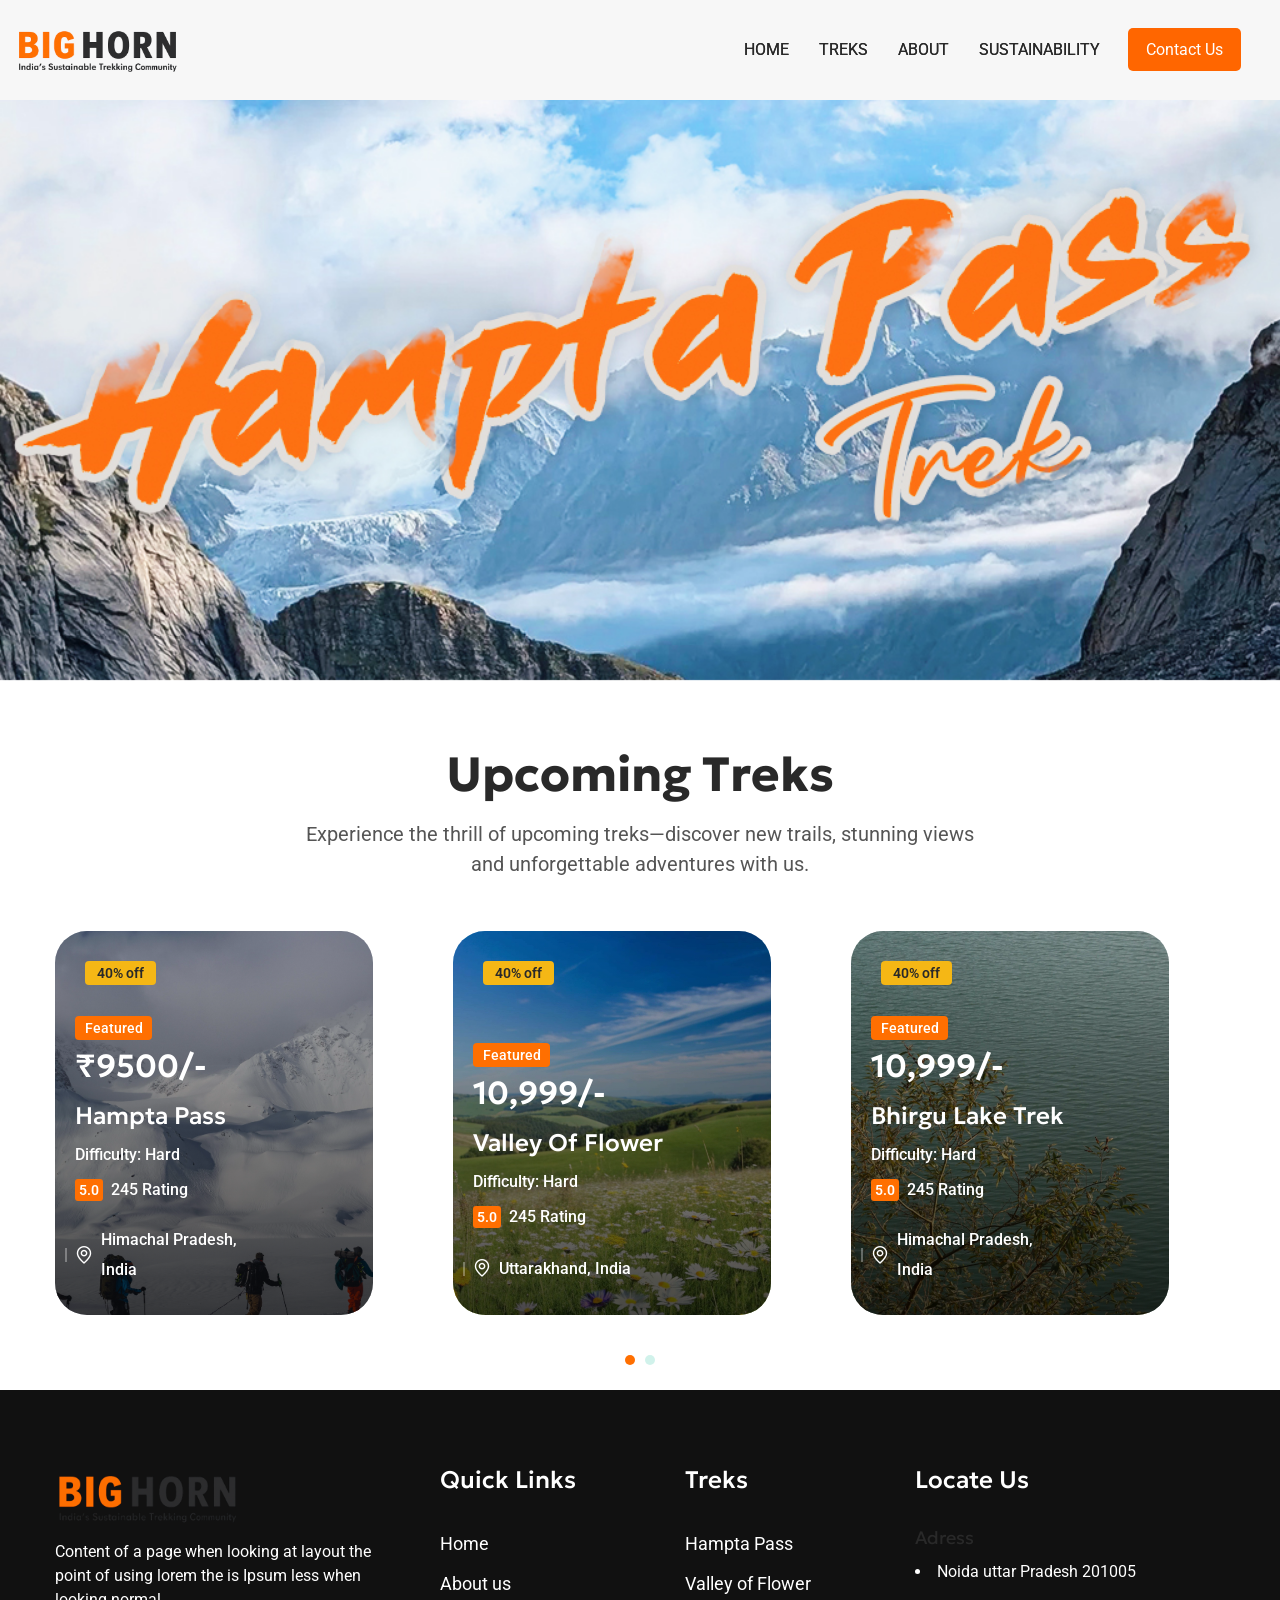
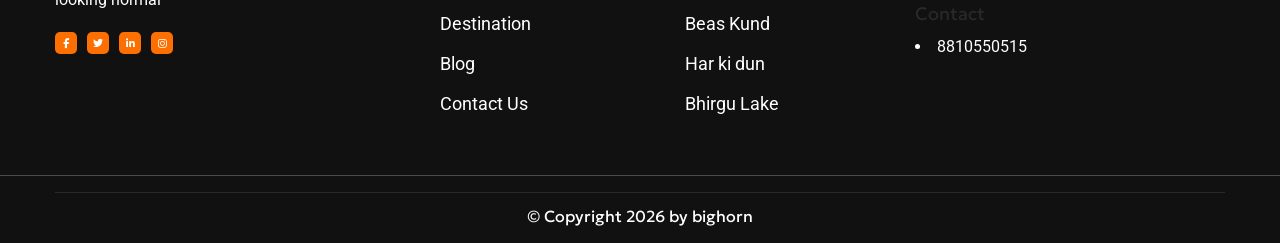
<file: activities.html>
<!DOCTYPE html>
<html lang="en">

<head>
    <meta charset="UTF-8">
    <meta name="viewport" content="width=device-width, initial-scale=1.0">
    <title>Activities</title>
    <!-- favicons Icons -->
    <link rel="apple-touch-icon" sizes="180x180" href="images/logo-1.png">
    <link rel="icon" type="image/png" sizes="32x32" href="images/logo-1.png">
    <link rel="icon" type="image/png" sizes="16x16" href="images/logo-1.png">
    <link rel="manifest" href="assets/images/logo-1.png">

    <!-- fonts -->
    <link rel="stylesheet" href="https://cdnjs.cloudflare.com/ajax/libs/font-awesome/6.5.1/css/all.min.css">

    <link rel="preconnect" href="https://fonts.googleapis.com">
    <link rel="preconnect" href="https://fonts.gstatic.com" crossorigin="">
    <link
        href="https://fonts.googleapis.com/css2?family=Caveat:wght@400..700&family=Geologica:wght@100..900&family=Roboto:ital,wght@0,100;0,300;0,400;0,500;0,700;0,900;1,100;1,300;1,400;1,500;1,700;1,900&display=swap"
        rel="stylesheet">
    <link rel="stylesheet" href="css/bootstrap.min.css">
    <link rel="stylesheet" href="css/bootstrap-select.min.css">
    <link rel="stylesheet" href="css/animate.min.css">
    <link rel="stylesheet" href="css/all.min.css">
    <link rel="stylesheet" href="css/jquery-ui.css">
    <link rel="stylesheet" href="css/jarallax.css">
    <link rel="stylesheet" href="css/jquery.magnific-popup.css">
    <link rel="stylesheet" href="css/daterangepicker.css">
    <link rel="stylesheet" href="css/style_1.css">
    <link rel="stylesheet" href="css/style.css">
    <link rel="stylesheet" href="css/slick.css">
    <link rel="stylesheet" href="css/owl.carousel.min.css">
    <link rel="stylesheet" href="css/owl.theme.default.min.css">

    <link rel="stylesheet" href="https://cdnjs.cloudflare.com/ajax/libs/font-awesome/6.4.0/css/all.min.css">

    <!-- template styles -->
    <link rel="stylesheet" href="css/bighorn.css">



    <style>
        .booking-form-wrapper {
            background: #fff;
            padding: 30px;
            border-radius: 15px;
            animation: fadeInUp 0.5s ease;
            height: 40vw;
        }

        .form-title {
            font-size: 24px;
            margin-bottom: 20px;
            text-align: center;
        }

        .form-group {
            margin-bottom: 5px;
        }

        label {
            font-weight: 600;
            margin-bottom: 6px;
            display: block;
        }

        input {
            width: 100%;
            padding: 10px;
            border: 1px solid #ccc;
            border-radius: 8px;
        }

        .qty-box {
            display: flex;
            align-items: center;
            gap: 10px;
        }

        .qty-btn {
            padding: 6px 12px;
            background: #eee;
            border: none;
            border-radius: 6px;
            cursor: pointer;
        }

        .qty-btn:hover {
            background: #ff6a00;
            color: white;
        }

        .form-summary {
            text-align: right;
            font-weight: bold;
        }

        .book-now-btn {
            background: #ff6a00;
            border: none;
            color: white;
            padding: 12px;
            width: 100%;
            border-radius: 10px;
            font-weight: bold;
            margin-top: 10px;
        }

        .book-now-btn:hover {
            background: #e35a00;
        }

        .form-footer {
            font-size: 12px;
            text-align: center;
            margin-top: 10px;
            color: #666;
        }
    </style>


</head>

<body class="custom-cursor">
    <!-- Preloader Icon -->
    <div class="page-wrapper">

        <header class="main-header main-header--two sticky-header sticky-header--normal ">
            <div class="container-fluid">
                <div class="main-header__inner">
                    <div class="main-header__logo">
                        <a href="index.html">
                            <img src="assets/logo.png" alt="Big Horn Logo" width="165">
                        </a>
                    </div>
                    <nav class="main-header__nav main-menu">
                        <ul class="main-menu__list">
                            <li>
                                <a href="index.html">Home</a>
                            </li>
                            <li class="dropdown">
                                <a href="#">Treks</a>
                                <ul class="sub-menu">
                                    <li class="dropdown">
                                        <a href="#">Upcoming Treks</a>
                                        <ul class="sub-menu">
                                            <li><a href="hampta-pass-trek.html">Hampta Pass Trek</a></li>
                                            <li><a href="valley-of-flower.html">Valley Of Flower</a></li>
                                            <li><a href="bhirgu-lake-trek.html">bhirgu lake trek</a></li>
                                            <li><a href="beas-kund.html">Beas Kund Trek</a></li>
                                            <li><a href="har-ki-kund.html">Har Ki Dun</a></li>
                                        </ul>
                                    </li>
                                    <li class="dropdown">
                                        <a href="tour.html">All Treks</a>
                                    </li>
                                </ul>
                            </li>
                            <li>
                                <a href="about.html">About</a>
                            </li>

                            <li>
                                <a href="sustainability.html">Sustainability</a>
                            </li>
                        </ul>
                    </nav>
                    <div class="main-header__right">
                        <div class="main-header__btn">
                            <a href="contact.html" class=""
                                style="background-color: #FF6600; color: white; padding: 12px 18px; border-radius: 5px; text-decoration: none;">
                                <span>Contact Us</span>
                            </a>
                        </div>

                        <div class="mobile-nav__btn mobile-nav__toggler">
                            <span></span>
                            <span></span>
                            <span></span>
                        </div>
                    </div>
                </div>
            </div>
        </header>

        <section class="hero-one" style="
        background-image: url('images/treks/Hampta-Pass-new.jpg');
        background-size: contain;
        background-position: center;
        background-repeat: no-repeat;
        width: 100%;
        aspect-ratio: 16/9;
        display: block;
        ">
        </section>
        <section class="tours-one">
            <div class="container">
                <div class="sec-title text-center">
                    <h3 class="sec-title__title">Upcoming Treks</h3>
                   
                    <p class="sec-title__text">Experience the thrill of upcoming treks—discover new
                        trails, stunning views <br> and unforgettable adventures with us.
                    </p>
                </div>
                <div class="tours-one__carousel bighorn-owl__carousel bighorn-owl__carousel--basic-nav owl-carousel"
                    data-owl-options='{
                        "loop": false,
                        "items": 1,
                        "nav": false,
                        "dots": true,
                        "margin": 24,
                        "responsive": {
                            "0": { "items": 1 },
                            "768": { "items": 2 },
                            "992": { "items": 2 },
                            "1200": { "items": 3 }
                        }
                    }'>
                    <div class="item" id="card">
                        <a href="hampta-pass-trek.html" style="text-decoration: none; color: inherit;">
                            <div class="tours-one__item">
                                <img src="images/treks/humta1.jpg" alt="bighorn">
                                <div class="tours-one__item__offer">40% off</div>
                                <div class="tours-one__item__content">
                                    <div class="tours-one__item__feature">Featured</div>
                                    <div class="tours-one__item__price">₹9500/-</div>
                                    <h3 class="tours-one__item__title">Hampta Pass</h3>
                                    <div class="tours-one__item__difficulty">Difficulty: Hard</div>
                                    <ul class="tours-one__item__meta list-unstyled">
                                        <li><span>5.0</span>245 Rating</li>

                                        <li><i class="flaticon-pin-1"></i>Himachal Pradesh, India</li>
                                    </ul>
                                </div>
                            </div>
                        </a>
                    </div>

                    <div class="item">
                        <a href="valley-of-flower.html" style="text-decoration: none; color: inherit;">
                            <div class="tours-one__item">
                                <img src="images/treks/flower2.jpg" alt="bighorn">
                                <div class="tours-one__item__offer">40% off</div>
                                <div class="tours-one__item__content">
                                    <div class="tours-one__item__feature">Featured</div>
                                    <div class="tours-one__item__price">10,999/-</div>
                                    <h3 class="tours-one__item__title">Valley Of Flower</h3>
                                    <div class="tours-one__item__difficulty">Difficulty: Hard</div>
                                    <ul class="tours-one__item__meta list-unstyled">
                                        <li><span>5.0</span>245 Rating</li>
                                        <li><i class="flaticon-pin-1"></i>Uttarakhand, India</li>
                                    </ul>
                                </div>
                            </div>
                        </a>
                    </div>

                    <div class="item">
                        <a href="bhirgu-lake-trek.html" style="text-decoration: none; color: inherit;">
                            <div class="tours-one__item">
                                <img src="images/treks/lake2.jpg" alt="bighorn">
                                <div class="tours-one__item__offer">40% off</div>
                                <div class="tours-one__item__content">
                                    <div class="tours-one__item__feature">Featured</div>
                                    <div class="tours-one__item__price">10,999/-</div>
                                    <h3 class="tours-one__item__title">Bhirgu Lake Trek</h3>
                                    <div class="tours-one__item__difficulty">Difficulty: Hard</div>
                                    <ul class="tours-one__item__meta list-unstyled">
                                        <li><span>5.0</span>245 Rating</li>
                                        <li><i class="flaticon-pin-1"></i>Himachal Pradesh, India</li>
                                    </ul>
                                </div>
                            </div>
                        </a>
                    </div>

                    <div class="item">
                        <a href="beas-kund.html" style="text-decoration: none; color: inherit;">
                            <div class="tours-one__item">
                                <img src="images/treks/lake1.jpg" alt="bighorn">
                                <div class="tours-one__item__offer">40% off</div>
                                <div class="tours-one__item__content">
                                    <div class="tours-one__item__feature">Featured</div>
                                    <div class="tours-one__item__price">7,950/-</div>
                                    <h3 class="tours-one__item__title">Beas Kund</h3>
                                    <div class="tours-one__item__difficulty">Difficulty: Hard</div>
                                    <ul class="tours-one__item__meta list-unstyled">
                                        <li><span>5.0</span>245 Rating</li>
                                        <li><i class="flaticon-pin-1"></i>Himachal Pradesh, India</li>
                                    </ul>
                                </div>
                            </div>
                        </a>
                    </div>

                    <div class="item">
                        <a href="har-ki-kund.html" style="text-decoration: none; color: inherit;">
                            <div class="tours-one__item">
                                <img src="images/treks/lake2.jpg" alt="bighorn">
                                <div class="tours-one__item__offer">40% off</div>
                                <div class="tours-one__item__content">
                                    <div class="tours-one__item__feature">Featured</div>
                                    <div class="tours-one__item__price">9,000/-</div>
                                    <h3 class="tours-one__item__title">Har ki Dun</h3>
                                    <div class="tours-one__item__difficulty">Difficulty: Hard</div>
                                    <ul class="tours-one__item__meta list-unstyled">
                                        <li><span>5.0</span>245 Rating</li>
                                        <li><i class="flaticon-pin-1"></i>Uttarakhand, India</li>
                                    </ul>
                                </div>
                            </div>
                        </a>
                    </div>
                    <!-- Place your .item blocks here -->

                </div>
            </div>
        </section>
    </div>



    <footer class="main-footer">
        <div class="container">
            <div class="row">
                <div class="col-md-6 col-xl-4 wow fadeInUp " data-wow-delay="00ms">
                    <div class="footer-widget footer-widget--about">
                        <a href="index.html" class="footer-widget__logo">
                            <img src="assets/logo.png" width="185" alt="bighorn HTML Template">
                        </a>
                        <p class="footer-widget__text">
                            Content of a page when looking at layout the<br> point of using lorem the is Ipsum less
                            when<br> looking normal
                        </p>
                        <div class="main-footer__social">
                            <a href="https://facebook.com">
                                <i class="fab fa-facebook-f" aria-hidden="true"></i>
                                <span class="sr-only">Facebook</span>
                            </a>
                            <a href="https://twitter.com">
                                <i class="fab fa-twitter" aria-hidden="true"></i>
                                <span class="sr-only">Twitter</span>
                            </a>
                            <a href="https://linkedin.com">
                                <i class="fab fa-linkedin-in" aria-hidden="true"></i>
                                <span class="sr-only">Linkedin</span>
                            </a>
                            <a href="https://instagram.com">
                                <i class="fab fa-instagram" aria-hidden="true"></i>
                                <span class="sr-only">Instagram</span>
                            </a>
                        </div><!-- /.main-footer__social -->
                    </div><!-- /.footer-widget -->
                </div><!-- /.col-md-6 -->
                <div class="col-md-6 col-xl-2 wow fadeInUp" data-wow-delay="100ms">
                    <div class="footer-widget footer-widget--links">
                        <h2 class="footer-widget__title">Quick Links</h2><!-- /.footer-widget__title -->
                        <ul class="list-unstyled footer-widget__links">
                            <li><a href="index.html">Home</a></li>
                            <li><a href="about.html">About us</a></li>
                            <li><a href="destination.html">Destination</a></li>
                            <li><a href="blog-grid-right.html">Blog</a></li>
                            <li><a href="contact.html">Contact Us</a></li>
                        </ul><!-- /.list-unstyled footer-widget__links -->
                    </div><!-- /.footer-widget -->
                </div><!-- /.col-md-6 -->
                <div class="col-md-6 col-xl-2 wow fadeInUp" data-wow-delay="200ms">
                    <div class="footer-widget footer-widget--links-two">
                        <h2 class="footer-widget__title">Treks</h2><!-- /.footer-widget__title -->
                        <ul class="list-unstyled footer-widget__links">
                            <li><a href="hampta-pass-trek.html">Hampta Pass</a></li>
                            <li><a href="valley-of-flower.html">Valley of Flower</a></li>
                            <li><a href="beas-kund.html"> Beas Kund</a></li>
                            <li><a href="har-ki-kund.html">Har ki dun</a></li>
                            <li><a href="bhirgu-lake-trek.html">Bhirgu Lake</a></li>
                        </ul><!-- /.list-unstyled footer-widget__links -->
                    </div><!-- /.footer-widget -->
                </div><!-- /.col-md-6 -->
                <div class="col-md-6 col-xl-4 wow fadeInUp" data-wow-delay="300ms">
                    <div class="footer-widget footer-widget--gallery">
                        <h2 class="footer-widget__title">Locate Us</h2><!-- /.footer-widget__title -->
                        <div class="footer-widget__gallery">
                            <div class="uper">
                                <h5 style="font-weight: 400; font-size: 18px ;"> Adress </h5>
                                <li>Noida uttar Pradesh 201005</li>
                            </div><!-- /.image-item -->
                            <div class="lower">

                                <h5 style="font-weight: 400; font-size: 18px;">Contact</h5>
                                <li>8810550515</li>
                            </div>
                        </div>
                    </div><!-- /.footer-widget -->
                </div><!-- /.col-md-6 -->
            </div><!-- /.row -->
        </div><!-- /.container -->
        <hr>
        <div class="main-footer__bottom  wow fadeInUp" data-wow-delay="00ms">
            <div class="container">
                <div class="main-footer__bottom__inner">
                    <p class="main-footer__copyright">
                        © Copyright <span class="dynamic-year"></span> by bighorn
                    </p>
                </div><!-- /.main-footer__inner -->
            </div><!-- /.container -->
        </div><!-- /.main-footer__bottom -->
    </footer><!-- /.main-footer -->



    <div class="mobile-nav__wrapper">
        <div class="mobile-nav__content">
            <span class="mobile-nav__close mobile-nav__toggler"><i class="fa fa-times"></i></span>

            <div class="logo-box">
                <a href="index.html" aria-label="logo image"><img src="assets/logo.png" width="145" alt="bighorn"></a>
            </div>
            <div class="mobile-nav__container"></div>
            <a href="contact.html"
                style="background-color: #FF6600; color: white; padding: 12px; border-radius: 5px; text-decoration: none; display: block; width: 100%; text-align: center; margin-top: 15px;">
                <span>Contact Us</span>
            </a>
            <ul class="mobile-nav__contact list-unstyled">
                <li>
                    <i class="fa fa-envelope"></i>
                    <a href="mailto:needhelp@bighorn.com">needhelp@bighorn.com</a>
                </li>
                <li>
                    <i class="fa fa-phone-alt"></i>
                    <a href="tel:666-888-0000">666 888 0000</a>
                </li>
            </ul>
        </div>
    </div>


    <script src="js/jquery-3.7.1.min.js"></script>
    <script src="js/bootstrap.bundle.min.js"></script>
    <script src="js/bootstrap-select.min.js"></script>
    <script src="js/jarallax.min.js"></script>
    <script src="js/jquery-ui.js"></script>
    <script src="js/jquery.ajaxchimp.min.js"></script>
    <script src="js/jquery.appear.min.js"></script>
    <script src="js/jquery.magnific-popup.min.js"></script>
    <script src="js/jquery.validate.min.js"></script>
    <script src="js/wNumb.min.js"></script>
    <script src="js/moment.min.js"></script>
    <script src="js/daterangepicker.js"></script>
    <script src="js/owl.carousel.min.js"></script>
    <script src="js/wow.js"></script>
    <script src="js/imagesloaded.min.js"></script>
    <script src="js/isotope.js"></script>
    <script src="js/simpleParallax.min.js"></script>
    <script src="js/slick.min.js"></script>
    <script src="js/countdown.min.js"></script>
    <script src="js/gsap.js"></script>
    <script src="js/scrolltrigger.min.js"></script>
    <script src="js/splittext.min.js"></script>
    <script src="js/bighorn-split.js"></script>
    <script src="js/bighorn.js"></script>



    <script>
        const pricePerAdult = 9500;
        const adultsInput = document.getElementById('adults');
        const totalPrice = document.getElementById('totalPrice');

        function updatePrice() {
            const qty = parseInt(adultsInput.value) || 1;
            totalPrice.textContent = `₹${qty * pricePerAdult}`;
        }

        function changeQty(change) {
            let current = parseInt(adultsInput.value);
            current = isNaN(current) ? 1 : current + change;
            if (current < 1) current = 1;
            adultsInput.value = current;
            updatePrice();
        }

        adultsInput.addEventListener('input', updatePrice);
        document.getElementById('trekBookingForm').addEventListener('submit', function (e) {
            e.preventDefault();
            alert("🎉 Booking successful!");
        });
    </script>
</body>

</html>
</file>
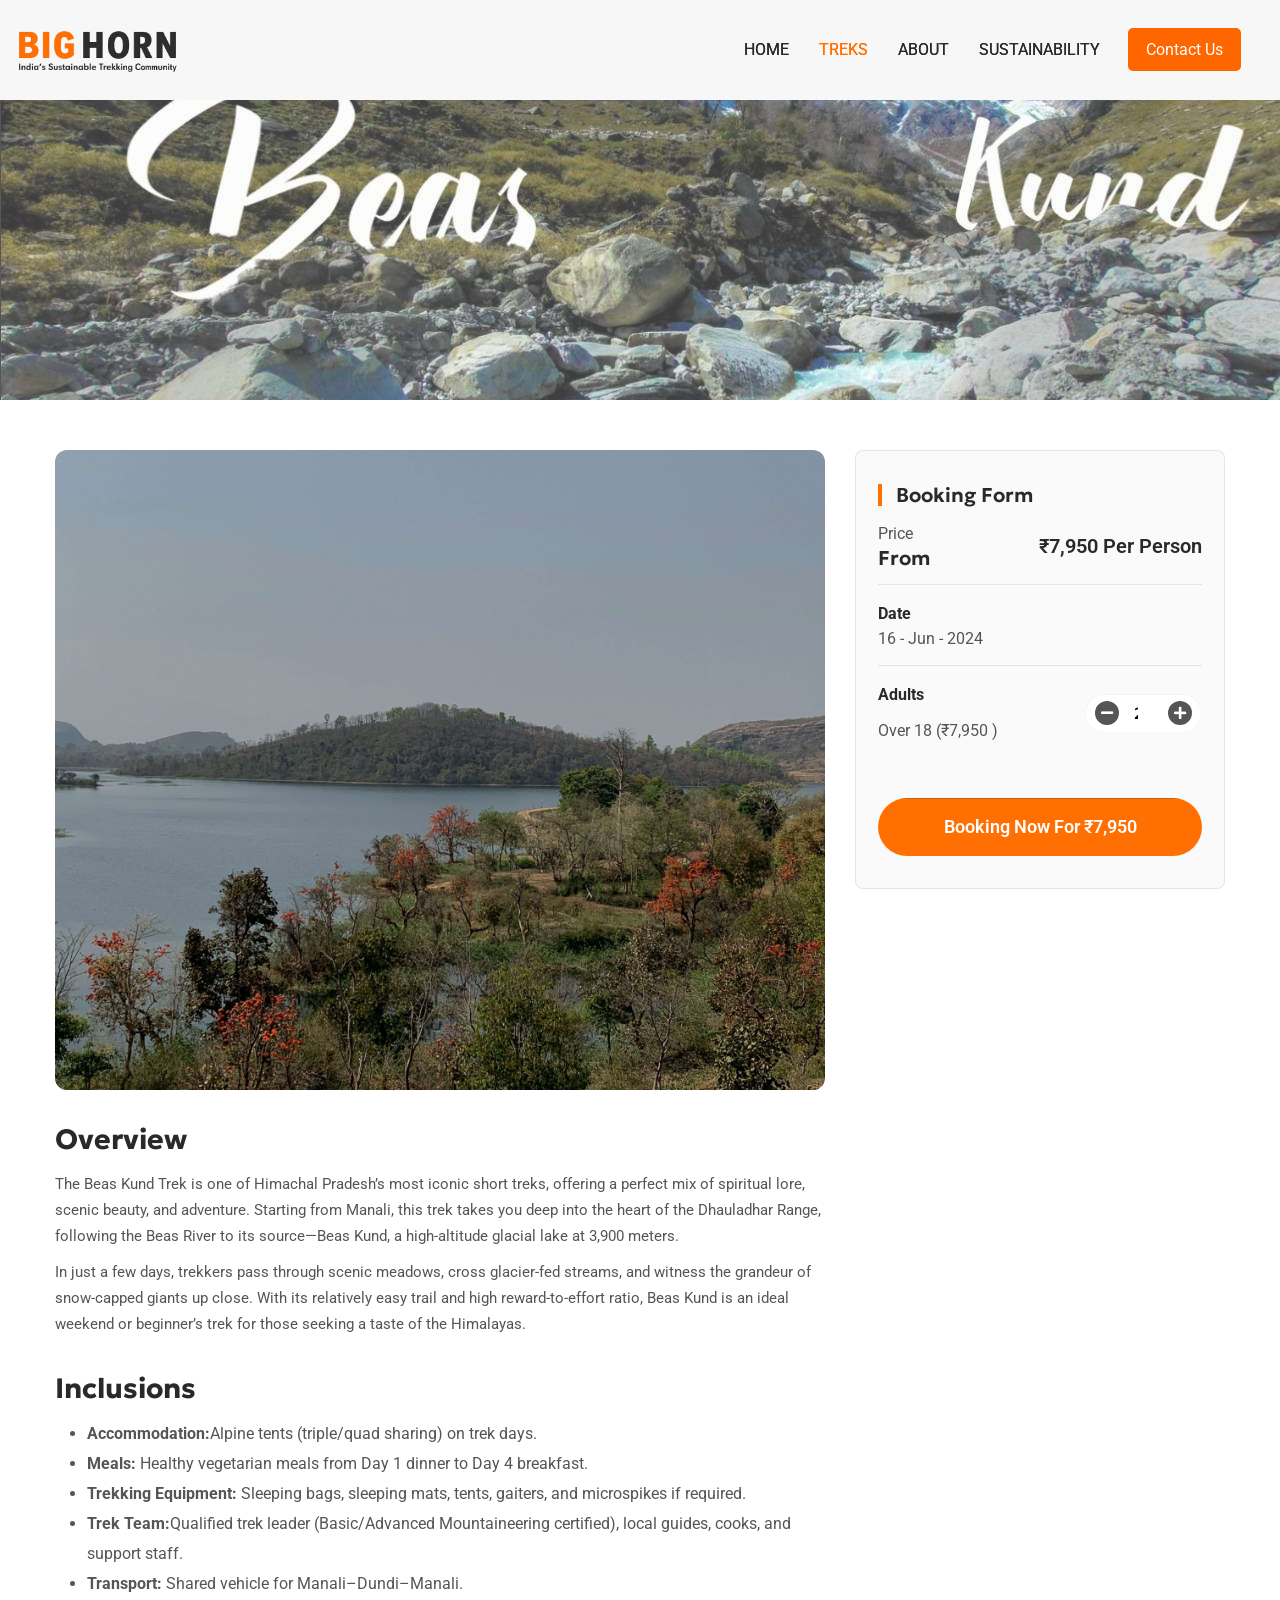
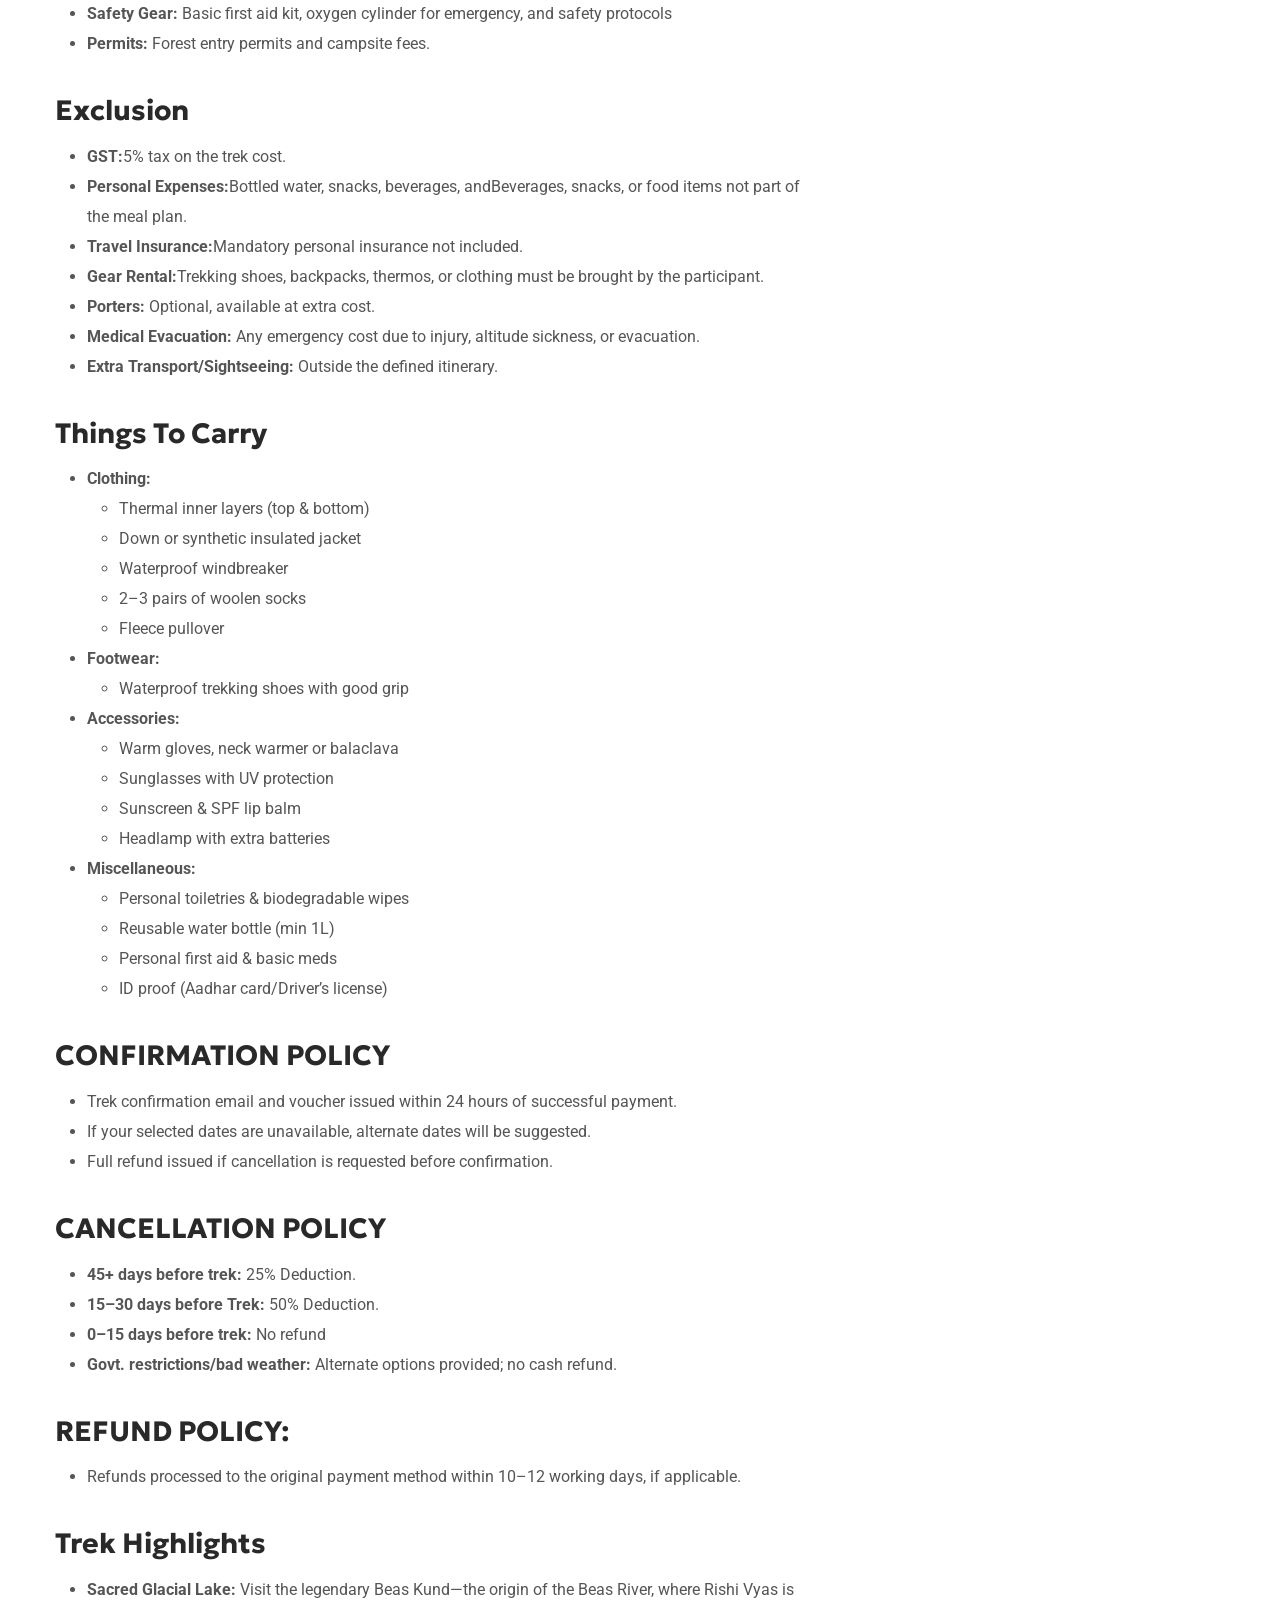
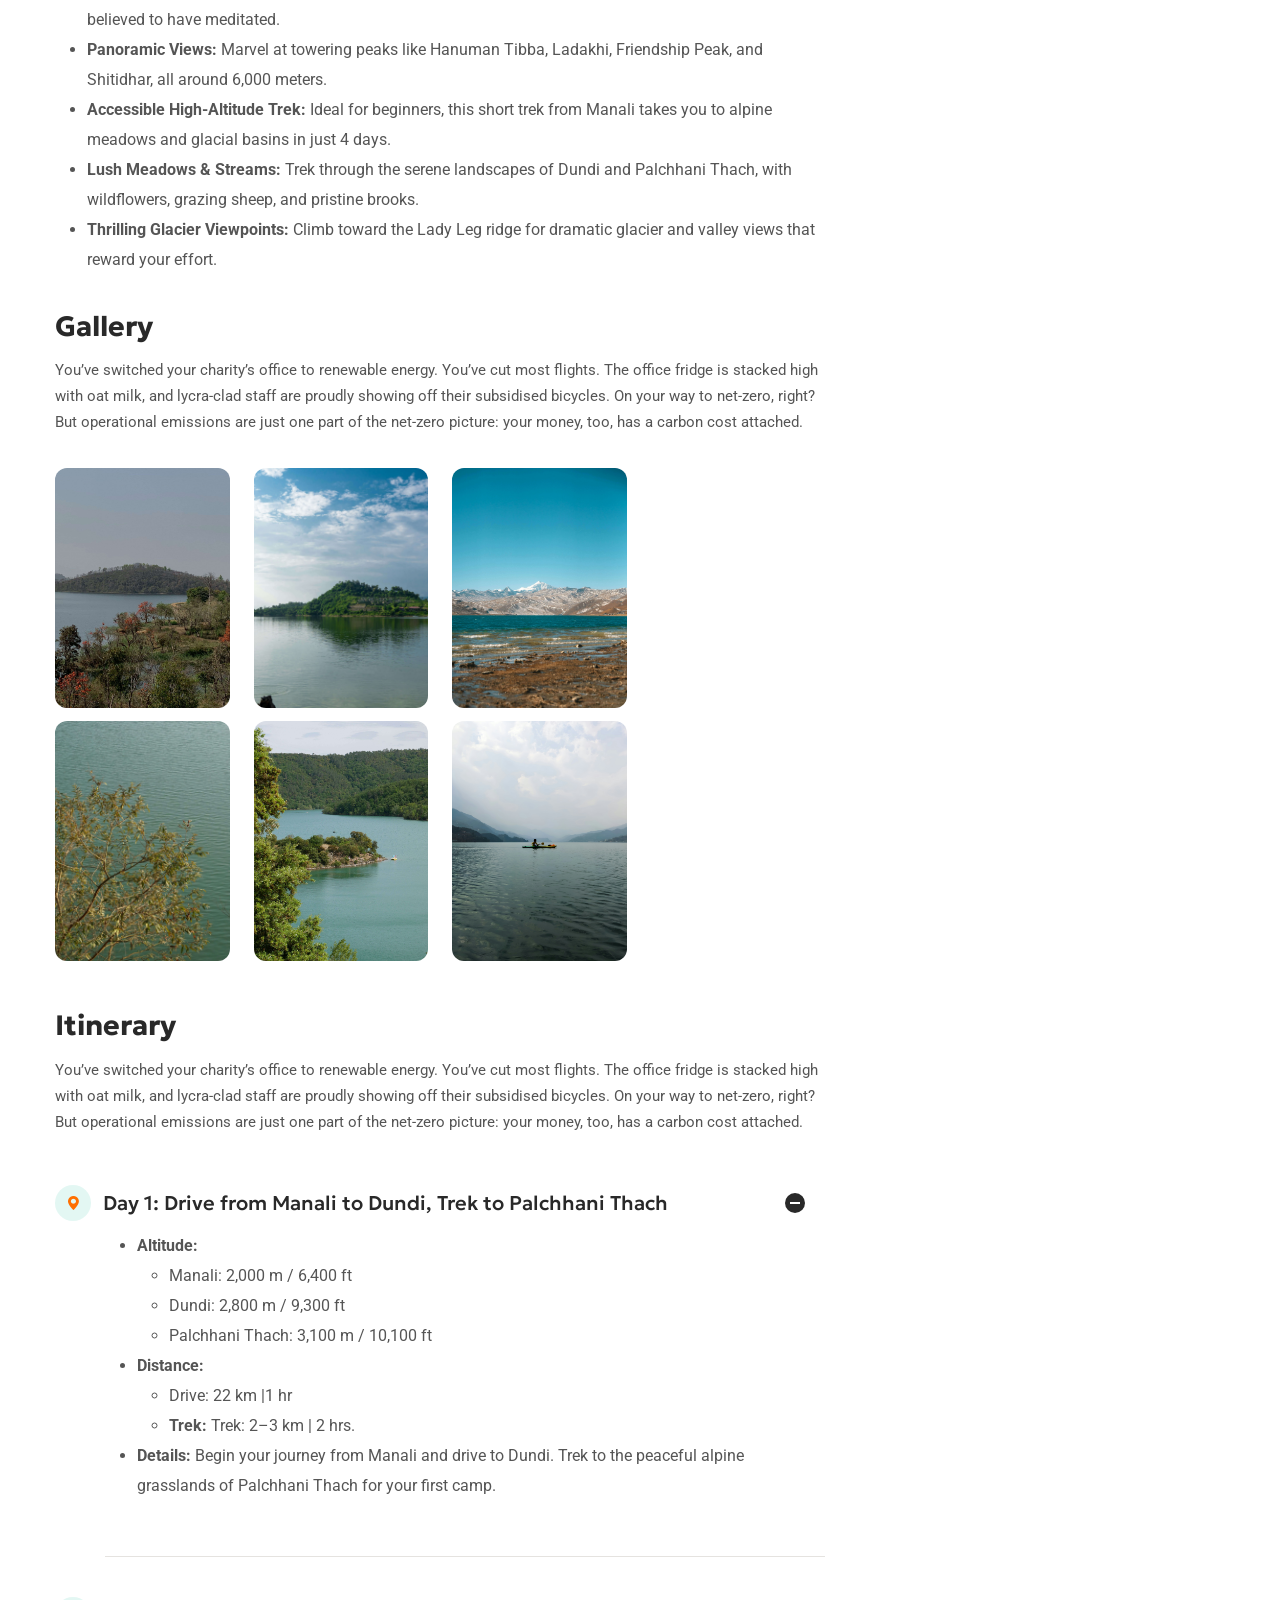
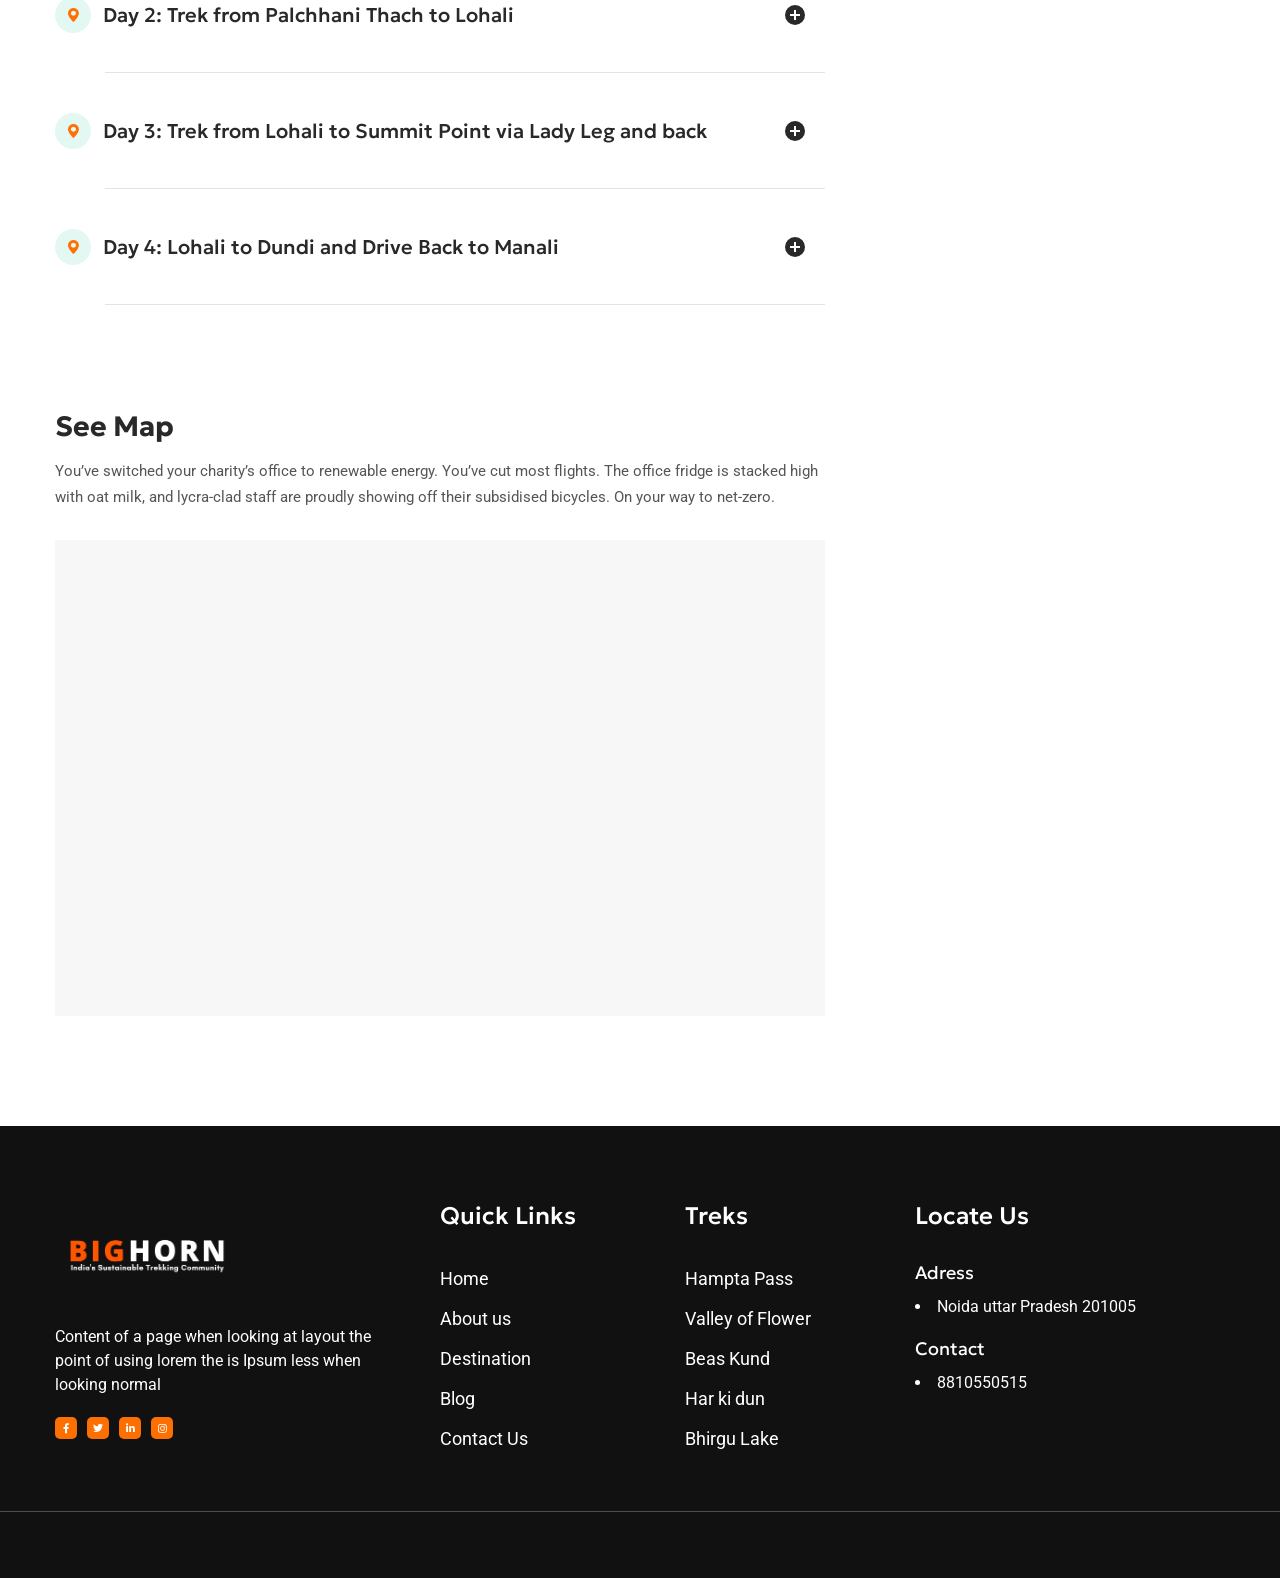
<file: beas-kund.html>
<!DOCTYPE html>
<html lang="en">

<head>
	<meta charset="UTF-8">
	<meta name="viewport" content="width=device-width, initial-scale=1.0">
	<title>Beas Kund || Big horn</title>
	<!-- favicons Icons -->
	<link rel="apple-touch-icon" sizes="180x180" href="images/apple-touch-icon.png">
	<link rel="icon" type="image/png" sizes="32x32" href="images/favicon-32x32.png">
	<link rel="icon" type="image/png" sizes="16x16" href="images/favicon-16x16.png">
	<link rel="manifest" href="assets/images/favicons/site.webmanifest">

	<!-- fonts -->
	<link rel="preconnect" href="https://fonts.googleapis.com">
	<link rel="preconnect" href="https://fonts.gstatic.com" crossorigin="">
	<link
		href="https://fonts.googleapis.com/css2?family=Caveat:wght@400..700&family=Geologica:wght@100..900&family=Roboto:ital,wght@0,100;0,300;0,400;0,500;0,700;0,900;1,100;1,300;1,400;1,500;1,700;1,900&display=swap"
		rel="stylesheet">
	<link rel="stylesheet" href="css/bootstrap.min.css">
	<link rel="stylesheet" href="css/bootstrap-select.min.css">
	<link rel="stylesheet" href="css/animate.min.css">
	<link rel="stylesheet" href="css/all.min.css">
	<link rel="stylesheet" href="css/jquery-ui.css">
	<link rel="stylesheet" href="css/jarallax.css">
	<link rel="stylesheet" href="css/jquery.magnific-popup.css">
	<link rel="stylesheet" href="css/daterangepicker.css">
	<link rel="stylesheet" href="css/style_1.css">
	<link rel="stylesheet" href="css/style.css">
	<link rel="stylesheet" href="css/slick.css">
	<link rel="stylesheet" href="css/owl.carousel.min.css">
	<link rel="stylesheet" href="css/owl.theme.default.min.css">

	<!-- template styles -->
	<link rel="stylesheet" href="css/bighorn.css">

</head>

<body class="custom-cursor">
	<!-- Preloader Icon -->
	<div class="page-wrapper">

	  <header class="main-header main-header--two sticky-header sticky-header--normal ">
            <div class="container-fluid">
                <div class="main-header__inner">
                    <div class="main-header__logo">
                        <a href="index.html">
                            <img src="assets/logo.png" alt="Big Horn Logo" width="165">
                        </a>
                    </div>
                    <nav class="main-header__nav main-menu">
                        <ul class="main-menu__list">
                            <li>
                                <a href="index.html">Home</a>
                            </li>
                            <li class="dropdown">
                                <a href="#">Treks</a>
                                <ul class="sub-menu">
                                    <li class="dropdown">
                                        <a href="#">Upcoming Treks</a>
                                        <ul class="sub-menu">
                                            <li><a href="hampta-pass-trek.html">Hampta Pass Trek</a></li>
                                            <li><a href="valley-of-flower.html">Valley Of Flower</a></li>
                                            <li><a href="bhirgu-lake-trek.html">bhirgu lake trek</a></li>
                                            <li><a href="beas-kund.html">Beas Kund Trek</a></li>
                                            <li><a href="har-ki-kund.html">Har Ki Dun</a></li>
                                        </ul>
                                    </li>
                                    <li class="dropdown">
                                        <a href="tour.html">All Treks</a>
                                    </li>
                                </ul>
                            </li>
                            <li>
                                <a href="about.html">About</a>
                            </li>

                            <li>
                                <a href="sustainability.html">Sustainability</a>
                            </li>
                        </ul>
                    </nav>
                    <div class="main-header__right">
                        <div class="main-header__btn">
                            <a href="contact.html" class=""
                                style="background-color: #FF6600; color: white; padding: 12px 18px; border-radius: 5px; text-decoration: none;">
                                <span>Contact Us</span>
                            </a>
                        </div>

                        <div class="mobile-nav__btn mobile-nav__toggler">
                            <span></span>
                            <span></span>
                            <span></span>
                        </div>
                    </div>
                </div>
            </div>
        </header>

		<section class="page-header">
			<div class="page-header__beas">
				
			</div><!-- /.page-header__bg -->
		</section><!-- /.page-header -->

		<section class="tours-details">
			<div class="container">
				<div class="row gutter-y-60">
					<div class="col-lg-8 wow fadeInUp" data-wow-delay="100ms">
						<div class="tours-details__image">
							<img src="images/treks/lake1.jpg" alt="bighorn">
						</div><!-- tours-details__image -->
						<div class="tours-details__content">
							<h3 class="tours-details__title">Overview</h3>
							<p class="tours-details__text">
								The Beas Kund Trek is one of Himachal Pradesh’s most iconic short treks, offering a
								perfect mix of spiritual lore, scenic beauty, and adventure. Starting from Manali, this
								trek takes you deep into the heart of the Dhauladhar Range, following the Beas River to
								its source—Beas Kund, a high-altitude glacial lake at 3,900 meters.
							</p>
							<p class="tours-details__text">
								In just a few days, trekkers pass through scenic meadows, cross glacier-fed streams, and
								witness the grandeur of snow-capped giants up close. With its relatively easy trail and
								high reward-to-effort ratio, Beas Kund is an ideal weekend or beginner’s trek for those
								seeking a taste of the Himalayas.
							</p>


							<h3 class="tours-details__title mt35">Inclusions</h3>
							<p class="tours-details__text">
							<ul>
								<li><b>Accommodation:</b>Alpine tents (triple/quad sharing) on trek days.

								</li>
								<li> <b>Meals:</b> Healthy vegetarian meals from Day 1 dinner to Day 4 breakfast.</li>

								<li><b>Trekking Equipment: </b>Sleeping bags, sleeping mats, tents, gaiters, and
									microspikes if required.</li>

								<li><b>Trek Team:</b>Qualified trek leader (Basic/Advanced Mountaineering certified),
									local guides, cooks, and support staff.</li>

								<li><b>Transport:</b>
									Shared vehicle for Manali–Dundi–Manali.</li>
								<li><b>Safety Gear:</b>
									Basic first aid kit, oxygen cylinder for emergency, and safety protocols</li>
								<li><b>Permits:</b>
									Forest entry permits and campsite fees.</li>
							</ul>
							</p>
							<h3 class="tours-details__title mt35">Exclusion</h3>
							<p class="tours-details__text">
							<ul>
								<li><b> GST:</b>5% tax on the trek cost.</li>
								<li><b>Personal Expenses:</b>Bottled water, snacks, beverages, andBeverages, snacks, or
									food items not part of the meal plan.</li>
								<li> <b>Travel Insurance:</b>Mandatory personal insurance not included.
								</li>

								<li><b>Gear Rental:</b>Trekking shoes, backpacks, thermos, or clothing must be brought
									by the participant.
								</li>
								<li><b>Porters: </b>Optional, available at extra cost.</li>
								<li><b>Medical Evacuation:</b>
									Any emergency cost due to injury, altitude sickness, or evacuation.</li>
								<li><b>Extra Transport/Sightseeing:</b>
									Outside the defined itinerary.</li>
							</ul>
							</p>
							<h3 class="tours-details__title mt35">Things To Carry </h3>
							<p class="tours-details__text">
							<ul>
								<li><b>Clothing:</b>
									<ul>
										<li>Thermal inner layers (top & bottom)</li>
										<li>Down or synthetic insulated jacket</li>
										<li>Waterproof windbreaker</li>
										<li>2–3 pairs of woolen socks
										</li>
										<li>Fleece pullover</li>
									</ul>
								</li>
								<li><b>Footwear:</b>
									<ul>
										<li>Waterproof trekking shoes with good grip</li>


									</ul>
								</li>
								<li><b>Accessories:</b>
									<ul>
										<li>Warm gloves, neck warmer or balaclava
										</li>
										<li>Sunglasses with UV protection</li>
										<li>Sunscreen & SPF lip balm</li>
										<li>Headlamp with extra batteries
										</li>
									</ul>
								</li>
								<li><b>Miscellaneous:</b>
									<ul>
										<li>Personal toiletries & biodegradable wipes
										</li>
										<li>Reusable water bottle (min 1L)</li>
										<li>Personal first aid & basic meds</li>
										<li>ID proof (Aadhar card/Driver’s license)</li>
									</ul>
								</li>





							</ul>
							</p>
							<h3 class="tours-details__title mt35">CONFIRMATION POLICY </h3>
							<p class="tours-details__text">
							<ul>
								<li>Trek confirmation email and voucher issued within 24 hours of successful payment.
								</li>
								<li>If your selected dates are unavailable, alternate dates will be suggested.</li>
								<li> Full refund issued if cancellation is requested before confirmation.</li>



							</ul>
							</p>
							<h3 class="tours-details__title mt35">CANCELLATION POLICY </h3>
							<p class="tours-details__text">
							<ul>
								<li><b>45+ days before trek:</b> 25% Deduction.</li>
								<li><b> 15–30 days before Trek:</b> 50% Deduction.</li>
								<li><b> 0–15 days before trek:</b> No refund
								</li>
								<li><b> Govt. restrictions/bad weather:</b> Alternate options provided; no cash refund.
								</li>
							</ul>
							</p>
							<h3 class="tours-details__title mt35">REFUND POLICY: </h3>
							<p class="tours-details__text">
								<ul><li>Refunds processed to the original payment method within 10–12 working days, if
								applicable.</b></li></ul>
								 
							</p>


							<!-- <div class="row">
								<div class="col-xl-4 col-md-6">
									<ul class="tours-details__list">
										<li> Breakfast, lunch, and dinner.</li>
										<li><i class="flaticon-check"></i>Breakfast, lunch, and dinner.</li>
										<li><i class="flaticon-check"></i>Breakfast, lunch, and dinner.</li>
										<li><i class="flaticon-check"></i>Breakfast, lunch, and dinner.</li>
									</ul>
								</div>
								<div class="col-xl-4 col-md-6">
									<ul class="tours-details__list">
										<li><i class="flaticon-close"></i>Professional tour guide</li>
										<li><i class="flaticon-close"></i>Breakfast, lunch, and dinner.</li>
										<li><i class="flaticon-close"></i>Breakfast, lunch, and dinner.</li>
										<li><i class="flaticon-close"></i>Breakfast, lunch, and dinner.</li>
									</ul>
								</div>
								<div class="col-xl-4">
								</div>
							</div> -->
							<h3 class="tours-details__title mt35">Trek Highlights</h3>

							<p class="tours-details__text">
							<ul>
								<li><b>Sacred Glacial Lake:</b> Visit the legendary Beas Kund—the origin of the Beas
									River, where Rishi Vyas is believed to have meditated.</li>

								<li><b>Panoramic Views:</b> Marvel at towering peaks like Hanuman Tibba, Ladakhi,
									Friendship Peak, and Shitidhar, all around 6,000 meters.</li>

								<li><b>Accessible High-Altitude Trek:</b> Ideal for beginners, this short trek from
									Manali takes you to alpine meadows and glacial basins in just 4 days.</li>

								<li><b>Lush Meadows & Streams:</b> Trek through the serene landscapes of Dundi and
									Palchhani Thach, with wildflowers, grazing sheep, and pristine brooks.</li>
								<li><b>Thrilling Glacier Viewpoints:</b>
									Climb toward the Lady Leg ridge for dramatic glacier and valley views that reward
									your effort.</li>
							</ul>
							</p>

						</div><!-- tours-details__content -->
						<h3 class="tours-details__title mt35">Gallery</h3>
						<p class="tours-details__text">
							You’ve switched your charity’s office to renewable energy. You’ve cut most flights. The
							office fridge is stacked high with
							oat milk, and lycra-clad staff are proudly showing off their subsidised bicycles. On your
							way to net-zero, right? But
							operational emissions are just one part of the net-zero picture: your money, too, has a
							carbon cost attached.
						</p>
						<div class="row gutter-x-24">
							<div class="col-xl-3 col-md-6">
								<div class="tours-details__gallery">
									<img src="images/treks/lake1.jpg" height="240rem" alt="bighorn">
								</div>
								<div class="tours-details__gallery">
									<img src="images/treks/lake2.jpg" height="240rem" alt="bighorn">
								</div>
							</div>
							<div class="col-xl-3 col-md-6">
								<div class="tours-details__gallery">
									<img src="images/treks/lake3.jpg" height="240rem" alt="bighorn">
								</div>
								<div class="tours-details__gallery">
									<img src="images/treks/lake4.jpg" height="240rem" alt="bighorn">
								</div>
							</div>
							<div class="col-xl-3 col-md-6">
								<div class="tours-details__gallery">
									<img src="images/treks/lake5.jpg" height="240rem" alt="bighorn">
								</div>
								<div class="tours-details__gallery">
									<img src="images/treks/lake6.jpg" height="240rem" alt="bighorn">
								</div>
							</div>
							 
						</div>
						<h3 class="tours-details__title mt35">Itinerary</h3>
						<p class="tours-details__text">
							You’ve switched your charity’s office to renewable energy. You’ve cut most flights. The
							office fridge is stacked high with
							oat milk, and lycra-clad staff are proudly showing off their subsidised bicycles. On your
							way to net-zero, right? But
							operational emissions are just one part of the net-zero picture: your money, too, has a
							carbon cost attached.
						</p>

						<div class="tours-details__accordion bighorn-accrodion" data-grp-name="bighorn-accrodion">
							<div class="accrodion active">
								<div class="accrodion-title">
									<h4>
										<i class="flaticon-pin"></i>
										Day 1: Drive from Manali to Dundi, Trek to Palchhani Thach
										<span class="accrodion-title__icon"></span><!-- /.accrodion-title__icon -->
									</h4>
								</div><!-- /.accordian-title -->
								<div class="accrodion-content">
									<div class="inner">
										<p>
										<ul>
											<li><b>Altitude:</b>
												<ul>
													<li>Manali: 2,000 m / 6,400 ft


													</li>
													<li>Dundi: 2,800 m / 9,300 ft</li>
													<li>Palchhani Thach: 3,100 m / 10,100 ft</li>
												</ul>
											</li>
											<li><b>Distance:</b>
												<ul>
													<li>Drive: 22 km |1 hr</li>
													<li><b>Trek:</b>
														Trek: 2–3 km | 2 hrs.</li>
												</ul>
											</li>
											<li><b>Details:</b> Begin your journey from Manali and drive to Dundi. Trek
												to the peaceful alpine grasslands of Palchhani Thach for your first
												camp.</li>
										</ul>
										</p>
									</div><!-- /.accordian-content -->
								</div>
							</div><!-- /.accordian-item -->
							<div class="accrodion">
								<div class="accrodion-title">
									<h4>
										<i class="flaticon-pin"></i>
										Day 2: Trek from Palchhani Thach to Lohali
										<span class="accrodion-title__icon"></span><!-- /.accrodion-title__icon -->
									</h4>
								</div><!-- /.accordian-title -->
								<div class="accrodion-content">
									<div class="inner">
										<p>
										<ul>
											<li><b>Altitude:</b>
												<ul>
													<li>Palchhani Thach: 3,100 m / 10,100 ft</li>
													<li>Lohali: 3,400 m / 11,100 ft
													</li>

												</ul>
											</li>

											<li><b> Trek Distance:</b>: 3–4 km | 4–5 hrs</li>
											<li><b> Details:</b>A gradual ascent brings you to Lohali, a beautiful
												campsite set against rocky ridges and mountain views.</li>
										</ul>
										</p>
									</div><!-- /.accordian-content -->
								</div>
							</div><!-- /.accordian-item -->
							<div class="accrodion">
								<div class="accrodion-title">
									<h4>
										<i class="flaticon-pin"></i>
										Day 3: Trek from Lohali to Summit Point via Lady Leg and back
										<span class="accrodion-title__icon"></span><!-- /.accrodion-title__icon -->
									</h4>
								</div><!-- /.accordian-title -->
								<div class="accrodion-content">
									<div class="inner">
										<p>
										<ul>
											<li><b>Altitude:</b>
												<ul>
													<li>Lohali: 3,400 m / 11,100 ft</li>
													<li>Lady Leg: 3,900 m / 12,700 ft</li>
													<li>Beas Kund Summit Point: 3,900 m / 12,800 ft</li>
												</ul>
											</li>
											<li><b>Trek Distance:</b>: 5–6 km | 5–6 hrs</li>
											<li><b>Details: </b> Today’s highlight is reaching Beas Kund. Trek via the
												steep Lady Leg ridge to witness the emerald lake and towering glaciers,
												then return to Lohali.


											</li>
										</ul>
										</p>
									</div><!-- /.accordian-content -->
								</div>
							</div><!-- /.accordian-item -->
							<div class="accrodion">
								<div class="accrodion-title">
									<h4>
										<i class="flaticon-pin"></i>
										Day 4: Lohali to Dundi and Drive Back to Manali
										<span class="accrodion-title__icon"></span><!-- /.accrodion-title__icon -->
									</h4>
								</div><!-- /.accordian-title -->
								<div class="accrodion-content">
									<div class="inner">
										<p>
										<ul>
											<li><b>Altitude:</b>
												<ul>
													<li>Lohali: 3,400 m / 11,100 ft</li>
													<li>Dundi: 2,800 m / 9,300 ft</li>

												</ul>
											</li>
											<li><b>Distance:</b>
												<ul>
													<li>Trek: 5–6 km | 4–5 hrs</li>
													<li>Drive: 22 km | 1 hr</li>
												</ul>
											</li>
											<li><b>Details:</b>
												 Descend through the valley to Dundi and drive back to Manali by afternoon.
											</li>

										</ul>
										</p>
									</div><!-- /.accordian-content -->
								</div>
							</div>

						</div><!-- /.accordian-item -->

						<!-- /.accordian-item --><!-- /.accordian-item -->
						<!-- /.accordian-item -->

					</div>
					<div class="col-lg-4 wow fadeInRight" data-wow-delay="200ms">
					<div class="tours-details__booking">
						<h3 class="tours-details__booking__title">Booking Form</h3>
						<form class="contact-form-validated form-one" action="inc/sendemail.php">
							<ul class="tours-details__booking__list">
								<li>
									<h5 class="tours-details__booking__list__left">
										<span>Price</span>
										From
									</h5>
									&#8377;7,950 Per Person
								</li>
								<li>
								<h5 class="tours-details__booking__list__left">
									Date
									<span>16 - Jun - 2024</span>
								</h5>
							</li>
							<li>
								<h5 class="tours-details__booking__list__left">
									Adults
									<span>Over 18 (&#8377;7,950 )</span>
								</h5>
								<div class="tours-details__booking__list__control">
									<button class="sub"><i class="fas fa-minus"></i></button>
									<input id="guests" type="number" value="2" name="guests" placeholder="2">
									<button class="add"><i class="fas fa-plus"></i></button>
								</div>
							</li>
							</ul>

							<button type="submit" class="bighorn-btn"><span>Booking Now For  &#8377;7,950</span></button>
						</form>
						<div class="result"></div>
					</div><!-- /.tours-details__booking -->
				</div><!-- /.col-lg-4 -->
				<div class="col-lg-8 wow" data-wow-delay="200ms">  
					<h3 class="tours-details__title">See Map</h3>
					<p class="tours-details__text">
						You’ve switched your charity’s office to renewable energy. You’ve cut most flights. The
						office fridge is stacked high with
						oat milk, and lycra-clad staff are proudly showing off their subsidised bicycles. On your
						way to net-zero.
					</p>
					<div class="tours-details__map">
					<iframe title="template google map" src="https://www.google.com/maps/embed?pb=!1m18!1m12!1m3!1d3371.3489377782357!2d77.14771347562869!3d32.32934080672971!2m3!1f0!2f0!3f0!3m2!1i1024!2i768!4f13.1!3m3!1m2!1s0x39048763cd06424f%3A0x844092f407af9295!2sBeas%20Kund%20Trek!5e0!3m2!1sen!2sin!4v1751099666815!5m2!1sen!2sin" width="600" height="450" style="border:0;" allowfullscreen="" loading="lazy" referrerpolicy="no-referrer-when-downgrade"></iframe>
					</div>
					</div><!-- /.tours-details__map -->

				</div><!-- /.col-lg-8 -->
				 
			</div><!-- /.row -->
	</div><!-- /.container -->
	</section><!-- tour-details -->


   <footer class="main-footer">
            <div class="container">
                <div class="row">
                    <div class="col-md-6 col-xl-4 wow fadeInUp " data-wow-delay="00ms">
                        <div class="footer-widget footer-widget--about">
                            <a href="index.html" class="footer-widget__logo">
                                <img src="images/Bighornwhite.png" width="185" alt="bighorn HTML Template">
                            </a>
                            <p class="footer-widget__text">
                                Content of a page when looking at layout the<br> point of using lorem the is Ipsum less
                                when<br> looking normal
                            </p>
                            <div class="main-footer__social">
                                <a href="https://facebook.com">
                                    <i class="fab fa-facebook-f" aria-hidden="true"></i>
                                    <span class="sr-only">Facebook</span>
                                </a>
                                <a href="https://twitter.com">
                                    <i class="fab fa-twitter" aria-hidden="true"></i>
                                    <span class="sr-only">Twitter</span>
                                </a>
                                <a href="https://linkedin.com">
                                    <i class="fab fa-linkedin-in" aria-hidden="true"></i>
                                    <span class="sr-only">Linkedin</span>
                                </a>
                                <a href="https://instagram.com">
                                    <i class="fab fa-instagram" aria-hidden="true"></i>
                                    <span class="sr-only">Instagram</span>
                                </a>
                            </div><!-- /.main-footer__social -->
                        </div><!-- /.footer-widget -->
                    </div><!-- /.col-md-6 -->
                    <div class="col-md-6 col-xl-2 wow fadeInUp" data-wow-delay="100ms">
                        <div class="footer-widget footer-widget--links">
                            <h2 class="footer-widget__title">Quick Links</h2><!-- /.footer-widget__title -->
                            <ul class="list-unstyled footer-widget__links">
                                <li><a href="index.html">Home</a></li>
                                <li><a href="about.html">About us</a></li>
                                <li><a href="destination.html">Destination</a></li>
                                <li><a href="blog-grid-right.html">Blog</a></li>
                                <li><a href="contact.html">Contact Us</a></li>
                            </ul><!-- /.list-unstyled footer-widget__links -->
                        </div><!-- /.footer-widget -->
                    </div><!-- /.col-md-6 -->
                    <div class="col-md-6 col-xl-2 wow fadeInUp" data-wow-delay="200ms">
                        <div class="footer-widget footer-widget--links-two">
                            <h2 class="footer-widget__title">Treks</h2><!-- /.footer-widget__title -->
                            <ul class="list-unstyled footer-widget__links">
                                <li><a href="hampta-pass-trek.html">Hampta Pass</a></li>
                                <li><a href="valley-of-flower.html">Valley of Flower</a></li>
                                <li><a href="beas-kund.html"> Beas Kund</a></li>
                                <li><a href="har-ki-kund.html">Har ki dun</a></li>
                                <li><a href="bhirgu-lake-trek.html">Bhirgu Lake</a></li>
                            </ul><!-- /.list-unstyled footer-widget__links -->
                        </div><!-- /.footer-widget -->
                    </div><!-- /.col-md-6 -->
                    <div class="col-md-6 col-xl-4 wow fadeInUp" data-wow-delay="300ms">
                        <div class="footer-widget footer-widget--gallery">
                            <h2 class="footer-widget__title">Locate Us</h2><!-- /.footer-widget__title -->
                            <div class="footer-widget__gallery">
                                <div class="uper">
                                    <h5 style="font-weight: 400; font-size: 18px ; color: #fff;"> Adress </h5>
                                    <li>Noida uttar Pradesh 201005</li>
                                </div><!-- /.image-item -->
                                <div class="lower">

                                    <h5 style="font-weight: 400; font-size: 18px; color: #fff;">Contact</h5>
                                    <li>8810550515</li>
                                </div>
                            </div>
                        </div><!-- /.footer-widget -->
                    </div><!-- /.col-md-6 -->
                </div><!-- /.row -->
            </div><!-- /.container -->
            <hr>
            <div class="main-footer__bottom  wow fadeInUp" data-wow-delay="00ms">
                <div class="container">
                    <div class="main-footer__bottom__inner">
                        <p class="main-footer__copyright">
                            © Copyright <span class="dynamic-year"></span> by bighorn
                        </p>
                    </div><!-- /.main-footer__inner -->
                </div><!-- /.container -->
            </div><!-- /.main-footer__bottom -->
        </footer><!-- /.main-footer -->

	</div><!-- /.page-wrapper -->


	<div class="mobile-nav__wrapper">

		<!-- /.mobile-nav__overlay -->
		<div class="mobile-nav__content">
			<span class="mobile-nav__close mobile-nav__toggler"><i class="fa fa-times"></i></span>

			<div class="logo-box">
				<a href="index.html" aria-label="logo image"><img src="assets/logo.png" width="145" alt="bighorn"></a>
			</div>
			<!-- /.logo-box -->
			<div class="mobile-nav__container"></div>
			<!-- /.mobile-nav__container -->
			<a href="contact.html"
				style="background-color: #FF6600; color: white; padding: 12px; border-radius: 5px; text-decoration: none; display: block; width: 100%; text-align: center; margin-top: 15px;">
				<span>Contact Us</span>
			</a>

			<ul class="mobile-nav__contact list-unstyled">
				<li>
					<i class="fa fa-envelope"></i>
					<a href="mailto:needhelp@bighorn.com">needhelp@bighorn.com</a>
				</li>
				<li>
					<i class="fa fa-phone-alt"></i>
					<a href="tel:666-888-0000">666 888 0000</a>
				</li>
			</ul>
		</div>
		<!-- /.mobile-nav__content -->
	</div>


	<script src="js/jquery-3.7.1.min.js"></script>
	<script src="js/bootstrap.bundle.min.js"></script>
	<script src="js/bootstrap-select.min.js"></script>
	<script src="js/jarallax.min.js"></script>
	<script src="js/jquery-ui.js"></script>
	<script src="js/jquery.ajaxchimp.min.js"></script>
	<script src="js/jquery.appear.min.js"></script>
	<script src="js/jquery.magnific-popup.min.js"></script>
	<script src="js/jquery.validate.min.js"></script>
	<script src="js/wNumb.min.js"></script>
	<script src="js/moment.min.js"></script>
	<script src="js/daterangepicker.js"></script>
	<script src="js/owl.carousel.min.js"></script>
	<script src="js/wow.js"></script>
	<script src="js/imagesloaded.min.js"></script>
	<script src="js/isotope.js"></script>
	<script src="js/simpleParallax.min.js"></script>
	<script src="js/slick.min.js"></script>
	<script src="js/countdown.min.js"></script>
	<!-- gsap js -->
	<script src="js/gsap.js"></script>
	<script src="js/scrolltrigger.min.js"></script>
	<script src="js/splittext.min.js"></script>
	<script src="js/bighorn-split.js"></script>
	<script src="js/bighorn.js"></script>


</body>

</html>
</file>
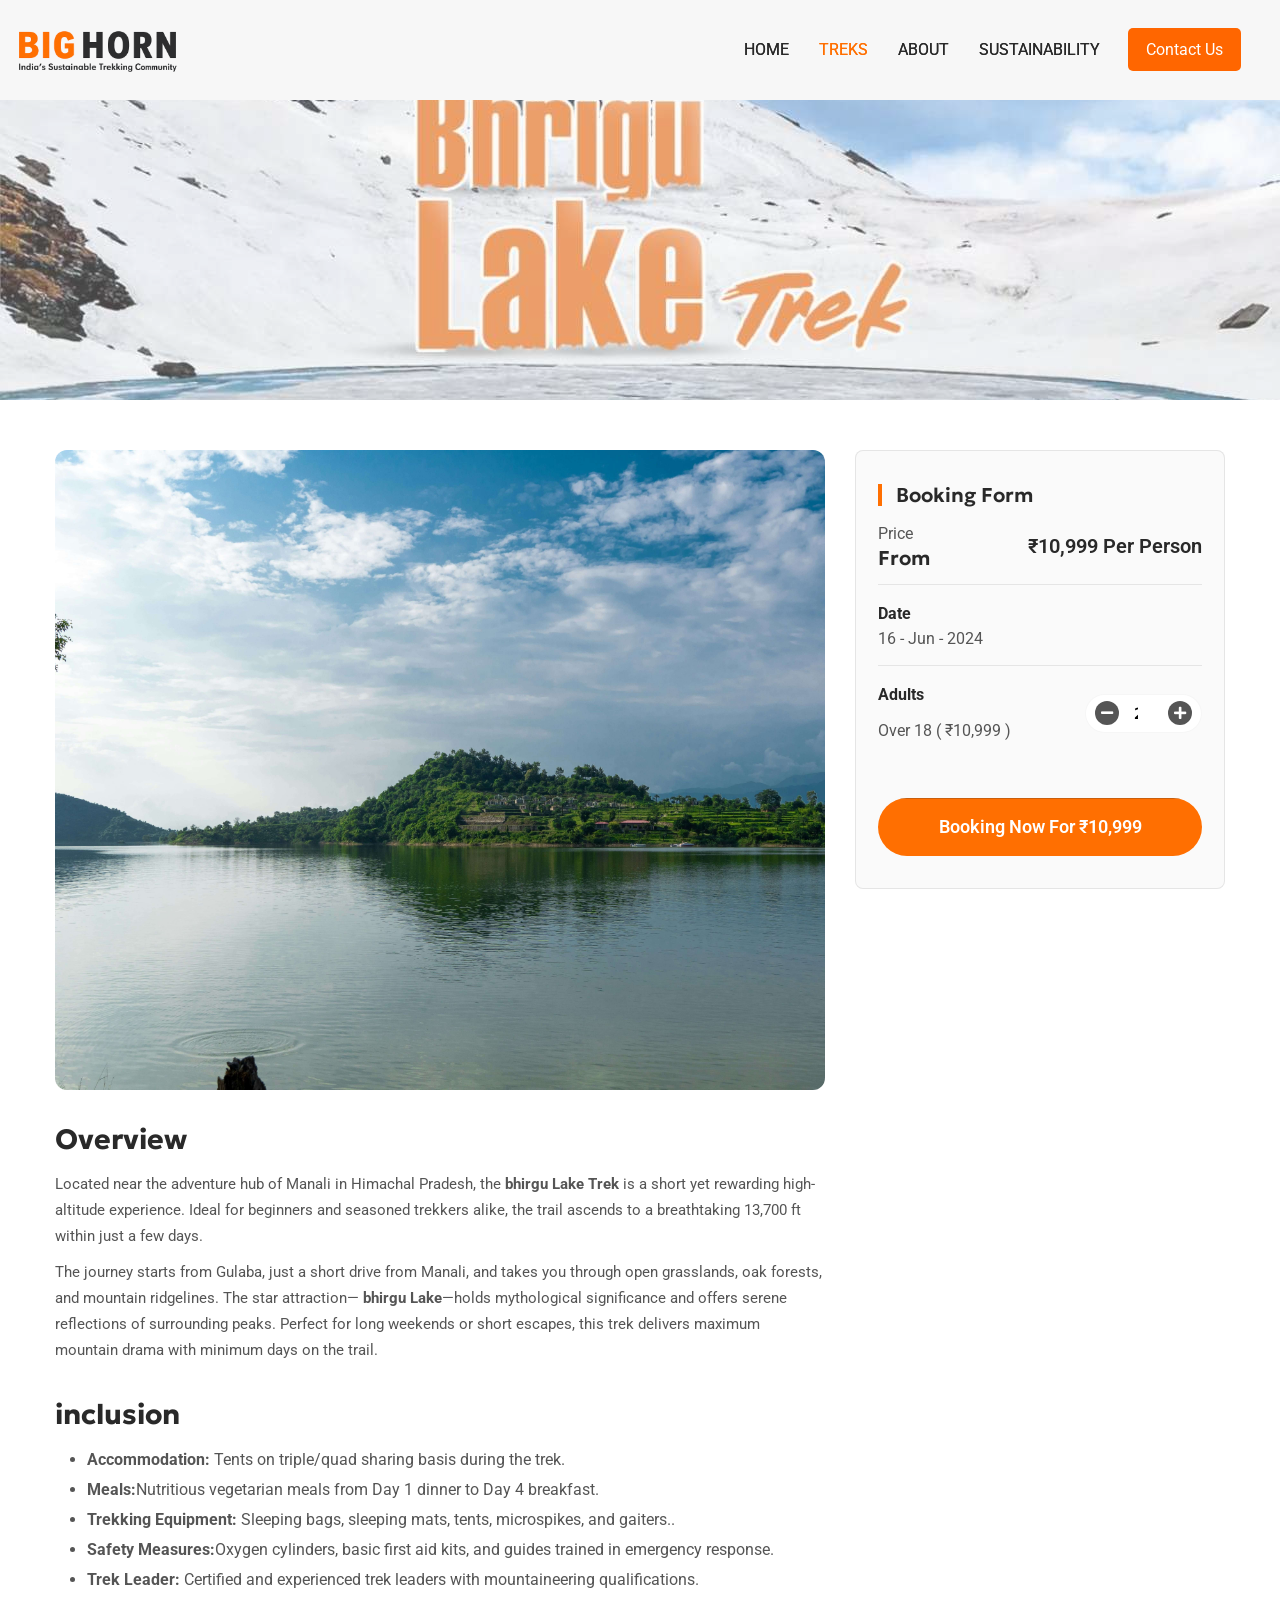
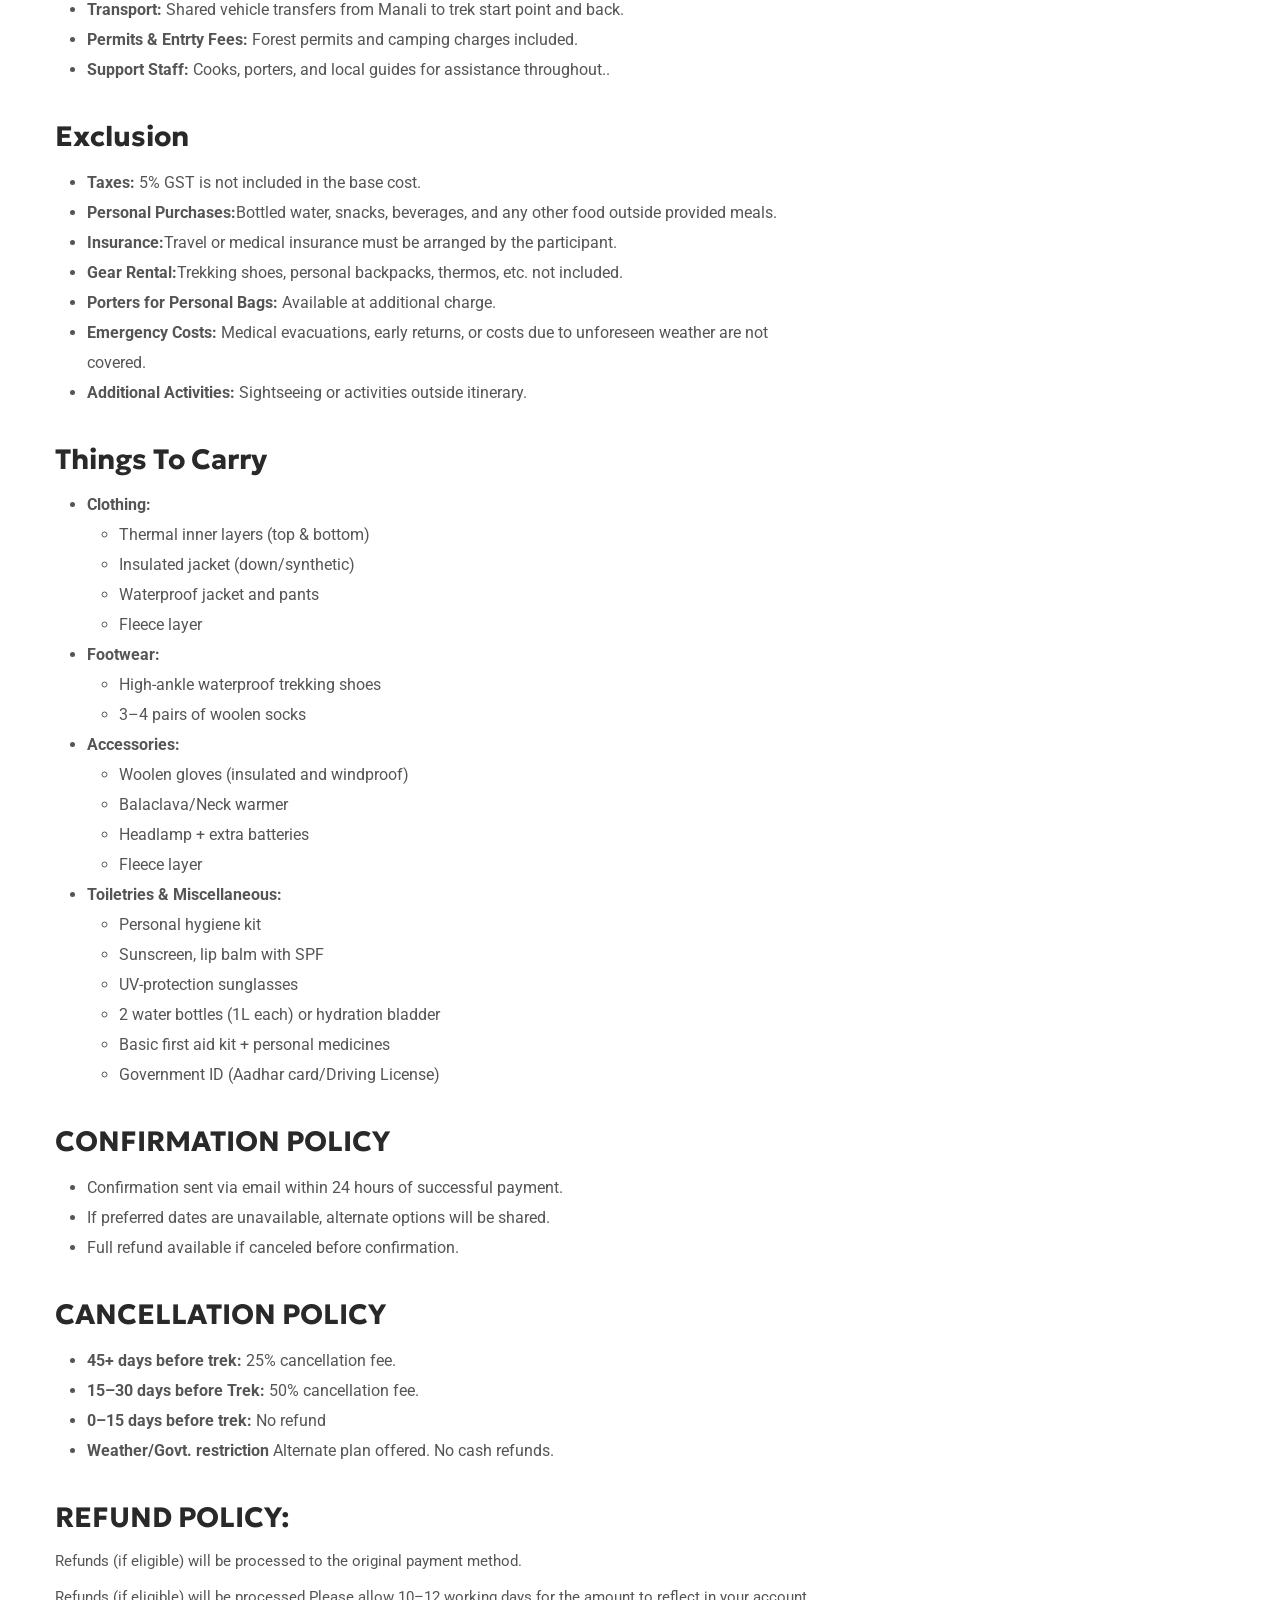
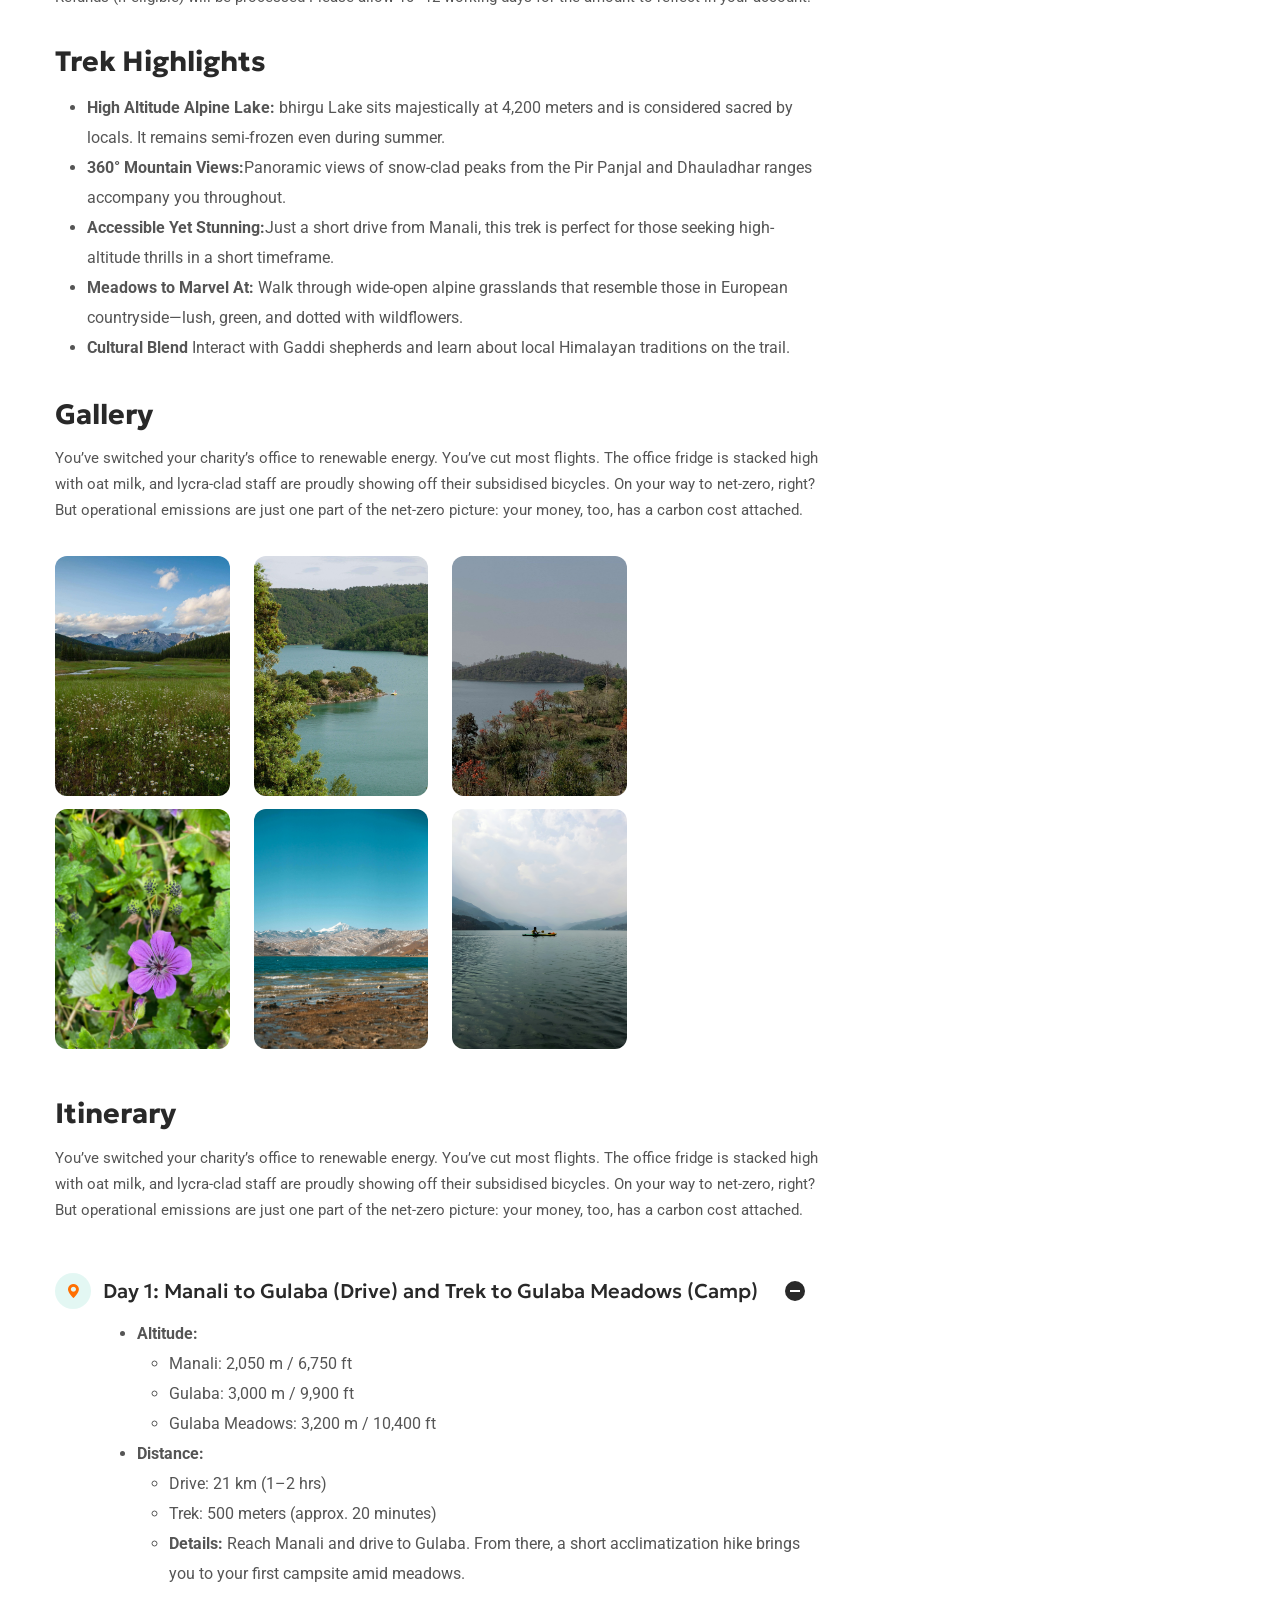
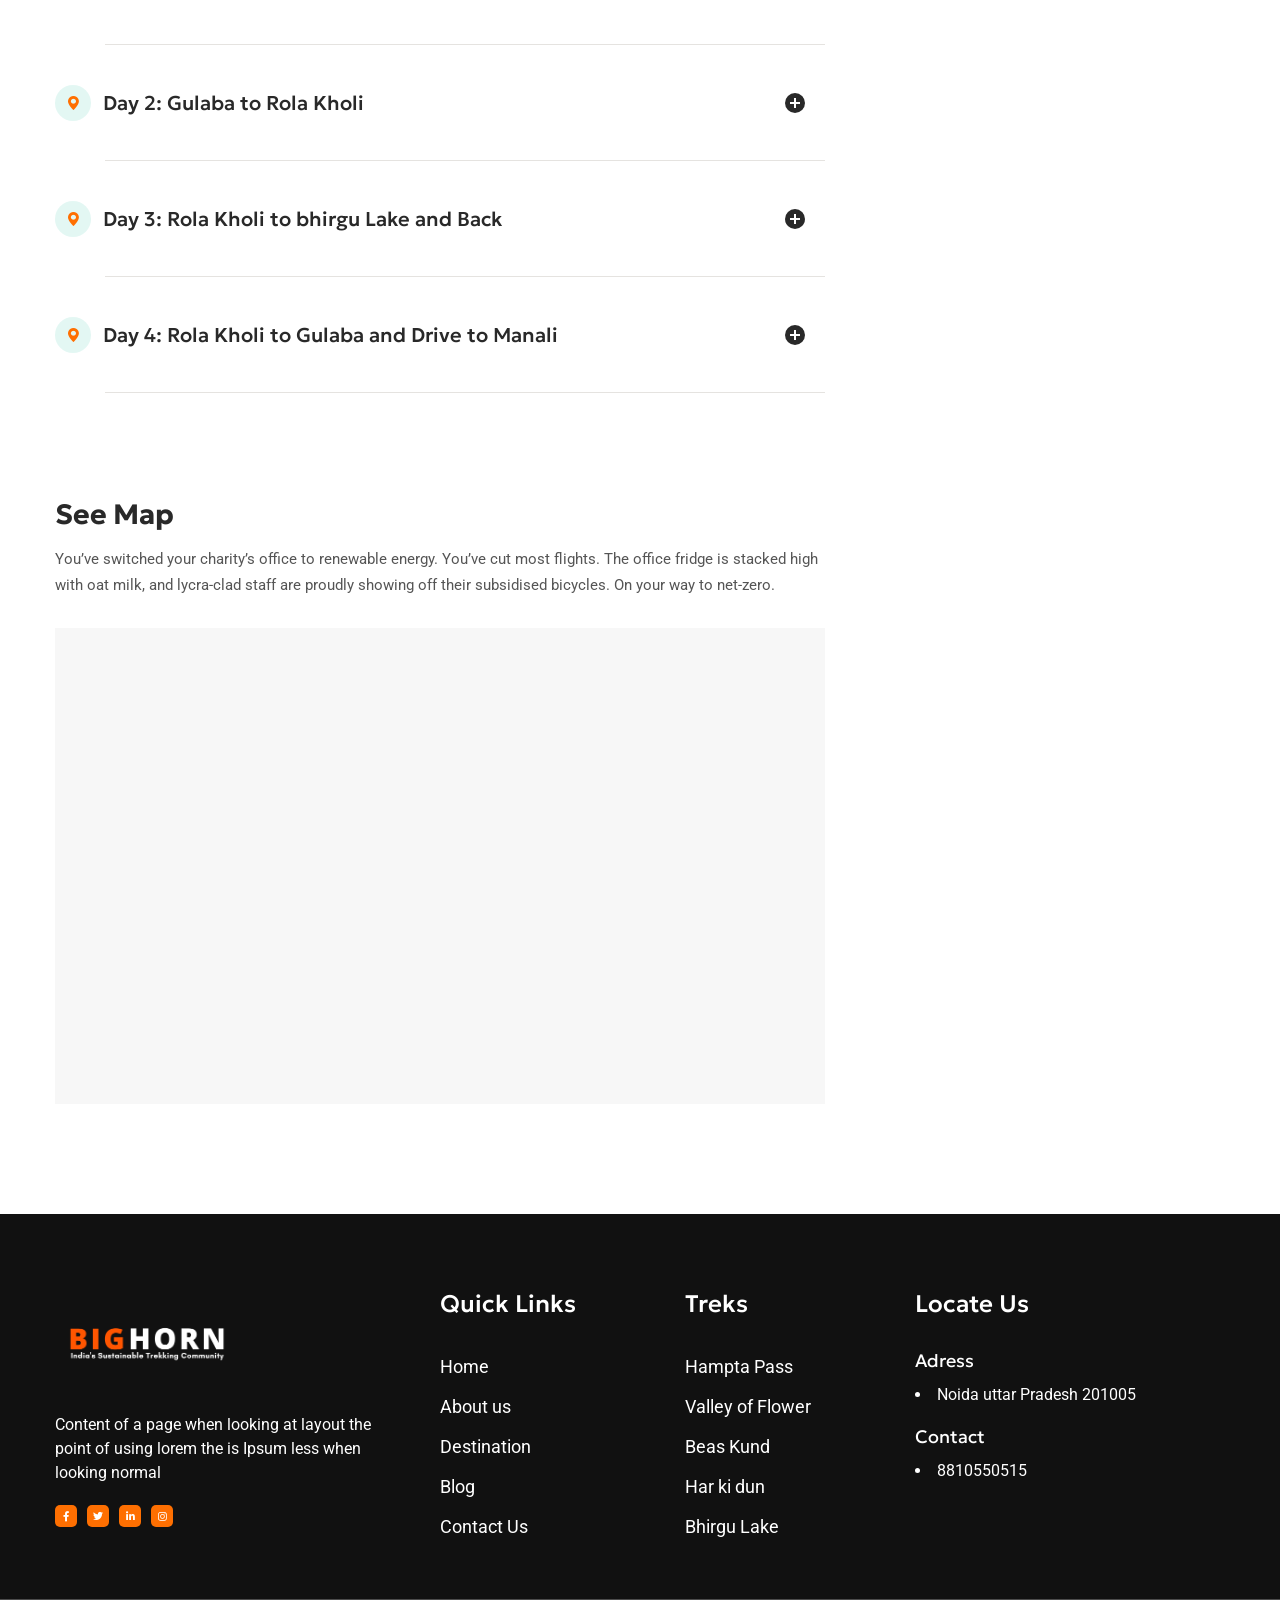
<file: bhirgu-lake-trek.html>
<!DOCTYPE html>
<html lang="en">

<head>
	<meta charset="UTF-8">
	<meta name="viewport" content="width=device-width, initial-scale=1.0">
	<title>Valley Of Flower || Big horn</title>
	<!-- favicons Icons -->
	<link rel="apple-touch-icon" sizes="180x180" href="images/big-horn-favicon-removebg.png">
    <link rel="icon" type="image/png" sizes="32x32" href="images/big-horn-favicon-removebg.png">
    <link rel="icon" type="image/png" sizes="16x16" href="images/big-horn-favicon-removebg.png">
	<link rel="manifest" href="assets/images/favicons/site.webmanifest">

	<!-- fonts -->
	<link rel="preconnect" href="https://fonts.googleapis.com">
	<link rel="preconnect" href="https://fonts.gstatic.com" crossorigin="">
	<link
		href="https://fonts.googleapis.com/css2?family=Caveat:wght@400..700&family=Geologica:wght@100..900&family=Roboto:ital,wght@0,100;0,300;0,400;0,500;0,700;0,900;1,100;1,300;1,400;1,500;1,700;1,900&display=swap"
		rel="stylesheet">
	<link rel="stylesheet" href="css/bootstrap.min.css">
	<link rel="stylesheet" href="css/bootstrap-select.min.css">
	<link rel="stylesheet" href="css/animate.min.css">
	<link rel="stylesheet" href="css/all.min.css">
	<link rel="stylesheet" href="css/jquery-ui.css">
	<link rel="stylesheet" href="css/jarallax.css">
	<link rel="stylesheet" href="css/jquery.magnific-popup.css">
	<link rel="stylesheet" href="css/daterangepicker.css">
	<link rel="stylesheet" href="css/style_1.css">
	<link rel="stylesheet" href="css/style.css">
	<link rel="stylesheet" href="css/slick.css">
	<link rel="stylesheet" href="css/owl.carousel.min.css">
	<link rel="stylesheet" href="css/owl.theme.default.min.css">

	<!-- template styles -->
	<link rel="stylesheet" href="css/bighorn.css">

</head>

<body class="custom-cursor">
	<!-- Preloader Icon -->
	<div class="page-wrapper">

		  <header class="main-header main-header--two sticky-header sticky-header--normal ">
            <div class="container-fluid">
                <div class="main-header__inner">
                    <div class="main-header__logo">
                        <a href="index.html">
                            <img src="assets/logo.png" alt="Big Horn Logo" width="165">
                        </a>
                    </div>
                    <nav class="main-header__nav main-menu">
                        <ul class="main-menu__list">
                            <li>
                                <a href="index.html">Home</a>
                            </li>
                            <li class="dropdown">
                                <a href="#">Treks</a>
                                <ul class="sub-menu">
                                    <li class="dropdown">
                                        <a href="#">Upcoming Treks</a>
                                        <ul class="sub-menu">
                                             <li><a href="hampta-pass-trek.html">Hampta Pass Trek</a></li>
                                            <li><a href="valley-of-flower.html">Valley Of Flower</a></li>
                                            <li><a href="bhirgu-lake-trek.html">bhirgu lake trek</a></li>
                                            <li><a href="beas-kund.html">Beas Kund Trek</a></li>
                                            <li><a href="har-ki-kund.html">Har Ki Dun</a></li>
                                        </ul>
                                    </li>
                                    <li class="dropdown">
                                        <a href="tour.html">All Treks</a>
                                    </li>
                                </ul>
                            </li>
                            <li>
                                <a href="about.html">About</a>
                            </li>

                            <li>
                                <a href="sustainability.html">Sustainability</a>
                            </li>
                        </ul>
                    </nav>
                    <div class="main-header__right">
                        <div class="main-header__btn">
                            <a href="contact.html" class=""
                                style="background-color: #FF6600; color: white; padding: 12px 18px; border-radius: 5px; text-decoration: none;">
                                <span>Contact Us</span>
                            </a>
                        </div>

                        <div class="mobile-nav__btn mobile-nav__toggler">
                            <span></span>
                            <span></span>
                            <span></span>
                        </div>
                    </div>
                </div>
            </div>
        </header>

		<section class="page-header">
			<div class="page-header__bhirgu"></div><!-- /.page-header__bg -->
		</section><!-- /.page-header -->

		<section class="tours-details">
			<div class="container">
				<div class="row gutter-y-60">
					<div class="col-lg-8 wow fadeInUp" data-wow-delay="100ms">
						<div class="tours-details__image">
							<img src="images/treks/lake3.jpg" alt="bighorn">
						</div><!-- tours-details__image -->
						<div class="tours-details__content">
							<h3 class="tours-details__title">Overview</h3>
							<p class="tours-details__text">
								Located near the adventure hub of Manali in Himachal Pradesh, the <b> bhirgu Lake
									Trek</b> is a short yet rewarding high-altitude experience. Ideal for beginners and
								seasoned trekkers alike, the trail ascends to a breathtaking 13,700 ft within just a few
								days.
							</p>
							<p class="tours-details__text">
								The journey starts from Gulaba, just a short drive from Manali, and takes you through
								open grasslands, oak forests, and mountain ridgelines. The star attraction—<b> bhirgu
									Lake</b>—holds mythological significance and offers serene reflections of
								surrounding peaks. Perfect for long weekends or short escapes, this trek delivers
								maximum mountain drama with minimum days on the trail.
							</p>


							<h3 class="tours-details__title mt35">inclusion</h3>
							<p class="tours-details__text">
							<ul>
								<li><b>Accommodation:</b> Tents on triple/quad sharing basis during the trek.
								</li>
								<li> <b>Meals:</b>Nutritious vegetarian meals from Day 1 dinner to Day 4 breakfast.</li>

								<li><b>Trekking Equipment: </b>Sleeping bags, sleeping mats, tents, microspikes, and
									gaiters..</li>

								<li><b>Safety Measures:</b>Oxygen cylinders, basic first aid kits, and guides trained in
									emergency response.</li>
								<li><b>Trek Leader:</b>
									Certified and experienced trek leaders with mountaineering qualifications.
								</li>
								<li><b>Transport:</b>
									Shared vehicle transfers from Manali to trek start point and back.</li>
								<li><b>Permits & Entrty Fees:</b>
									Forest permits and camping charges included.</li>
								<li><b>Support Staff:</b>
									Cooks, porters, and local guides for assistance throughout..</li>
							</ul>
							</p>
							<h3 class="tours-details__title mt35">Exclusion</h3>
							<p class="tours-details__text">
							<ul>
								<li><b> Taxes:</b> 5% GST is not included in the base cost.</li>
								<li><b> Personal Purchases:</b>Bottled water, snacks, beverages, and any other food
									outside provided meals.</li>
								<li> <b>Insurance:</b>Travel or medical insurance must be arranged by the participant.
								</li>

								<li><b>Gear Rental:</b>Trekking shoes, personal backpacks, thermos, etc. not included.
								</li>
								<li><b>Porters for Personal Bags: </b>Available at additional charge.</li>
								<li><b>Emergency Costs:</b>
									Medical evacuations, early returns, or costs due to unforeseen weather are not
									covered.</li>
								<li><b>Additional Activities:</b>
									Sightseeing or activities outside itinerary.</li>
							</ul>
							</p>
							<h3 class="tours-details__title mt35">Things To Carry </h3>
							<p class="tours-details__text">
							<ul>
								<li><b>Clothing:</b>
									<ul>
										<li>Thermal inner layers (top & bottom)</li>
										<li>Insulated jacket (down/synthetic)</li>
										<li>Waterproof jacket and pants</li>
										<li>Fleece layer
										</li>
									</ul>
								</li>
								<li><b>Footwear:</b>
									<ul>
										<li>High-ankle waterproof trekking shoes</li>
										<li>3–4 pairs of woolen socks</li>

									</ul>
								</li>
								<li><b>Accessories:</b>
									<ul>
										<li>

											Woolen gloves (insulated and windproof)
										</li>
										<li>Balaclava/Neck warmer</li>
										<li>Headlamp + extra batteries</li>
										<li>Fleece layer
										</li>
									</ul>
								</li>
								<li><b>Toiletries & Miscellaneous:</b>
									<ul>
										<li>Personal hygiene kit
										</li>
										<li>Sunscreen, lip balm with SPF</li>
										<li>UV-protection sunglasses</li>
										<li>2 water bottles (1L each) or hydration bladder
										</li>
										<li>Basic first aid kit + personal medicines</li>
										<li>Government ID (Aadhar card/Driving License)</li>
									</ul>
								</li>





							</ul>
							</p>
							<h3 class="tours-details__title mt35">CONFIRMATION POLICY </h3>
							<p class="tours-details__text">
							<ul>
								<li>Confirmation sent via email within 24 hours of successful payment.
								</li>
								<li>If preferred dates are unavailable, alternate options will be shared.</li>
								<li> Full refund available if canceled before confirmation.</li>



							</ul>
							</p>
							<h3 class="tours-details__title mt35">CANCELLATION POLICY </h3>
							<p class="tours-details__text">
							<ul>
								<li><b>45+ days before trek:</b> 25% cancellation fee.</li>
								<li><b> 15–30 days before Trek:</b> 50% cancellation fee.</li>
								<li><b> 0–15 days before trek:</b> No refund
								</li>
								<li><b>Weather/Govt. restriction </b>
									Alternate plan offered. No cash refunds.</li>



							</ul>
							</p>
							<h3 class="tours-details__title mt35">REFUND POLICY: </h3>
							<p class="tours-details__text">
								Refunds (if eligible) will be processed to the original payment method.</b>
							</p>
							<p class="tours-details__text">
								Refunds (if eligible) will be processed Please allow 10–12 working days for the amount
								to reflect in your account.
								</b>
							</p>
							<!-- <div class="row">
								<div class="col-xl-4 col-md-6">
									<ul class="tours-details__list">
										<li> Breakfast, lunch, and dinner.</li>
										<li><i class="flaticon-check"></i>Breakfast, lunch, and dinner.</li>
										<li><i class="flaticon-check"></i>Breakfast, lunch, and dinner.</li>
										<li><i class="flaticon-check"></i>Breakfast, lunch, and dinner.</li>
									</ul>
								</div>
								<div class="col-xl-4 col-md-6">
									<ul class="tours-details__list">
										<li><i class="flaticon-close"></i>Professional tour guide</li>
										<li><i class="flaticon-close"></i>Breakfast, lunch, and dinner.</li>
										<li><i class="flaticon-close"></i>Breakfast, lunch, and dinner.</li>
										<li><i class="flaticon-close"></i>Breakfast, lunch, and dinner.</li>
									</ul>
								</div>
								<div class="col-xl-4">
								</div>
							</div> -->
							<h3 class="tours-details__title mt35">Trek Highlights</h3>

							<p class="tours-details__text">
							<ul>
								<li><b> High Altitude Alpine Lake:</b> bhirgu Lake sits majestically at 4,200 meters and is considered sacred by locals. It remains semi-frozen even during summer.</li>

								<li><b>360° Mountain Views:</b>Panoramic views of snow-clad peaks from the Pir Panjal and Dhauladhar ranges accompany you throughout.</li>

								<li><b>Accessible Yet Stunning:</b>Just a short drive from Manali, this trek is perfect for those seeking high-altitude thrills in a short timeframe.</li>

								<li><b>Meadows to Marvel At:</b>
									 Walk through wide-open alpine grasslands that resemble those in European countryside—lush, green, and dotted with wildflowers.</li>
								<li><b>Cultural Blend</b>
									 Interact with Gaddi shepherds and learn about local Himalayan traditions on the trail.</li>
							</ul>
							</p>

						</div><!-- tours-details__content -->
						<h3 class="tours-details__title mt35">Gallery</h3>
						<p class="tours-details__text">
							You’ve switched your charity’s office to renewable energy. You’ve cut most flights. The
							office fridge is stacked high with
							oat milk, and lycra-clad staff are proudly showing off their subsidised bicycles. On your
							way to net-zero, right? But
							operational emissions are just one part of the net-zero picture: your money, too, has a
							carbon cost attached.
						</p>
						<div class="row gutter-x-24">
							<div class="col-xl-3 col-md-6">
								<div class="tours-details__gallery">
									<img src="images/treks/flower4.jpg" height="240rem" alt="bighorn">
								</div>
								<div class="tours-details__gallery">
									<img src="images/treks/flower5.jpg" height="240rem" alt="bighorn">
								</div>
							</div>
							<div class="col-xl-3 col-md-6">
								<div class="tours-details__gallery">
									<img src="images/treks/lake4.jpg" height="240rem" alt="bighorn">
								</div>
								<div class="tours-details__gallery">
									<img src="images/treks/lake5.jpg" height="240rem" alt="bighorn">
								</div>
							</div>
							<div class="col-xl-3 col-md-6">
								<div class="tours-details__gallery">
									<img src="images/treks/lake1.jpg" height="240rem" alt="bighorn">
								</div>
								<div class="tours-details__gallery">
									<img src="images/treks/lake6.jpg" height="240rem" alt="bighorn">
								</div>
							</div>
							 
						</div>
						<h3 class="tours-details__title mt35">Itinerary</h3>
						<p class="tours-details__text">
							You’ve switched your charity’s office to renewable energy. You’ve cut most flights. The
							office fridge is stacked high with
							oat milk, and lycra-clad staff are proudly showing off their subsidised bicycles. On your
							way to net-zero, right? But
							operational emissions are just one part of the net-zero picture: your money, too, has a
							carbon cost attached.
						</p>

						<div class="tours-details__accordion bighorn-accrodion" data-grp-name="bighorn-accrodion">
							<div class="accrodion active">
								<div class="accrodion-title">
									<h4>
										<i class="flaticon-pin"></i>
									Day 1: Manali to Gulaba (Drive) and Trek to Gulaba Meadows (Camp)
										<span class="accrodion-title__icon"></span><!-- /.accrodion-title__icon -->
									</h4>
								</div><!-- /.accordian-title -->
								<div class="accrodion-content">
									<div class="inner">
										<p>
										<ul>
											<li><b>Altitude:</b>
											<ul>
												<li>Manali: 2,050 m / 6,750 ft</li>
												<li>Gulaba: 3,000 m / 9,900 ft</li>
												<li>Gulaba Meadows: 3,200 m / 10,400 ft</li>
											</ul>
										</li>
											<li><b>Distance:</b>
											<ul>
												<li>Drive: 21 km (1–2 hrs)</li>
												<li>Trek: 500 meters (approx. 20 minutes)</li>
												<li><b>Details:</b>
												Reach Manali and drive to Gulaba. From there, a short acclimatization hike brings you to your first campsite amid meadows.</li>
										</ul>
										</li>
										</ul>
										</p>
									</div><!-- /.accordian-content -->
								</div>
							</div><!-- /.accordian-item -->
							<div class="accrodion">
								<div class="accrodion-title">
									<h4>
										<i class="flaticon-pin"></i>
										Day 2: Gulaba to Rola Kholi
										<span class="accrodion-title__icon"></span><!-- /.accrodion-title__icon -->
									</h4>
								</div><!-- /.accordian-title -->
								<div class="accrodion-content">
									<div class="inner">
										<p>
										<ul>
											<li><b>Altitude:</b>
											<ul>
												<li>Gulaba: 3,000 m / 9,900 ft</li>
												<li>Rola Kholi: 3,800 m / 12,500 ft
</li>
												 
											</ul>
										</li>

											<li><b> Distance:</b> 6 km | Approx. 4 hrs</li>
											<li><b> Details:</b>Trek through alpine forests and meadows with gradual elevation gain. Camp at the scenic Rola Kholi base.</li>
										</ul>
										</p>
									</div><!-- /.accordian-content -->
								</div>
							</div><!-- /.accordian-item -->
							<div class="accrodion">
								<div class="accrodion-title">
									<h4>
										<i class="flaticon-pin"></i>
										Day 3: Rola Kholi to bhirgu Lake and Back
										<span class="accrodion-title__icon"></span><!-- /.accrodion-title__icon -->
									</h4>
								</div><!-- /.accordian-title -->
								<div class="accrodion-content">
									<div class="inner">
										<p>
										<ul>
											<li><b>Altitude:</b>
											<ul>
												<li>Rola Kholi: 3,800 m / 12,500 ft</li>
												<li>bhirgu Lake: 4,200 m / 13,700 ft</li>
												 
											</ul>
										</li>
											<li><b>Distance:</b>: 10 km | 8 hrs (round trip)</li>
											<li><b>Details: </b>  Early start to reach bhirgu Lake, passing steep ridgelines. Spend time by the lake before returning to camp.</li>
										</ul>
										</p>
									</div><!-- /.accordian-content -->
								</div>
							</div><!-- /.accordian-item -->
							<div class="accrodion">
								<div class="accrodion-title">
									<h4>
										<i class="flaticon-pin"></i>
									Day 4: Rola Kholi to Gulaba and Drive to Manali
										<span class="accrodion-title__icon"></span><!-- /.accrodion-title__icon -->
									</h4>
								</div><!-- /.accordian-title -->
								<div class="accrodion-content">
									<div class="inner">
										<p>
										<ul>
										<li><b>Altitude:</b>
											<ul>
												<li>Rola Kholi: 3,800 m / 12,500 ft</li>
												<li>Gulaba: 3,000 m / 9,900 ft</li>
												 
											</ul>
										</li>
										<li><b>Distance:</b>
										<ul>
											<li>Trek: 6–7 km | 3 hrs</li>
											<li>Drive: 21 km to Manali | 1–2 hrs</li>
										</ul></li>
										<li><b>Details:</b>
										 Descend back to Gulaba and drive to Manali by afternoon for onward travel.
</li>
										 
										</ul>
										</p>
									</div><!-- /.accordian-content -->
								</div>
							</div>
							 
						</div><!-- /.accordian-item -->

						<!-- /.accordian-item --><!-- /.accordian-item -->
						<!-- /.accordian-item -->

					</div>
					<div class="col-lg-4 wow fadeInRight" data-wow-delay="200ms">
					<div class="tours-details__booking">
						<h3 class="tours-details__booking__title">Booking Form</h3>
						<form class="contact-form-validated form-one" action="inc/sendemail.php">
							<ul class="tours-details__booking__list">
								<li>
									<h5 class="tours-details__booking__list__left">
										<span>Price</span>
										From
									</h5>
									&#8377;10,999 Per Person
								</li>
								<li>
								<h5 class="tours-details__booking__list__left">
									Date
									<span>16 - Jun - 2024</span>
								</h5>
							</li>
							<li>
								<h5 class="tours-details__booking__list__left">
									Adults
									<span>Over 18 ( &#8377;10,999 )</span>
								</h5>
								<div class="tours-details__booking__list__control">
									<button class="sub"><i class="fas fa-minus"></i></button>
									<input id="guests" type="number" value="2" name="guests" placeholder="2">
									<button class="add"><i class="fas fa-plus"></i></button>
								</div>
							</li>
							</ul>

							<button type="submit" class="bighorn-btn"><span>Booking Now For &#8377;10,999</span></button>
						</form>
						<div class="result"></div>
					</div><!-- /.tours-details__booking -->
				</div><!-- /.col-lg-4 -->
				<div class="col-lg-8 wow" data-wow-delay="200ms">  
					<h3 class="tours-details__title">See Map</h3>
					<p class="tours-details__text">
						You’ve switched your charity’s office to renewable energy. You’ve cut most flights. The
						office fridge is stacked high with
						oat milk, and lycra-clad staff are proudly showing off their subsidised bicycles. On your
						way to net-zero.
					</p>
					<div class="tours-details__map">
					<iframe title="template google map" src="https://www.google.com/maps/embed?pb=!1m18!1m12!1m3!1d3372.6933862356686!2d77.23996997562735!3d32.293220558553124!2m3!1f0!2f0!3f0!3m2!1i1024!2i768!4f13.1!3m3!1m2!1s0x39047cff88585203%3A0x4a555ceed3dc0aa!2sbhirgu%20Lake!5e0!3m2!1sen!2sin!4v1751099708811!5m2!1sen!2sin" width="600" height="450" style="border:0;" allowfullscreen="" loading="lazy" referrerpolicy="no-referrer-when-downgrade"></iframe>
					</div><!-- /.tours-details__map -->

				</div>
				</div> <!-- /.col-lg-8 -->
				 
			</div><!-- /.row -->
	</div><!-- /.container -->
	</section><!-- tour-details -->


   <footer class="main-footer">
            <div class="container">
                <div class="row">
                    <div class="col-md-6 col-xl-4 wow fadeInUp " data-wow-delay="00ms">
                        <div class="footer-widget footer-widget--about">
                            <a href="index.html" class="footer-widget__logo">
                                <img src="images/Bighornwhite.png" width="185" alt="bighorn HTML Template">
                            </a>
                            <p class="footer-widget__text">
                                Content of a page when looking at layout the<br> point of using lorem the is Ipsum less
                                when<br> looking normal
                            </p>
                            <div class="main-footer__social">
                                <a href="https://facebook.com">
                                    <i class="fab fa-facebook-f" aria-hidden="true"></i>
                                    <span class="sr-only">Facebook</span>
                                </a>
                                <a href="https://twitter.com">
                                    <i class="fab fa-twitter" aria-hidden="true"></i>
                                    <span class="sr-only">Twitter</span>
                                </a>
                                <a href="https://linkedin.com">
                                    <i class="fab fa-linkedin-in" aria-hidden="true"></i>
                                    <span class="sr-only">Linkedin</span>
                                </a>
                                <a href="https://instagram.com">
                                    <i class="fab fa-instagram" aria-hidden="true"></i>
                                    <span class="sr-only">Instagram</span>
                                </a>
                            </div><!-- /.main-footer__social -->
                        </div><!-- /.footer-widget -->
                    </div><!-- /.col-md-6 -->
                    <div class="col-md-6 col-xl-2 wow fadeInUp" data-wow-delay="100ms">
                        <div class="footer-widget footer-widget--links">
                            <h2 class="footer-widget__title">Quick Links</h2><!-- /.footer-widget__title -->
                            <ul class="list-unstyled footer-widget__links">
                                <li><a href="index.html">Home</a></li>
                                <li><a href="about.html">About us</a></li>
                                <li><a href="destination.html">Destination</a></li>
                                <li><a href="blog-grid-right.html">Blog</a></li>
                                <li><a href="contact.html">Contact Us</a></li>
                            </ul><!-- /.list-unstyled footer-widget__links -->
                        </div><!-- /.footer-widget -->
                    </div><!-- /.col-md-6 -->
                    <div class="col-md-6 col-xl-2 wow fadeInUp" data-wow-delay="200ms">
                        <div class="footer-widget footer-widget--links-two">
                            <h2 class="footer-widget__title">Treks</h2><!-- /.footer-widget__title -->
                            <ul class="list-unstyled footer-widget__links">
                                <li><a href="hampta-pass-trek.html">Hampta Pass</a></li>
                                <li><a href="valley-of-flower.html">Valley of Flower</a></li>
                                <li><a href="beas-kund.html"> Beas Kund</a></li>
                                <li><a href="har-ki-kund.html">Har ki dun</a></li>
                                <li><a href="bhirgu-lake-trek.html">Bhirgu Lake</a></li>
                            </ul><!-- /.list-unstyled footer-widget__links -->
                        </div><!-- /.footer-widget -->
                    </div><!-- /.col-md-6 -->
                    <div class="col-md-6 col-xl-4 wow fadeInUp" data-wow-delay="300ms">
                        <div class="footer-widget footer-widget--gallery">
                            <h2 class="footer-widget__title">Locate Us</h2><!-- /.footer-widget__title -->
                            <div class="footer-widget__gallery">
                                <div class="uper">
                                    <h5 style="font-weight: 400; font-size: 18px ; color: #fff;"> Adress </h5>
                                    <li>Noida uttar Pradesh 201005</li>
                                </div><!-- /.image-item -->
                                <div class="lower">

                                    <h5 style="font-weight: 400; font-size: 18px; color: #fff;">Contact</h5>
                                    <li>8810550515</li>
                                </div>
                            </div>
                        </div><!-- /.footer-widget -->
                    </div><!-- /.col-md-6 -->
                </div><!-- /.row -->
            </div><!-- /.container -->
            <hr>
            <div class="main-footer__bottom  wow fadeInUp" data-wow-delay="00ms">
                <div class="container">
                    <div class="main-footer__bottom__inner">
                        <p class="main-footer__copyright">
                            © Copyright <span class="dynamic-year"></span> by bighorn
                        </p>
                    </div><!-- /.main-footer__inner -->
                </div><!-- /.container -->
            </div><!-- /.main-footer__bottom -->
        </footer><!-- /.main-footer -->

	</div><!-- /.page-wrapper -->


	<div class="mobile-nav__wrapper">

		<!-- /.mobile-nav__overlay -->
		<div class="mobile-nav__content">
			<span class="mobile-nav__close mobile-nav__toggler"><i class="fa fa-times"></i></span>

			<div class="logo-box">
				<a href="index.html" aria-label="logo image"><img src="assets/logo.png" width="145" alt="bighorn"></a>
			</div>
			<!-- /.logo-box -->
			<div class="mobile-nav__container"></div>
			<!-- /.mobile-nav__container -->
			<a href="contact.html"
				style="background-color: #FF6600; color: white; padding: 12px; border-radius: 5px; text-decoration: none; display: block; width: 100%; text-align: center; margin-top: 15px;">
				<span>Contact Us</span>
			</a>

			<ul class="mobile-nav__contact list-unstyled">
				<li>
					<i class="fa fa-envelope"></i>
					<a href="mailto:needhelp@bighorn.com">needhelp@bighorn.com</a>
				</li>
				<li>
					<i class="fa fa-phone-alt"></i>
					<a href="tel:666-888-0000">666 888 0000</a>
				</li>
			</ul>
		</div>
		<!-- /.mobile-nav__content -->
	</div>


	<script src="js/jquery-3.7.1.min.js"></script>
	<script src="js/bootstrap.bundle.min.js"></script>
	<script src="js/bootstrap-select.min.js"></script>
	<script src="js/jarallax.min.js"></script>
	<script src="js/jquery-ui.js"></script>
	<script src="js/jquery.ajaxchimp.min.js"></script>
	<script src="js/jquery.appear.min.js"></script>
	<script src="js/jquery.magnific-popup.min.js"></script>
	<script src="js/jquery.validate.min.js"></script>
	<script src="js/wNumb.min.js"></script>
	<script src="js/moment.min.js"></script>
	<script src="js/daterangepicker.js"></script>
	<script src="js/owl.carousel.min.js"></script>
	<script src="js/wow.js"></script>
	<script src="js/imagesloaded.min.js"></script>
	<script src="js/isotope.js"></script>
	<script src="js/simpleParallax.min.js"></script>
	<script src="js/slick.min.js"></script>
	<script src="js/countdown.min.js"></script>
	<!-- gsap js -->
	<script src="js/gsap.js"></script>
	<script src="js/scrolltrigger.min.js"></script>
	<script src="js/splittext.min.js"></script>
	<script src="js/bighorn-split.js"></script>
	<script src="js/bighorn.js"></script>


</body>

</html>
</file>
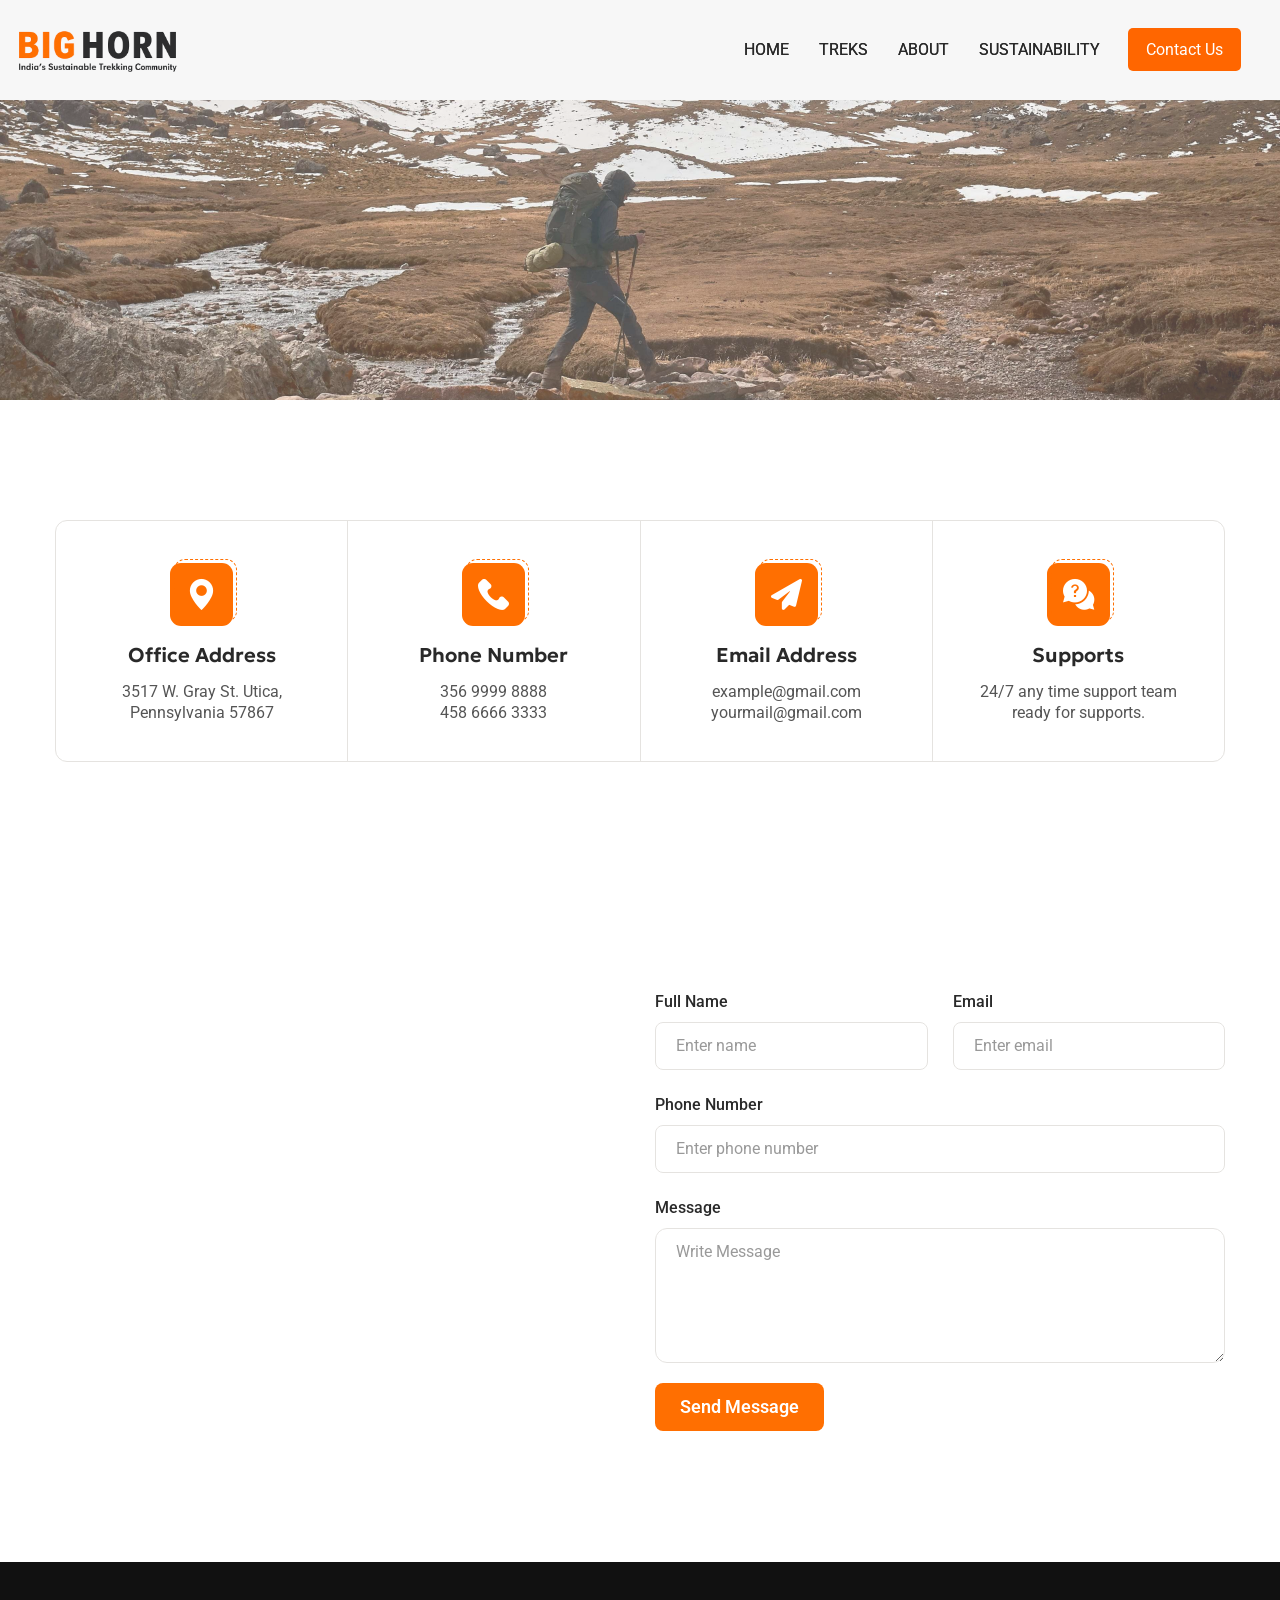
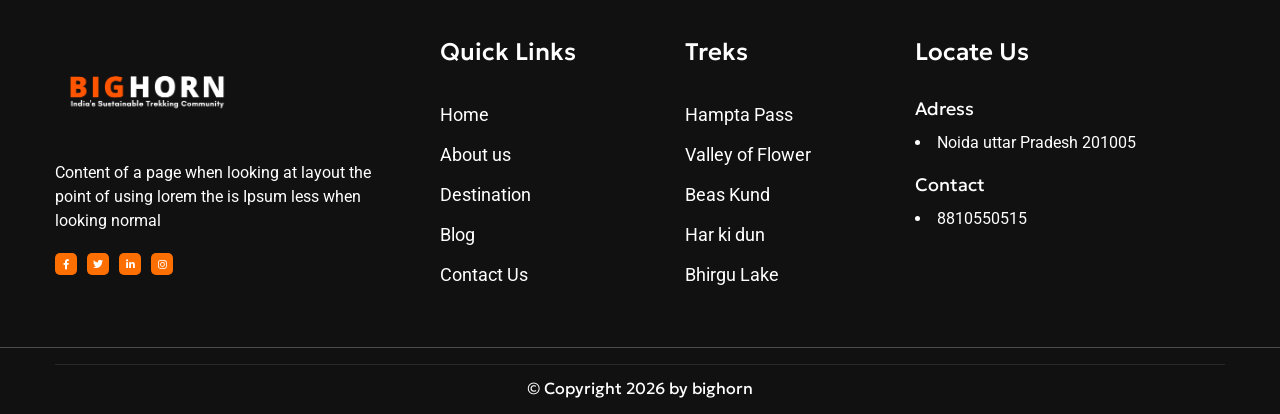
<file: contact.html>
<!DOCTYPE html>
<html lang="en">

<head>
	<meta charset="UTF-8">
	<meta name="viewport" content="width=device-width, initial-scale=1.0">
	<title>Contact || Big horn</title>
	<!-- favicons Icons -->
	<link rel="apple-touch-icon" sizes="180x180" href="images/big-horn-favicon-removebg.png">
    <link rel="icon" type="image/png" sizes="32x32" href="images/big-horn-favicon-removebg.png">
    <link rel="icon" type="image/png" sizes="16x16" href="images/big-horn-favicon-removebg.png">
	<link rel="manifest" href="assets/images/favicons/site.webmanifest">

	<!-- fonts -->
	<link rel="preconnect" href="https://fonts.googleapis.com">
	<link rel="preconnect" href="https://fonts.gstatic.com" crossorigin="">
	<link
		href="https://fonts.googleapis.com/css2?family=Caveat:wght@400..700&family=Geologica:wght@100..900&family=Roboto:ital,wght@0,100;0,300;0,400;0,500;0,700;0,900;1,100;1,300;1,400;1,500;1,700;1,900&display=swap"
		rel="stylesheet">


	<link rel="stylesheet" href="css/bootstrap.min.css">
	<link rel="stylesheet" href="css/bootstrap-select.min.css">
	<link rel="stylesheet" href="css/animate.min.css">
	<link rel="stylesheet" href="css/all.min.css">
	<link rel="stylesheet" href="css/jquery-ui.css">
	<link rel="stylesheet" href="css/jarallax.css">
	<link rel="stylesheet" href="css/jquery.magnific-popup.css">
	<link rel="stylesheet" href="css/daterangepicker.css">
	<link rel="stylesheet" href="css/style_1.css">
	<link rel="stylesheet" href="css/style.css">
	<link rel="stylesheet" href="css/slick.css">
	<link rel="stylesheet" href="css/owl.carousel.min.css">
	<link rel="stylesheet" href="css/owl.theme.default.min.css">

	<!-- template styles -->
	<link rel="stylesheet" href="css/bighorn.css">
</head>

<body class="custom-cursor">
	<!-- Preloader Icon -->
	<div class="page-wrapper">
	   <header class="main-header main-header--two sticky-header sticky-header--normal ">
            <div class="container-fluid">
                <div class="main-header__inner">
                    <div class="main-header__logo">
                        <a href="index.html">
                            <img src="assets/logo.png" alt="Big Horn Logo" width="165">
                        </a>
                    </div>
                    <nav class="main-header__nav main-menu">
                        <ul class="main-menu__list">
                            <li>
                                <a href="index.html">Home</a>
                            </li>
                            <li class="dropdown">
                                <a href="#">Treks</a>
                                <ul class="sub-menu">
                                    <li class="dropdown">
                                        <a href="#">Upcoming Treks</a>
                                        <ul class="sub-menu">
                                            <li><a href="hampta-pass-trek.html">Hampta Pass Trek</a></li>
                                            <li><a href="valley-of-flower.html">Valley Of Flower</a></li>
                                            <li><a href="bhirgu-lake-trek.html">bhirgu lake trek</a></li>
                                            <li><a href="beas-kund.html">Beas Kund Trek</a></li>
                                            <li><a href="har-ki-kund.html">Har Ki Dun</a></li>
                                        </ul>
                                    </li>
                                    <li class="dropdown">
                                        <a href="tour.html">All Treks</a>
                                    </li>
                                </ul>
                            </li>
                            <li>
                                <a href="about.html">About</a>
                            </li>

                            <li>
                                <a href="sustainability.html">Sustainability</a>
                            </li>
                        </ul>
                    </nav>
                    <div class="main-header__right">
                        <div class="main-header__btn">
                            <a href="contact.html" class=""
                                style="background-color: #FF6600; color: white; padding: 12px 18px; border-radius: 5px; text-decoration: none;">
                                <span>Contact Us</span>
                            </a>
                        </div>

                        <div class="mobile-nav__btn mobile-nav__toggler">
                            <span></span>
                            <span></span>
                            <span></span>
                        </div>
                    </div>
                </div>
            </div>
        </header>
		<section class="page-header">
			<div class="page-header__bg"></div>
		</section><!-- /.page-header -->

		<section class="contact-info">
			<div class="container">
				<ul class="contact-info__list">
					<li class="contact-info__item">
						<div class="contact-info__icon"><i class="icon-pin-2"></i></div>
						<h5 class="contact-info__title">Office Address</h5>
						<p class="contact-info__text">3517 W. Gray St. Utica,<br> Pennsylvania 57867</p>
					</li><!-- item -->
					<li class="contact-info__item">
						<div class="contact-info__icon"><i class="icon-phone"></i></div>
						<h5 class="contact-info__title">Phone Number</h5>
						<p class="contact-info__text"><a href="tel:35699998888">356 9999 8888</a><br><a
								href="tel:45866663333">458 6666 3333</a></p>
					</li><!-- item -->
					<li class="contact-info__item">
						<div class="contact-info__icon"><i class="icon-cursor"></i></div>
						<h5 class="contact-info__title">Email Address</h5>
						<p class="contact-info__text"><a href="mailto:example@gmail.com">example@gmail.com</a><br><a
								href="mailto:yourmail@gmail.com">yourmail@gmail.com</a></p>
					</li><!-- item -->
					<li class="contact-info__item">
						<div class="contact-info__icon"><i class="icon-help"></i></div>
						<h5 class="contact-info__title">Supports</h5>
						<p class="contact-info__text">24/7 any time support team <br>ready for supports.</p>
					</li><!-- item -->
				</ul>
			</div>
		</section>

		<section class="contact-page">
			<div class="contact-page__shape-one" style="background-image: url(images/contact-page-shape-1.png);"></div>
			<div class="container">
				<div class="row d-flex align-items-center">

					<!-- Left Side: Google Map -->
					<div class="col-lg-6 wow fadeInUp" data-wow-delay="100ms">
						<div class="contact-page__map__wrapper" style="overflow: hidden;">
							<iframe
								src="https://www.google.com/maps/embed?pb=!1m18!1m12!1m3!1d3153.019877725805!2d-122.41941568468172!3d37.77492977975966!2m3!1f0!2f0!3f0!3m2!1i1024!2i768!4f13.1!3m3!1m2!1s0x8085809c2f9f34a9%3A0xa77f5a8d6b5a4a60!2sSan+Francisco%2C+CA!5e0!3m2!1sen!2sin!4v1688904789284!5m2!1sen!2sin"
								width="100%" height="550" style="border:0;" allowfullscreen="" loading="lazy"
								referrerpolicy="no-referrer-when-downgrade"></iframe>
						</div>
					</div>

					<!-- Right Side: Contact Form -->
					<div class="col-lg-6 wow fadeInRight" data-wow-delay="200ms">
						<div class="sec-title text-left">
							<h3 class="sec-title__title bw-split-in-left">Get In Touch</h3>
						</div>
						<form class="contact-page__form contact-form-validated form-one" action="inc/sendemail.php">
							<div class="form-one__group">
								<div class="form-one__control">
									<label for="name">Full Name</label>
									<input id="name" type="text" name="name" placeholder="Enter name">
								</div>
								<div class="form-one__control">
									<label for="email">Email</label>
									<input id="email" type="email" name="email" placeholder="Enter email">
								</div>
								<div class="form-one__control form-one__control--full">
									<label for="phone">Phone Number</label>
									<input id="phone" type="tel" name="phone" placeholder="Enter phone number">
								</div>
								<div class="form-one__control form-one__control--full">
									<label for="message">Message</label>
									<textarea id="message" name="message" placeholder="Write Message"></textarea>
								</div>
								<div class="form-one__control form-one__control--full">
									<button type="submit" class="bighorn-btn">
										<span>Send Message</span>
									</button>
								</div>
							</div>
						</form>
						<div class="result"></div>
					</div>

				</div>
			</div>
		</section>


	   <footer class="main-footer">
            <div class="container">
                <div class="row">
                    <div class="col-md-6 col-xl-4 wow fadeInUp " data-wow-delay="00ms">
                        <div class="footer-widget footer-widget--about">
                            <a href="index.html" class="footer-widget__logo">
                                <img src="images/Bighornwhite.png" width="185" alt="bighorn HTML Template">
                            </a>
                            <p class="footer-widget__text">
                                Content of a page when looking at layout the<br> point of using lorem the is Ipsum less
                                when<br> looking normal
                            </p>
                            <div class="main-footer__social">
                                <a href="https://facebook.com">
                                    <i class="fab fa-facebook-f" aria-hidden="true"></i>
                                    <span class="sr-only">Facebook</span>
                                </a>
                                <a href="https://twitter.com">
                                    <i class="fab fa-twitter" aria-hidden="true"></i>
                                    <span class="sr-only">Twitter</span>
                                </a>
                                <a href="https://linkedin.com">
                                    <i class="fab fa-linkedin-in" aria-hidden="true"></i>
                                    <span class="sr-only">Linkedin</span>
                                </a>
                                <a href="https://instagram.com">
                                    <i class="fab fa-instagram" aria-hidden="true"></i>
                                    <span class="sr-only">Instagram</span>
                                </a>
                            </div><!-- /.main-footer__social -->
                        </div><!-- /.footer-widget -->
                    </div><!-- /.col-md-6 -->
                    <div class="col-md-6 col-xl-2 wow fadeInUp" data-wow-delay="100ms">
                        <div class="footer-widget footer-widget--links">
                            <h2 class="footer-widget__title">Quick Links</h2><!-- /.footer-widget__title -->
                            <ul class="list-unstyled footer-widget__links">
                                <li><a href="index.html">Home</a></li>
                                <li><a href="about.html">About us</a></li>
                                <li><a href="destination.html">Destination</a></li>
                                <li><a href="blog-grid-right.html">Blog</a></li>
                                <li><a href="contact.html">Contact Us</a></li>
                            </ul><!-- /.list-unstyled footer-widget__links -->
                        </div><!-- /.footer-widget -->
                    </div><!-- /.col-md-6 -->
                    <div class="col-md-6 col-xl-2 wow fadeInUp" data-wow-delay="200ms">
                        <div class="footer-widget footer-widget--links-two">
                            <h2 class="footer-widget__title">Treks</h2><!-- /.footer-widget__title -->
                            <ul class="list-unstyled footer-widget__links">
                                <li><a href="hampta-pass-trek.html">Hampta Pass</a></li>
                                <li><a href="valley-of-flower.html">Valley of Flower</a></li>
                                <li><a href="beas-kund.html"> Beas Kund</a></li>
                                <li><a href="har-ki-kund.html">Har ki dun</a></li>
                                <li><a href="bhirgu-lake-trek.html">Bhirgu Lake</a></li>
                            </ul><!-- /.list-unstyled footer-widget__links -->
                        </div><!-- /.footer-widget -->
                    </div><!-- /.col-md-6 -->
                    <div class="col-md-6 col-xl-4 wow fadeInUp" data-wow-delay="300ms">
                        <div class="footer-widget footer-widget--gallery">
                            <h2 class="footer-widget__title">Locate Us</h2><!-- /.footer-widget__title -->
                            <div class="footer-widget__gallery">
                                <div class="uper">
                                    <h5 style="font-weight: 400; font-size: 18px ; color: #fff;"> Adress </h5>
                                    <li>Noida uttar Pradesh 201005</li>
                                </div><!-- /.image-item -->
                                <div class="lower">

                                    <h5 style="font-weight: 400; font-size: 18px; color: #fff;">Contact</h5>
                                    <li>8810550515</li>
                                </div>
                            </div>
                        </div><!-- /.footer-widget -->
                    </div><!-- /.col-md-6 -->
                </div><!-- /.row -->
            </div><!-- /.container -->
            <hr>
            <div class="main-footer__bottom  wow fadeInUp" data-wow-delay="00ms">
                <div class="container">
                    <div class="main-footer__bottom__inner">
                        <p class="main-footer__copyright">
                            © Copyright <span class="dynamic-year"></span> by bighorn
                        </p>
                    </div><!-- /.main-footer__inner -->
                </div><!-- /.container -->
            </div><!-- /.main-footer__bottom -->
        </footer><!-- /.main-footer -->
	</div><!-- /.page-wrapper -->
	<div class="mobile-nav__wrapper">
		
		<!-- /.mobile-nav__overlay -->
		<div class="mobile-nav__content">
			<span class="mobile-nav__close mobile-nav__toggler"><i class="fa fa-times"></i></span>

			<div class="logo-box">
				<a href="index.html" aria-label="logo image"><img src="assets/logo.png" width="145" alt="bighorn"></a>
			</div>
			<!-- /.logo-box -->
			<div class="mobile-nav__container"></div>
			<!-- /.mobile-nav__container -->
			<a href="contact.html"
				style="background-color: #FF6600; color: white; padding: 12px; border-radius: 5px; text-decoration: none; display: block; width: 100%; text-align: center; margin-top: 15px;">
				<span>Contact Us</span>
			</a>

			<ul class="mobile-nav__contact list-unstyled">
				<li>
					<i class="fa fa-envelope"></i>
					<a href="mailto:needhelp@bighorn.com">needhelp@bighorn.com</a>
				</li>
				<li>
					<i class="fa fa-phone-alt"></i>
					<a href="tel:666-888-0000">666 888 0000</a>
				</li>
			</ul>
		</div>
		<!-- /.mobile-nav__content -->
	</div>
	<script src="js/jquery-3.7.1.min.js"></script>
	<script src="js/bootstrap.bundle.min.js"></script>
	<script src="js/bootstrap-select.min.js"></script>
	<script src="js/jarallax.min.js"></script>
	<script src="js/jquery-ui.js"></script>
	<script src="js/jquery.ajaxchimp.min.js"></script>
	<script src="js/jquery.appear.min.js"></script>
	<script src="js/jquery.magnific-popup.min.js"></script>
	<script src="js/jquery.validate.min.js"></script>
	<script src="js/wNumb.min.js"></script>
	<script src="js/moment.min.js"></script>
	<script src="js/daterangepicker.js"></script>
	<script src="js/owl.carousel.min.js"></script>
	<script src="js/wow.js"></script>
	<script src="js/imagesloaded.min.js"></script>
	<script src="js/isotope.js"></script>
	<script src="js/simpleParallax.min.js"></script>
	<script src="js/slick.min.js"></script>
	<script src="js/countdown.min.js"></script>
	<!-- gsap js -->
	<script src="js/gsap.js"></script>
	<script src="js/scrolltrigger.min.js"></script>
	<script src="js/splittext.min.js"></script>
	<script src="js/bighorn-split.js"></script>
	<!-- template js -->
	<script src="js/bighorn.js"></script>


</body>

</html>
</file>
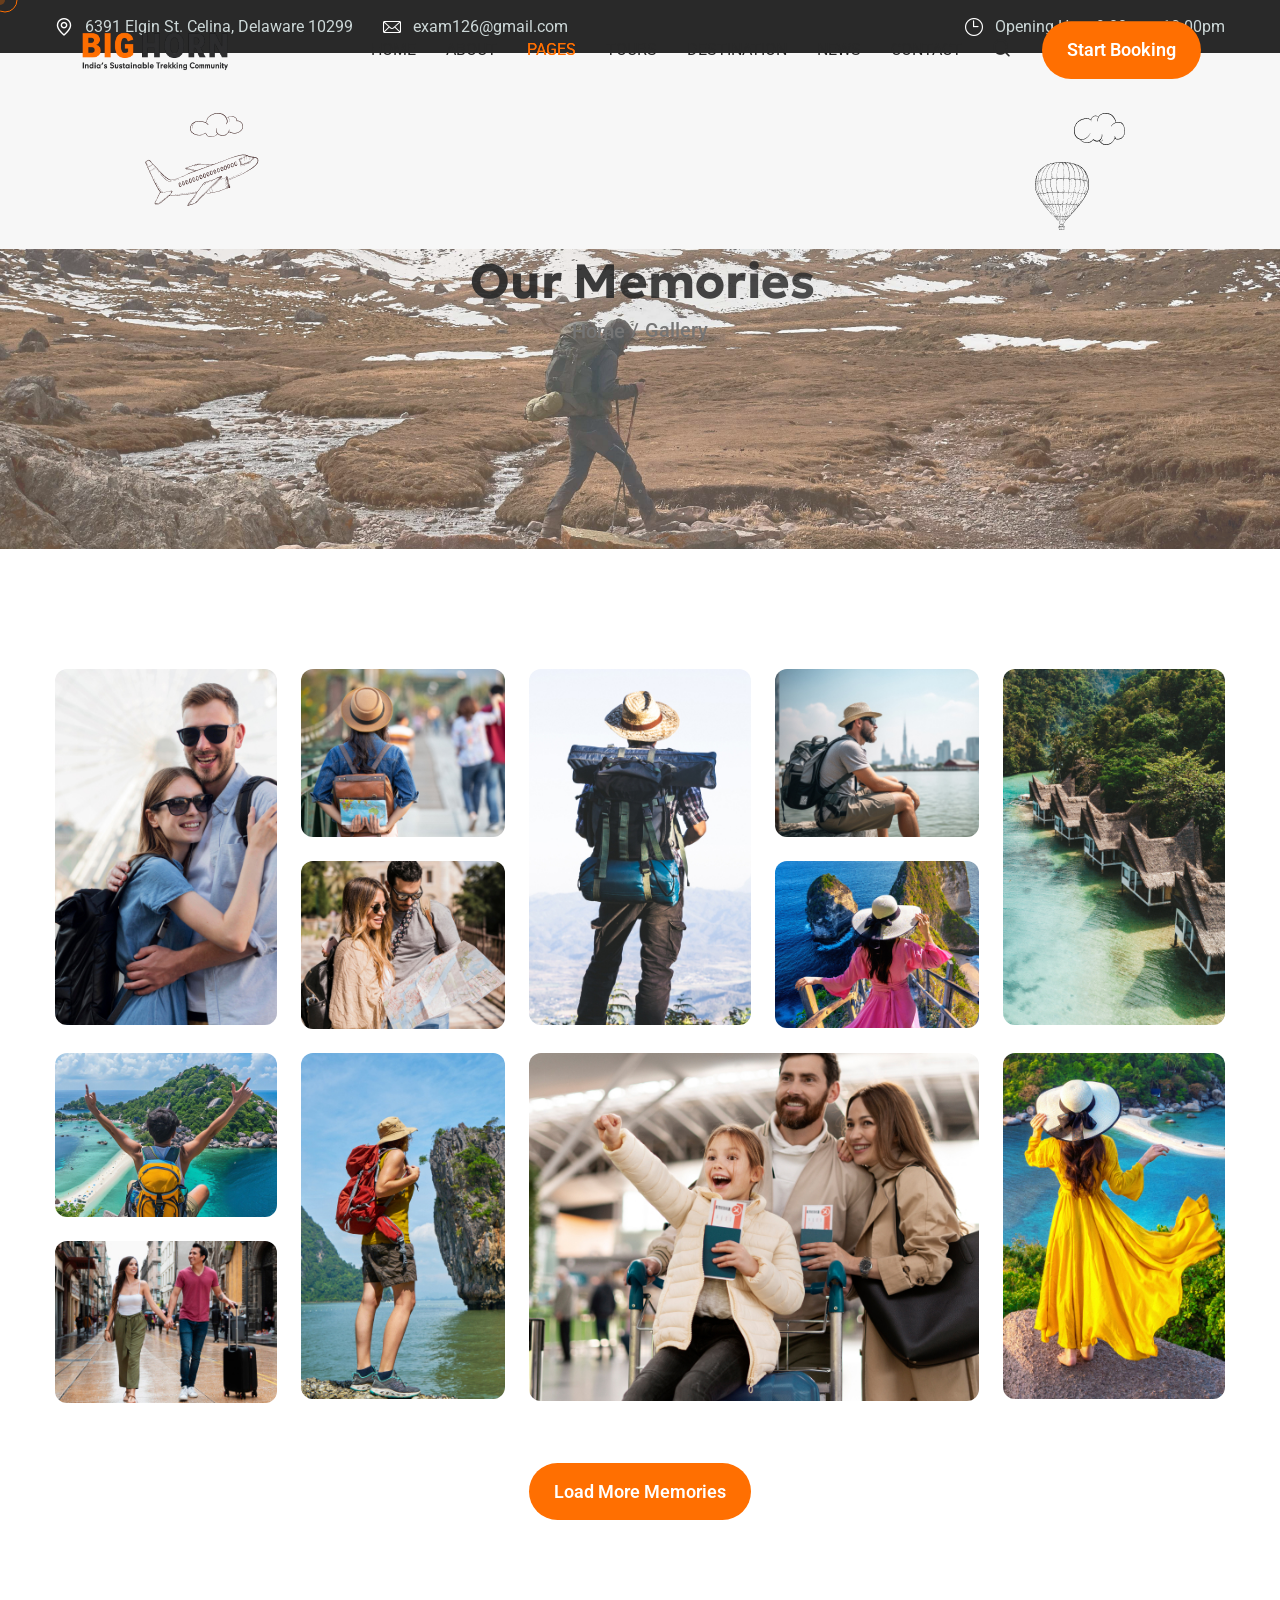
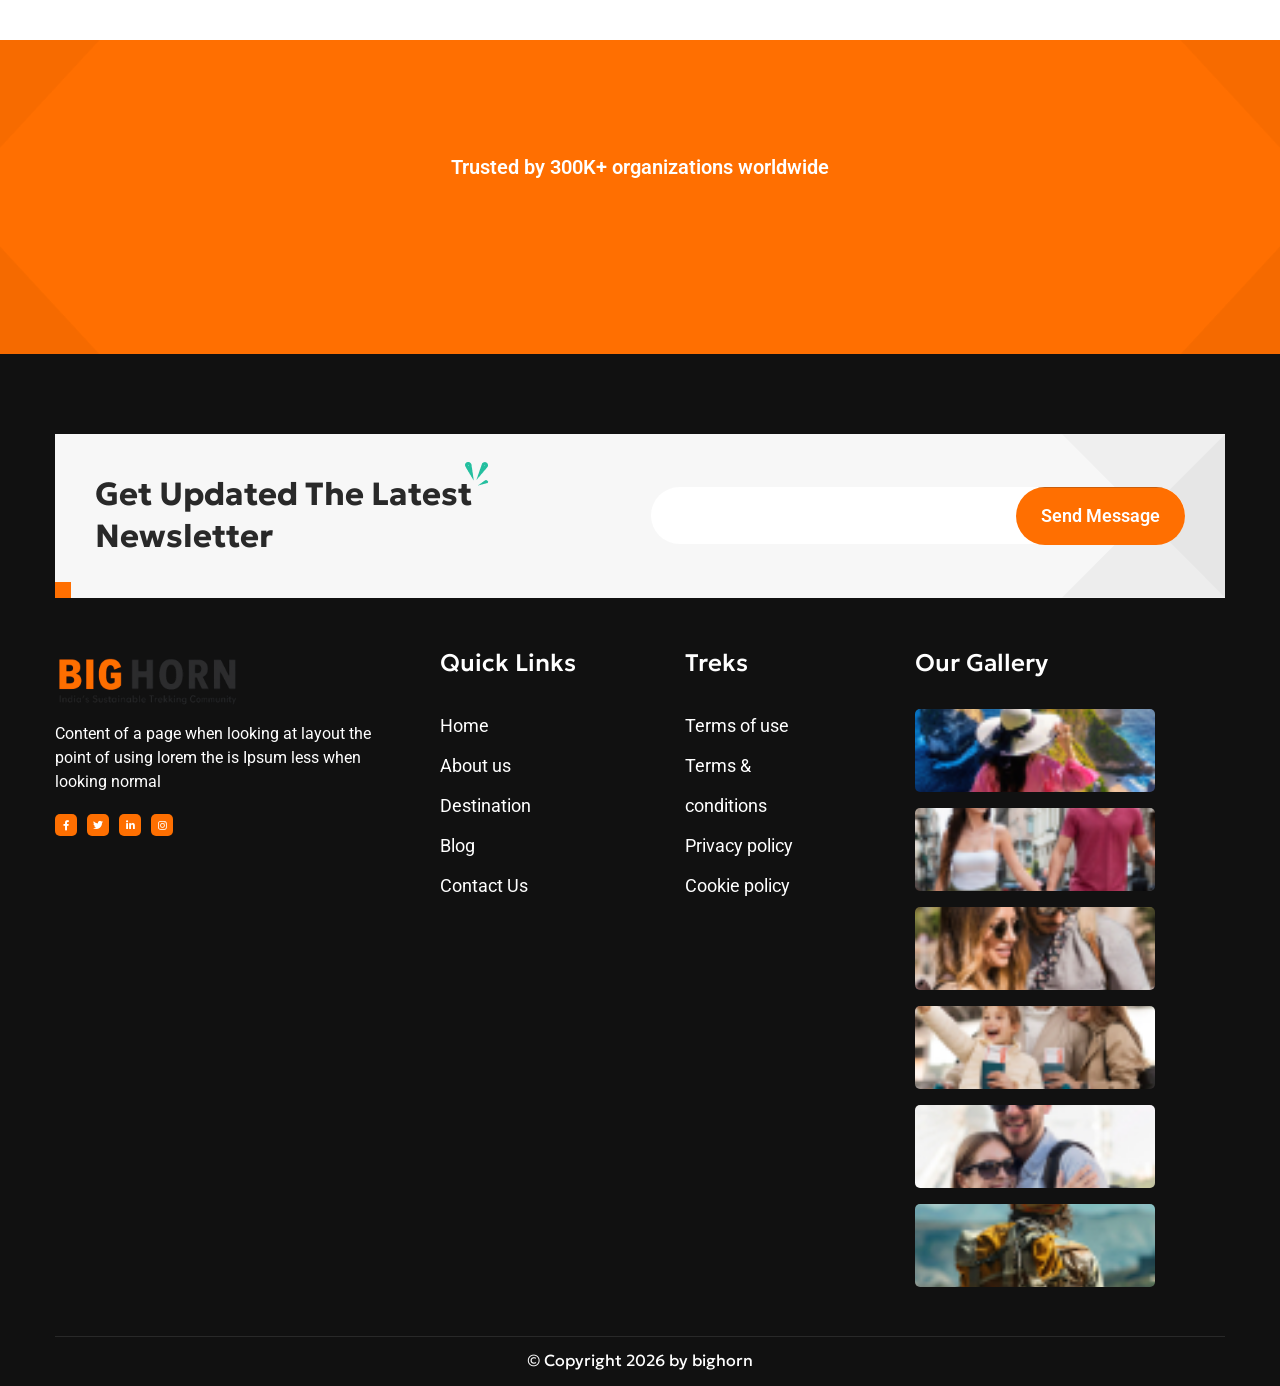
<file: gallery.html>
<!DOCTYPE html><html lang="en"><head>
  <meta charset="UTF-8">
  <meta name="viewport" content="width=device-width, initial-scale=1.0">
  <title>Gallery || bighorn || HTML Template For Travel & Tour Booking Agency</title>
  <!-- favicons Icons -->
  <link rel="apple-touch-icon" sizes="180x180" href="images/apple-touch-icon.png">
  <link rel="icon" type="image/png" sizes="32x32" href="images/favicon-32x32.png">
  <link rel="icon" type="image/png" sizes="16x16" href="images/favicon-16x16.png">
  <link rel="manifest" href="assets/images/favicons/site.webmanifest">
  
  <!-- fonts -->
  <link rel="preconnect" href="https://fonts.googleapis.com">
  <link rel="preconnect" href="https://fonts.gstatic.com" crossorigin="">
  <link href="https://fonts.googleapis.com/css2?family=Caveat:wght@400..700&family=Geologica:wght@100..900&family=Roboto:ital,wght@0,100;0,300;0,400;0,500;0,700;0,900;1,100;1,300;1,400;1,500;1,700;1,900&display=swap" rel="stylesheet">


<link rel="stylesheet" href="css/bootstrap.min.css">
<link rel="stylesheet" href="css/bootstrap-select.min.css">
<link rel="stylesheet" href="css/animate.min.css">
<link rel="stylesheet" href="css/all.min.css">
<link rel="stylesheet" href="css/jquery-ui.css">
<link rel="stylesheet" href="css/jarallax.css">
<link rel="stylesheet" href="css/jquery.magnific-popup.css">
<link rel="stylesheet" href="css/daterangepicker.css">
<link rel="stylesheet" href="css/style_1.css">
<link rel="stylesheet" href="css/style.css">
<link rel="stylesheet" href="css/slick.css">
<link rel="stylesheet" href="css/owl.carousel.min.css">
<link rel="stylesheet" href="css/owl.theme.default.min.css">

<!-- template styles -->
<link rel="stylesheet" href="css/bighorn.css">
</head>

<body class="custom-cursor">
  <div class="custom-cursor__cursor"></div>
  <div class="custom-cursor__cursor-two"></div>

  <!-- Preloader Icon -->
 
<!-- Preloader Icon -->
 <div class="page-wrapper">
	<div class="topbar-one">
	    <div class="container">
	        <div class="topbar-one__inner">
	            <ul class="list-unstyled topbar-one__info">
	                <li class="topbar-one__info__item">
	                    <i class="flaticon-pin-1 topbar-one__info__icon"></i>
	                    6391 Elgin St. Celina, Delaware 10299
	                </li>
	                <li class="topbar-one__info__item">
	                    <i class="flaticon-mail topbar-one__info__icon"></i>
	                    <a href="mailto:exam126@gmail.com">exam126@gmail.com</a>
	                </li>
	                <li class="topbar-one__info__item topbar-one__info__item--last">
	                    <i class="flaticon-three-o-clock-clock topbar-one__info__icon"></i>
	                    Opening Hour  9:00am - 10:00pm
	                </li>
	            </ul><!-- /.list-unstyled topbar-one__info -->
	        </div><!-- /.topbar-one__inner -->
	    </div><!-- /.container-fluid -->
	</div><!-- /.topbar-one -->
	<header class="main-header sticky-header sticky-header--normal">
	    <div class="container">
	        <div class="main-header__inner">
	            <div class="main-header__logo">
	                <a href="index.html">
	                    <img src="assets/logo.png" alt="bighorn HTML" width="152">
	                </a>
	            </div><!-- /.main-header__logo -->
	            <nav class="main-header__nav main-menu">
	                <ul class="main-menu__list">
						<li class="dropdown">
							<a href="#">Home</a>
							<ul>
								<li><a href="index.html">Home One</a></li>
								<li><a href="index.html">Home Two</a></li>
								<li><a href="index3.html">Home Three</a></li>
							</ul>
						</li>
						<li>
							<a href="about.html">About</a>
						</li>
						<li class="dropdown">
							<a href="#">Pages</a>
							<ul>
								<li><a href="team.html">Our Team</a></li>
								<li><a href="pricing.html">Pricing Table</a></li>
								<li><a href="gallery.html">Gallery</a></li>
								<li><a href="faq.html">FAQs</a></li>
								<li><a href="login.html">Login</a></li>
								<li><a href="404.html">404 Error</a></li>
							</ul>
						</li>
						<li class="dropdown">
							<a href="#">Tours</a>
							<ul>
								<li><a href="tour.html">Tour Page</a></li>
                                    <li><a href="tour-sidebar.html">Tour Sidebar</a></li>
								<li><a href="tour-carousel.html">Tour Carousel</a></li>
								<li><a href="tour-details.html">Tour Details</a></li>
							</ul>
						</li>
						<li class="dropdown">
							<a href="#">Destination</a>
							<ul class="sub-menu">
								<li><a href="destination.html">Destination</a></li>
								<li><a href="destination-carousel.html">Destination Carousel</a></li>
								<li><a href="destination-details.html">Destination Details</a></li>
							</ul>
						</li>
						<li class="dropdown">
							<a href="#">News</a>
							<ul class="sub-menu">
								<li class="dropdown">
									<a href="#">News grid</a>
									<ul class="sub-menu">
										<li><a href="blog-grid.html">No sidebar</a></li>
										<li><a href="blog-grid-left.html">Left sidebar</a></li>
										<li><a href="blog-grid-right.html">Right sidebar</a></li>
									</ul>
								</li>
								<li class="dropdown">
									<a href="#">News list</a>
									<ul class="sub-menu">
										<li><a href="blog-list.html">No sidebar</a></li>
										<li><a href="blog-list-left.html">Left sidebar</a></li>
										<li><a href="blog-list-right.html">Right sidebar</a></li>
									</ul>
								</li>
								<li><a href="blog-carousel.html">News carousel</a></li>
								<li class="dropdown">
									<a href="#">News details</a>
									<ul class="sub-menu">
										<li><a href="blog-details.html">No sidebar</a></li>
										<li><a href="blog-details-left.html">Left sidebar</a></li>
										<li><a href="blog-details-right.html">Right sidebar</a></li>
									</ul>
								</li>
							</ul>
						</li>
						<li>
							<a href="contact.html">Contact</a>
						</li>
					</ul>
	            </nav><!-- /.main-header__nav -->
	            <div class="main-header__right">
	                <div class="mobile-nav__btn mobile-nav__toggler">
	                    <span></span>
	                    <span></span>
	                    <span></span>
	                </div><!-- /.mobile-nav__toggler -->
					<a href="#" class="search-toggler main-header__search">
						<i class="flaticon-search" aria-hidden="true"></i>
						<span class="sr-only">Search</span>
					</a><!-- /.search-toggler -->
	                <div class="main-header__btn">
	                    <a href="contact.html" class="bighorn-btn">
	                        <span>Start Booking</span>
	                    </a><!-- /.thm-btn main-header__btn -->
	                </div>
	            </div><!-- /.main-header__right -->
	        </div><!-- /.main-header__inner -->
	    </div><!-- /.container-fluid -->
	</header><!-- /.main-header -->

    <section class="page-header">
        <div class="page-header__bg"></div><!-- /.page-header__bg -->
        <div class="page-header__shape-one"></div><!-- /.page-header__shape-one -->
        <div class="page-header__shape-two"></div><!-- /.page-header__shape-two -->
        <div class="container">
            <h2 class="page-header__title bw-split-in-right">Our Memories</h2>
            <ul class="bighorn-breadcrumb list-unstyled">
                <li><a href="index.html">Home</a></li>
                <li>Gallery</li>
            </ul><!-- /.thm-breadcrumb list-unstyled -->
        </div><!-- /.container -->
    </section><!-- /.page-header -->

    <section class="gallery-one gallery-one--page">
		<div class="container">
			<div class="row">
				<div class="col-lg-3">
					<div class="gallery-one__card">
						<img src="images/gallery-1-1.jpg" alt="bighorn">
						<div class="gallery-one__card__hover">
							<a href="assets/images/gallery/gallery-1-1.jpg" class="img-popup">
								<i class="flaticon-camera-2"></i>
							</a>
						</div><!-- /.gallery-one__card__hover -->
					</div><!-- /.gallery-one__card -->
				</div><!-- /.col-lg-3 -->
				<div class="col-lg-2">
					<div class="gallery-one__card">
						<img src="images/gallery-1-2.jpg" alt="bighorn">
						<div class="gallery-one__card__hover">
							<a href="assets/images/gallery/gallery-1-2.jpg" class="img-popup">
								<i class="flaticon-camera-2"></i>
							</a>
						</div><!-- /.gallery-one__card__hover -->
					</div><!-- /.gallery-one__card -->
					<div class="gallery-one__card">
						<img src="images/gallery-1-6.jpg" alt="bighorn">
						<div class="gallery-one__card__hover">
							<a href="assets/images/gallery/gallery-1-6.jpg" class="img-popup">
								<i class="flaticon-camera-2"></i>
							</a>
						</div><!-- /.gallery-one__card__hover -->
					</div><!-- /.gallery-one__card -->
				</div><!-- /.col-lg-2 -->
				<div class="col-lg-3">
					<div class="gallery-one__card">
						<img src="images/gallery-1-3.jpg" alt="bighorn">
						<div class="gallery-one__card__hover">
							<a href="assets/images/gallery/gallery-1-3.jpg" class="img-popup">
								<i class="flaticon-camera-2"></i>
							</a>
						</div><!-- /.gallery-one__card__hover -->
					</div><!-- /.gallery-one__card -->
				</div><!-- /.col-lg-3 -->
				<div class="col-lg-2">
					<div class="gallery-one__card">
						<img src="images/gallery-1-4.jpg" alt="bighorn">
						<div class="gallery-one__card__hover">
							<a href="assets/images/gallery/gallery-1-4.jpg" class="img-popup">
								<i class="flaticon-camera-2"></i>
							</a>
						</div><!-- /.gallery-one__card__hover -->
					</div><!-- /.gallery-one__card -->
					<div class="gallery-one__card">
						<img src="images/gallery-1-7.jpg" alt="bighorn">
						<div class="gallery-one__card__hover">
							<a href="assets/images/gallery/gallery-1-7.jpg" class="img-popup">
								<i class="flaticon-camera-2"></i>
							</a>
						</div><!-- /.gallery-one__card__hover -->
					</div><!-- /.gallery-one__card -->
				</div><!-- /.col-lg-2 -->
				<div class="col-lg-3">
					<div class="gallery-one__card">
						<img src="images/gallery-1-5.jpg" alt="bighorn">
						<div class="gallery-one__card__hover">
							<a href="assets/images/gallery/gallery-1-5.jpg" class="img-popup">
								<i class="flaticon-camera-2"></i>
							</a>
						</div><!-- /.gallery-one__card__hover -->
					</div><!-- /.gallery-one__card -->
				</div><!-- /.col-lg-3 -->
				<div class="col-lg-3">
					<div class="gallery-one__card">
						<img src="images/gallery-1-8.jpg" alt="bighorn">
						<div class="gallery-one__card__hover">
							<a href="assets/images/gallery/gallery-1-8.jpg" class="img-popup">
								<i class="flaticon-camera-2"></i>
							</a>
						</div><!-- /.gallery-one__card__hover -->
					</div><!-- /.gallery-one__card -->
					<div class="gallery-one__card">
						<img src="images/gallery-1-12.jpg" alt="bighorn">
						<div class="gallery-one__card__hover">
							<a href="assets/images/gallery/gallery-1-12.jpg" class="img-popup">
								<i class="flaticon-camera-2"></i>
							</a>
						</div><!-- /.gallery-one__card__hover -->
					</div><!-- /.gallery-one__card -->
				</div><!-- /.col-lg-3 -->
				<div class="col-lg-2">
					<div class="gallery-one__card">
						<img src="images/gallery-1-9.jpg" alt="bighorn">
						<div class="gallery-one__card__hover">
							<a href="assets/images/gallery/gallery-1-9.jpg" class="img-popup">
								<i class="flaticon-camera-2"></i>
							</a>
						</div><!-- /.gallery-one__card__hover -->
					</div><!-- /.gallery-one__card -->
				</div><!-- /.col-lg-2 -->
				<div class="col-lg-4">
					<div class="gallery-one__card">
						<img src="images/gallery-1-10.jpg" alt="bighorn">
						<div class="gallery-one__card__hover">
							<a href="assets/images/gallery/gallery-1-10.jpg" class="img-popup">
								<i class="flaticon-camera-2"></i>
							</a>
						</div><!-- /.gallery-one__card__hover -->
					</div><!-- /.gallery-one__card -->
				</div><!-- /.col-lg-4 -->
				<div class="col-lg-3">
					<div class="gallery-one__card">
						<img src="images/gallery-1-11.jpg" alt="bighorn">
						<div class="gallery-one__card__hover">
							<a href="assets/images/gallery/gallery-1-11.jpg" class="img-popup">
								<i class="flaticon-camera-2"></i>
							</a>
						</div><!-- /.gallery-one__card__hover -->
					</div><!-- /.gallery-one__card -->
				</div><!-- /.col-lg-3 -->
			</div><!-- /.row -->
			<div class="gallery-one__btn">
                <a href="gallery.html" class="bighorn-btn">
                    <span>Load More Memories</span>
                </a>
            </div>
		</div><!-- /.container -->
	</section><!-- gallery-one -->

	<div class="client-carousel-one">
		<div class="client-carousel-one__shape" style="background-image: url(images/client-bg-1.png);"></div>
		<div class="container">
			<h5 class="client-carousel-one__title wow fadeInUp" data-wow-delay="100ms">Trusted by 300K+ organizations worldwide</h5><!-- /.client-carousel-one__title -->
			<div 24="" class="client-carousel-one__carousel bighorn-owl__carousel bighorn-owl__carousel--basic-nav owl-carousel wow fadeInUp" data-wow-delay="200ms" data-owl-options="{
					" items":="" 6,="" "margin":="" 20,="" "smartspeed":="" 500,="" "loop":true,="" "autoplay":="" true,="" "nav":false,="" "dots":false,="" "responsive":{="" "0":{="" "items":="" 2,="" },="" "575":{="" 3,="" "992":{="" 4,="" "1200":{="" 5,="" "1400":{="" }="" }"="">
				<div class="item">
					<div class="client-carousel-one__item">
						<img src="images/client-2-1.png" alt="image">
					</div><!-- /.client-carousel-one__item -->
				</div><!-- /.item -->
				<div class="item">
					<div class="client-carousel-one__item">
						<img src="images/client-2-2.png" alt="image">
					</div><!-- /.client-carousel-one__item -->
				</div><!-- /.item -->
				<div class="item">
					<div class="client-carousel-one__item">
						<img src="images/client-2-3.png" alt="image">
					</div><!-- /.client-carousel-one__item -->
				</div><!-- /.item -->
				<div class="item">
					<div class="client-carousel-one__item">
						<img src="images/client-2-4.png" alt="image">
					</div><!-- /.client-carousel-one__item -->
				</div><!-- /.item -->
				<div class="item">
					<div class="client-carousel-one__item">
						<img src="images/client-2-5.png" alt="image">
					</div><!-- /.client-carousel-one__item -->
				</div><!-- /.item -->
				<div class="item">
					<div class="client-carousel-one__item">
						<img src="images/client-2-6.png" alt="image">
					</div><!-- /.client-carousel-one__item -->
				</div><!-- /.item -->
			</div><!-- /.client-carousel-one__carousel -->
		</div><!-- /.container -->
	</div><!-- /.client-carousel-one -->

	<footer class="main-footer">
		<div class="main-footer__shape-one" style="background-image: url(images/footer-shape-1.png);"></div>
		<div class="container">
		<div class="main-footer__top wow fadeInUp" data-wow-delay="100ms">
			<div class="main-footer__top__dot"></div>
			<h3 class="main-footer__top__title">Get Updated The Latest<br> Newsletter <img src="images/sec-title-shape.png" alt="bighorn"></h3>
			<form action="#" data-url="MAILCHIMP_FORM_URL" class="main-footer__newsletter mc-form">
				<input type="text" name="EMAIL" placeholder="Enter email address">
				<button type="submit" class="bighorn-btn">
					<span>Send Message</span>
				</button>
			</form><!-- /. mc-form -->
			<div class="mc-form__response"></div><!-- /.mc-form__response -->
		</div><!-- /.main-footer__top -->
			<div class="row">
				<div class="col-md-6 col-xl-4 wow fadeInUp" data-wow-delay="00ms">
					<div class="footer-widget footer-widget--about">
						<a href="index.html" class="footer-widget__logo">
							<img src="assets/logo.png" width="185" alt="bighorn HTML Template">
						</a>
						<p class="footer-widget__text">
							Content of a page when looking at layout the<br> point of using lorem the is Ipsum less when<br> looking normal
						</p>
						<div class="main-footer__social">
							<a href="https://facebook.com">
								<i class="fab fa-facebook-f" aria-hidden="true"></i>
								<span class="sr-only">Facebook</span>
							</a>
							<a href="https://twitter.com">
								<i class="fab fa-twitter" aria-hidden="true"></i>
								<span class="sr-only">Twitter</span>
							</a>
							<a href="https://linkedin.com">
								<i class="fab fa-linkedin-in" aria-hidden="true"></i>
								<span class="sr-only">Linkedin</span>
							</a>
							<a href="https://instagram.com">
								<i class="fab fa-instagram" aria-hidden="true"></i>
								<span class="sr-only">Instagram</span>
							</a>
						</div><!-- /.main-footer__social -->
					</div><!-- /.footer-widget -->
				</div><!-- /.col-md-6 -->
				<div class="col-md-6 col-xl-2 wow fadeInUp" data-wow-delay="100ms">
					<div class="footer-widget footer-widget--links">
						<h2 class="footer-widget__title">Quick Links</h2><!-- /.footer-widget__title -->
						<ul class="list-unstyled footer-widget__links">
							<li><a href="index.html">Home</a></li>
							<li><a href="about.html">About us</a></li>
							<li><a href="destination.html">Destination</a></li>
							<li><a href="blog-grid-right.html">Blog</a></li>
							<li><a href="contact.html">Contact Us</a></li>
						</ul><!-- /.list-unstyled footer-widget__links -->
					</div><!-- /.footer-widget -->
				</div><!-- /.col-md-6 -->
				<div class="col-md-6 col-xl-2 wow fadeInUp" data-wow-delay="200ms">
					<div class="footer-widget footer-widget--links-two">
						<h2 class="footer-widget__title">Treks</h2><!-- /.footer-widget__title -->
						<ul class="list-unstyled footer-widget__links">
							<li><a href="contact.html">Terms of use</a></li>
							<li><a href="about.html">Terms & conditions</a></li>
							<li><a href="pricing.html">Privacy policy</a></li>
							<li><a href="login.html">Cookie policy</a></li>
						</ul><!-- /.list-unstyled footer-widget__links -->
					</div><!-- /.footer-widget -->
				</div><!-- /.col-md-6 -->
				<div class="col-md-6 col-xl-4 wow fadeInUp" data-wow-delay="300ms">
					<div class="footer-widget footer-widget--gallery">
						<h2 class="footer-widget__title">Our Gallery</h2><!-- /.footer-widget__title -->
						<div class="footer-widget__gallery">
							<a href="assets/images/resources/gallery-1.jpg" class="img-popup">
								<img src="images/gallery-1.jpg" alt="bighorn">
							</a><!-- /.image-item -->
							<a href="assets/images/resources/gallery-2.jpg" class="img-popup">
								<img src="images/gallery-2.jpg" alt="bighorn">
							</a><!-- /.image-item -->
							<a href="assets/images/resources/gallery-3.jpg" class="img-popup">
								<img src="images/gallery-3.jpg" alt="bighorn">
							</a><!-- /.image-item -->
							<a href="assets/images/resources/gallery-4.jpg" class="img-popup">
								<img src="images/gallery-4.jpg" alt="bighorn">
							</a><!-- /.image-item -->
							<a href="assets/images/resources/gallery-5.jpg" class="img-popup">
								<img src="images/gallery-5.jpg" alt="bighorn">
							</a><!-- /.image-item -->
							<a href="assets/images/resources/gallery-6.jpg" class="img-popup">
								<img src="images/gallery-6.jpg" alt="bighorn">
							</a><!-- /.image-item -->
						</div>
					</div><!-- /.footer-widget -->
				</div><!-- /.col-md-6 -->
			</div><!-- /.row -->
		</div><!-- /.container -->
		<div class="main-footer__bottom  wow fadeInUp" data-wow-delay="00ms">
			<div class="container">
				<div class="main-footer__bottom__inner">
					<p class="main-footer__copyright">
						© Copyright <span class="dynamic-year"></span> by bighorn 
					</p>
				</div><!-- /.main-footer__inner -->
			</div><!-- /.container -->
		</div><!-- /.main-footer__bottom -->
	</footer><!-- /.main-footer -->

</div><!-- /.page-wrapper -->


<div class="mobile-nav__wrapper">
	
	<!-- /.mobile-nav__overlay -->
	<div class="mobile-nav__content">
		<span class="mobile-nav__close mobile-nav__toggler"><i class="fa fa-times"></i></span>

		<div class="logo-box">
			<a href="index.html" aria-label="logo image"><img src="assets/logo.png" width="155" alt="bighorn"></a>
		</div>
		<!-- /.logo-box -->
		<div class="mobile-nav__container"></div>
		<!-- /.mobile-nav__container -->

		<ul class="mobile-nav__contact list-unstyled">
			<li>
				<i class="fa fa-envelope"></i>
				<a href="mailto:needhelp@bighorn.com">needhelp@bighorn.com</a>
			</li>
			<li>
				<i class="fa fa-phone-alt"></i>
				<a href="tel:666-888-0000">666 888 0000</a>
			</li>
		</ul><!-- /.mobile-nav__contact -->
		<div class="mobile-nav__social">
			<a href="https://facebook.com">
				<i class="fab fa-facebook-f" aria-hidden="true"></i>
				<span class="sr-only">Facebook</span>
			</a>
			<a href="https://twitter.com">
				<i class="fab fa-twitter" aria-hidden="true"></i>
				<span class="sr-only">Twitter</span>
			</a>
			<a href="https://linkedin.com">
				<i class="fab fa-linkedin-in" aria-hidden="true"></i>
				<span class="sr-only">Linkedin</span>
			</a>
			<a href="https://instagram.com">
				<i class="fab fa-instagram" aria-hidden="true"></i>
				<span class="sr-only">Instagram</span>
			</a>
		</div><!-- /.mobile-nav__social -->
	</div>
	<!-- /.mobile-nav__content -->
</div>
<!-- /.mobile-nav__wrapper -->
<div class="search-popup">
	<div class="search-popup__overlay search-toggler"></div>
	<!-- /.search-popup__overlay -->
	<div class="search-popup__content">
		<form role="search" method="get" class="search-popup__form" action="#">
			<input type="text" id="search" placeholder="Search Here...">
			<button type="submit" aria-label="search submit">
				<span><i class="flaticon-search"></i></span>
			</button>
		</form>
	</div>
	<!-- /.search-popup__content -->
</div>
<!-- /.search-popup -->

<a href="#" class="scroll-to-top">
    <svg class="scroll-to-top__circle" width="100%" height="100%" viewBox="-1 -1 102 102">
        <path d="M50,1 a49,49 0 0,1 0,98 a49,49 0 0,1 0,-98"></path>
    </svg>
</a>


<script src="js/jquery-3.7.1.min.js"></script>
<script src="js/bootstrap.bundle.min.js"></script>
<script src="js/bootstrap-select.min.js"></script>
<script src="js/jarallax.min.js"></script>
<script src="js/jquery-ui.js"></script>
<script src="js/jquery.ajaxchimp.min.js"></script>
<script src="js/jquery.appear.min.js"></script>
<script src="js/jquery.magnific-popup.min.js"></script>
<script src="js/jquery.validate.min.js"></script>
<script src="js/wNumb.min.js"></script>
<script src="js/moment.min.js"></script>
<script src="js/daterangepicker.js"></script>
<script src="js/owl.carousel.min.js"></script>
<script src="js/wow.js"></script>
<script src="js/imagesloaded.min.js"></script>
<script src="js/isotope.js"></script>
<script src="js/simpleParallax.min.js"></script>
<script src="js/slick.min.js"></script>
<script src="js/countdown.min.js"></script>
<!-- gsap js -->
<script src="js/gsap.js"></script>
<script src="js/scrolltrigger.min.js"></script>
<script src="js/splittext.min.js"></script>
<script src="js/bighorn-split.js"></script>
<!-- template js -->
<script src="js/bighorn.js"></script>


</body></html>
</file>
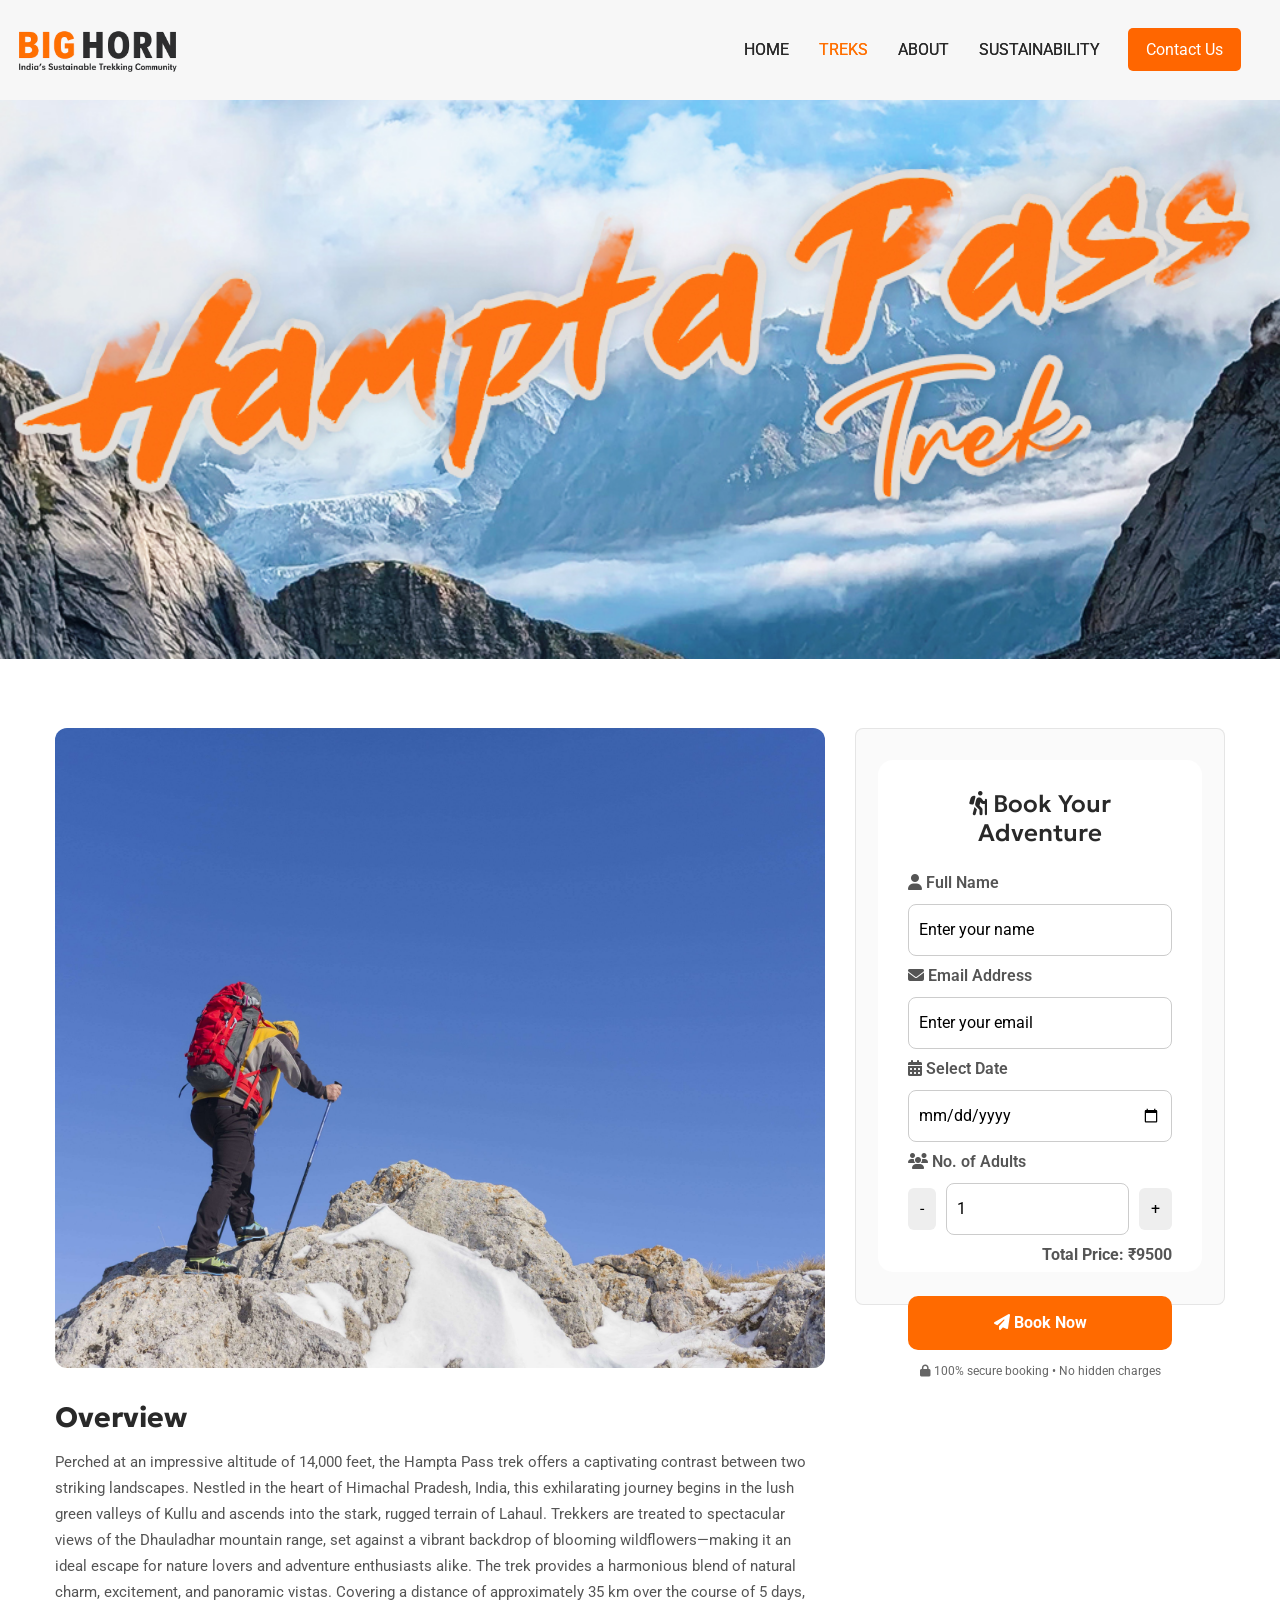
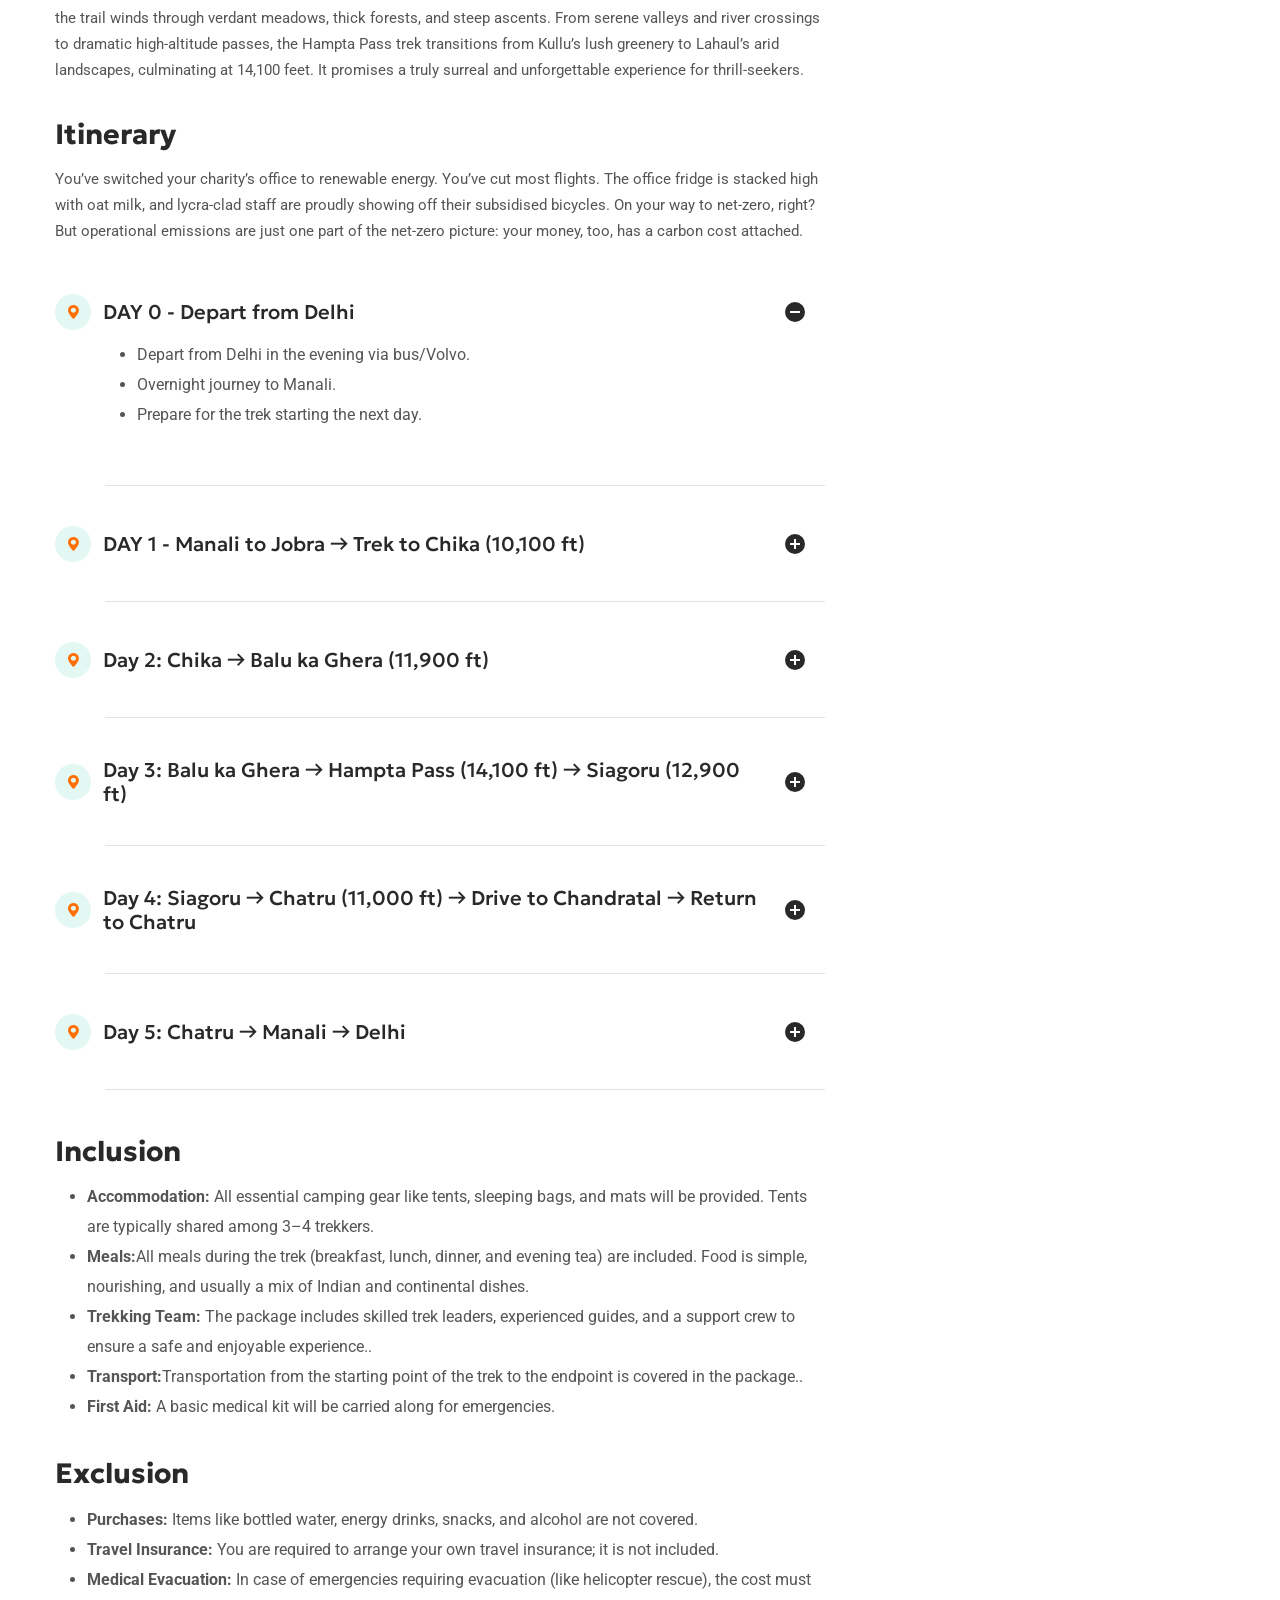
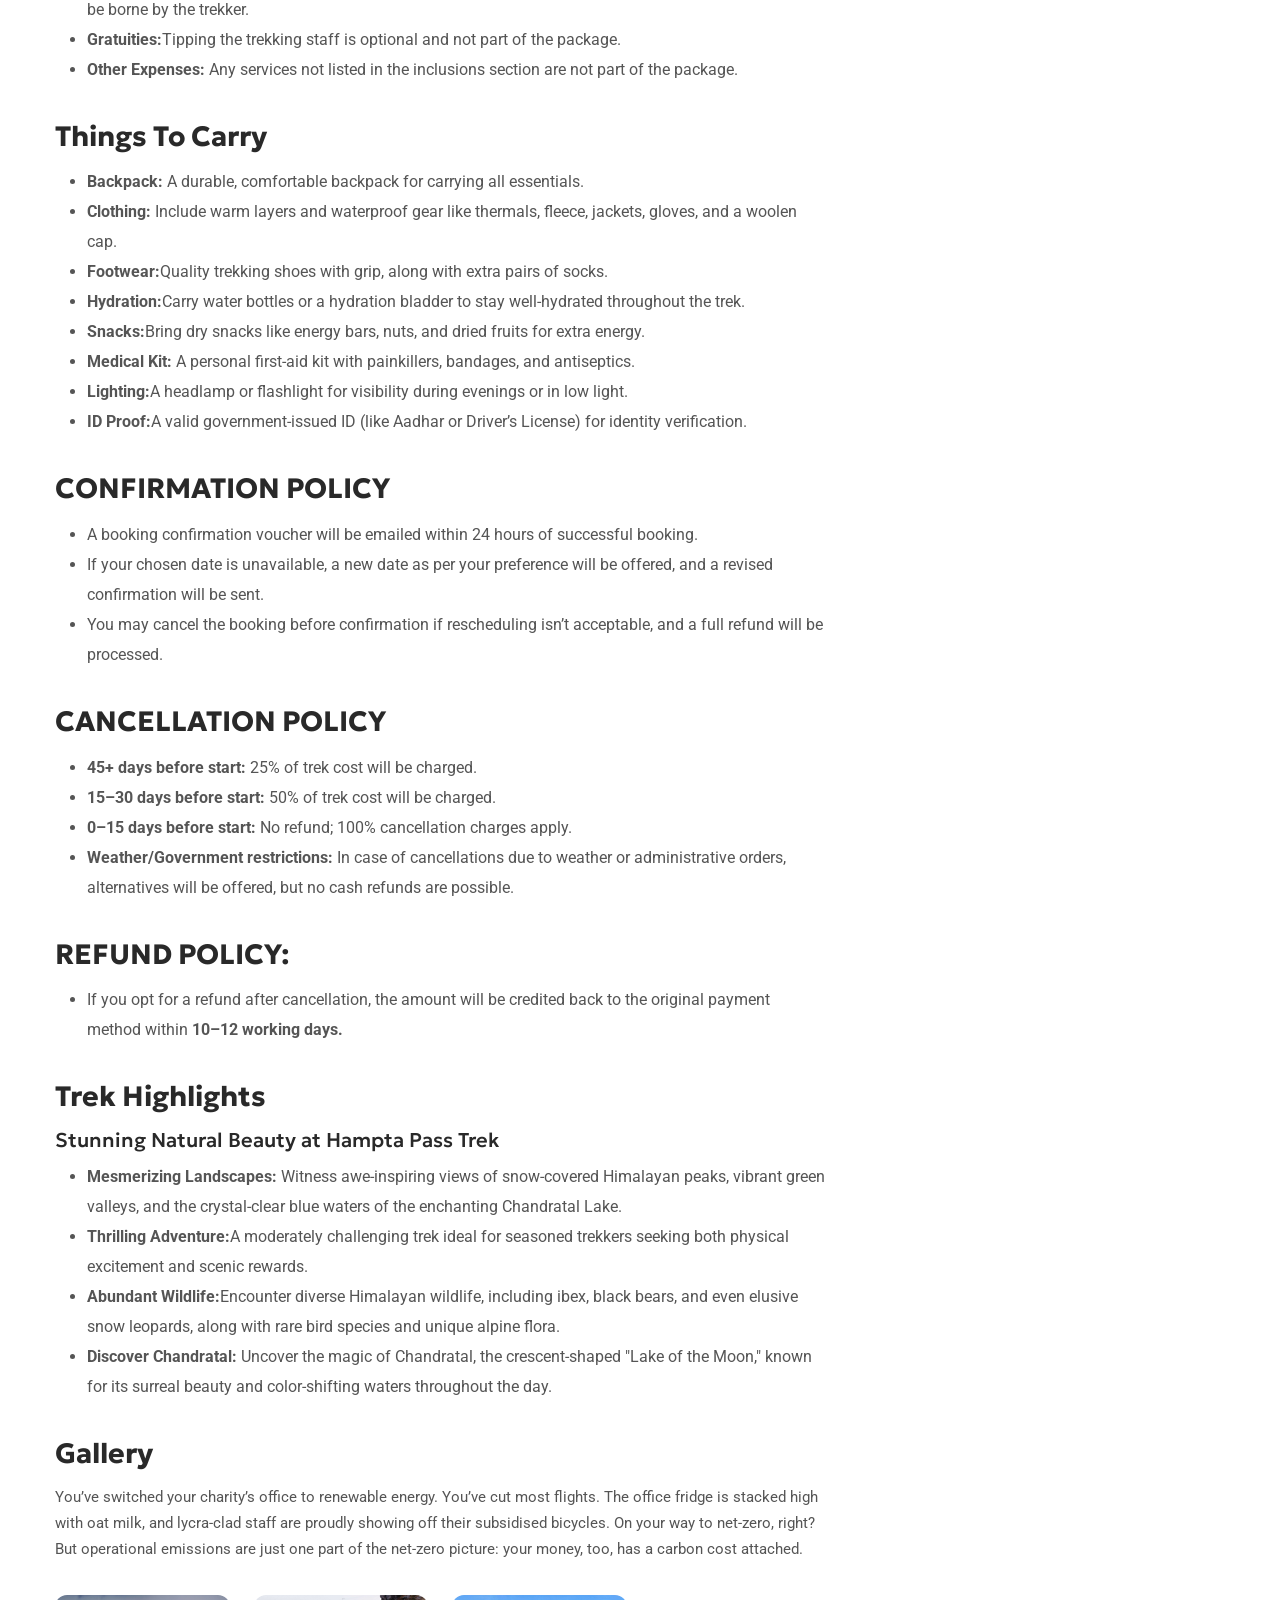
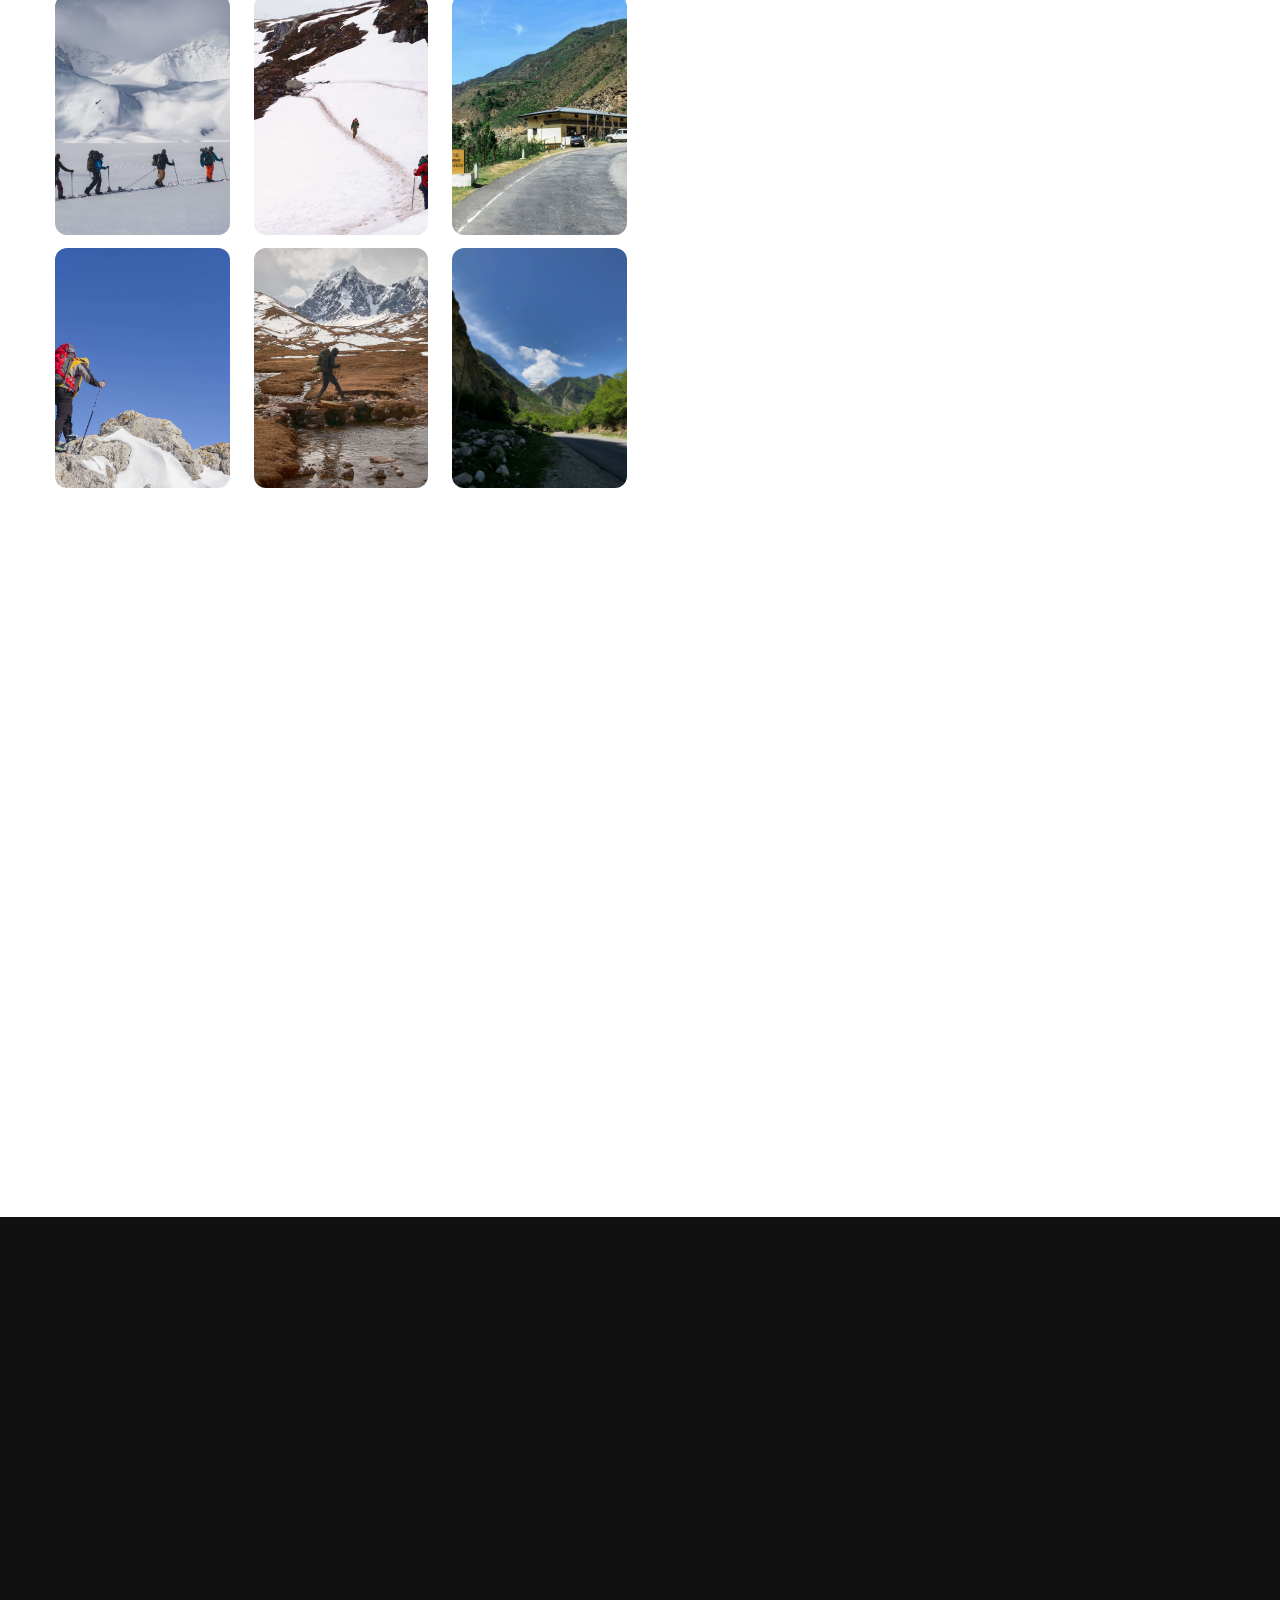
<file: hampta-pass-trek.html>
<!DOCTYPE html>
<html lang="en">

<head>
	<meta charset="UTF-8">
	<meta name="viewport" content="width=device-width, initial-scale=1.0">
	<title>Hampta Pass</title>
	<!-- favicons Icons -->
	<link rel="apple-touch-icon" sizes="180x180" href="images/logo-1.png">
	<link rel="icon" type="image/png" sizes="32x32" href="images/logo-1.png">
	<link rel="icon" type="image/png" sizes="16x16" href="images/logo-1.png">
	<link rel="manifest" href="assets/images/logo-1.png">

	<!-- fonts -->
	<link rel="stylesheet" href="https://cdnjs.cloudflare.com/ajax/libs/font-awesome/6.5.1/css/all.min.css">

	<link rel="preconnect" href="https://fonts.googleapis.com">
	<link rel="preconnect" href="https://fonts.gstatic.com" crossorigin="">
	<link
		href="https://fonts.googleapis.com/css2?family=Caveat:wght@400..700&family=Geologica:wght@100..900&family=Roboto:ital,wght@0,100;0,300;0,400;0,500;0,700;0,900;1,100;1,300;1,400;1,500;1,700;1,900&display=swap"
		rel="stylesheet">
	<link rel="stylesheet" href="css/bootstrap.min.css">
	<link rel="stylesheet" href="css/bootstrap-select.min.css">
	<link rel="stylesheet" href="css/animate.min.css">
	<link rel="stylesheet" href="css/all.min.css">
	<link rel="stylesheet" href="css/jquery-ui.css">
	<link rel="stylesheet" href="css/jarallax.css">
	<link rel="stylesheet" href="css/jquery.magnific-popup.css">
	<link rel="stylesheet" href="css/daterangepicker.css">
	<link rel="stylesheet" href="css/style_1.css">
	<link rel="stylesheet" href="css/style.css">
	<link rel="stylesheet" href="css/slick.css">
	<link rel="stylesheet" href="css/owl.carousel.min.css">
	<link rel="stylesheet" href="css/owl.theme.default.min.css">

	<link rel="stylesheet" href="https://cdnjs.cloudflare.com/ajax/libs/font-awesome/6.4.0/css/all.min.css">

	<!-- template styles -->
	<link rel="stylesheet" href="css/bighorn.css">



	<style>
  .booking-form-wrapper {
    background: #fff;
    padding: 30px;
    border-radius: 15px;
    /* box-shadow: 0 10px 30px rgba(0,0,0,0.08); */
    animation: fadeInUp 0.5s ease;
	height:40vw;
  }
  .form-title {
    font-size: 24px;
    margin-bottom: 20px;
    text-align: center;
  }
  .form-group {
    margin-bottom: 5px;
  }
  label {
    font-weight: 600;
    margin-bottom: 6px;
    display: block;
  }
  input {
    width: 100%;
    padding: 10px;
    border: 1px solid #ccc;
    border-radius: 8px;
  }
  .qty-box {
    display: flex;
    align-items: center;
    gap: 10px;
  }
  .qty-btn {
    padding: 6px 12px;
    background: #eee;
    border: none;
    border-radius: 6px;
    cursor: pointer;
  }
  .qty-btn:hover {
    background: #ff6a00;
    color: white;
  }
  .form-summary {
    text-align: right;
    font-weight: bold;
  }
  .book-now-btn {
    background: #ff6a00;
    border: none;
    color: white;
    padding: 12px;
    width: 100%;
    border-radius: 10px;
    font-weight: bold;
    margin-top: 10px;
  }
  .book-now-btn:hover {
    background: #e35a00;
  }
  .form-footer {
    font-size: 12px;
    text-align: center;
    margin-top: 10px;
    color: #666;
  }
</style>


</head>

<body class="custom-cursor">
	<!-- Preloader Icon -->
	<div class="page-wrapper">

		<header class="main-header main-header--two sticky-header sticky-header--normal " >
			<div class="container-fluid"   >
				<div class="main-header__inner"  >
					<div class="main-header__logo">
						<a href="index.html">
							<img src="assets/logo.png" alt="Big Horn Logo" width="165">
						</a>
					</div>
					<nav class="main-header__nav main-menu" >
						<ul class="main-menu__list">
							<li>
								<a href="index.html">Home</a>
							</li>
							<li class="dropdown">
								<a href="#">Treks</a>
								<ul class="sub-menu">
									<li class="dropdown">
										<a href="#">Upcoming Treks</a>
										<ul class="sub-menu">
											<li><a href="hampta-pass-trek.html">Hampta Pass Trek</a></li>
											<li><a href="valley-of-flower.html">Valley Of Flower</a></li>
											<li><a href="bhirgu-lake-trek.html">bhirgu lake trek</a></li>
											<li><a href="beas-kund.html">Beas Kund Trek</a></li>
											<li><a href="har-ki-kund.html">Har Ki Dun</a></li>
										</ul>
									</li>
									<li class="dropdown">
										<a href="tour.html">All Treks</a>
									</li>
								</ul>
							</li>
							<li>
								<a href="about.html">About</a>
							</li>

							<li>
								<a href="sustainability.html">Sustainability</a>
							</li>
						</ul>
					</nav>
					<div class="main-header__right">
						<div class="main-header__btn">
							<a href="contact.html" class=""
								style="background-color: #FF6600; color: white; padding: 12px 18px; border-radius: 5px; text-decoration: none;">
								<span>Contact Us</span>
							</a>
						</div>

						<div class="mobile-nav__btn mobile-nav__toggler">
							<span></span>
							<span></span>
							<span></span>
						</div>
					</div>
				</div>
			</div>
		</header>

		<!-- hero start -->
		<section class="hero-one"
			style="background-image: url('images/treks/Hampta-Pass-new.jpg');   width: 100%; height:53vw; object-fit: contain; display: block; padding: 10rem; background-size: contain; background-position: center; background-repeat: no-repeat;">

 

			<!-- <div class="booking-form-wrapper">


				<h3 class="form-title">Book Your Trek</h3>

				<form class="booking-form">
					<div class="form-group">
						<label for="name">Full Name</label>
						<input type="text" id="name" placeholder="Enter your name" required>
					</div>

					<div class="form-group">
						<label for="email">Email Address</label>
						<input type="email" id="email" placeholder="Enter your email" required>
					</div>

					<div class="form-group">
						<label for="date">Select Date</label>
						<input type="date" id="date" required>
					</div>

					<div class="form-group">
						<label for="adults">No. of Adults</label>
						<input type="number" id="adults" value="1" min="1" required>
					</div>

					<div class="form-summary">
						<p>Total Price: <span id="totalPrice">₹9500</span></p>
					</div>

					<button type="submit" class="book-now-btn">Book Now</button>
				</form>
			</div> -->



		</section>

		<!-- <div class="banner2">
			<img src="images/treks/hampta-pass-trek2.jpg"   />
		</div> -->


		<section class="tours-details">
			<div class="container">
				<div class="row gutter-y-60">
					<div class="col-lg-8 wow fadeInUp" data-wow-delay="100ms">
						<div class="tours-details__image">
							<img src="images/treks/humta2.jpg" alt="bighorn">
						</div><!-- tours-details__image -->
						<div class="tours-details__content">
							<h3 class="tours-details__title">Overview</h3>
							<p class="tours-details__text">
								Perched at an impressive altitude of 14,000 feet, the Hampta Pass trek offers a
								captivating contrast between two striking landscapes. Nestled in the heart of Himachal
								Pradesh, India, this exhilarating journey begins in the lush green valleys of Kullu and
								ascends into the stark, rugged terrain of Lahaul.
								Trekkers are treated to spectacular views of the Dhauladhar mountain range, set against
								a vibrant backdrop of blooming wildflowers—making it an ideal escape for nature lovers
								and adventure enthusiasts alike. The trek provides a harmonious blend of natural charm,
								excitement, and panoramic vistas.

								Covering a distance of approximately 35 km over the course of 5 days, the trail winds
								through verdant meadows, thick forests, and steep ascents. From serene valleys and river
								crossings to dramatic high-altitude passes, the Hampta Pass trek transitions from
								Kullu’s lush greenery to Lahaul’s arid landscapes, culminating at 14,100 feet. It
								promises a truly surreal and unforgettable experience for thrill-seekers.
							</p>

							<h3 class="tours-details__title mt35">Itinerary</h3>
						<p class="tours-details__text">
							You’ve switched your charity’s office to renewable energy. You’ve cut most flights. The
							office fridge is stacked high with
							oat milk, and lycra-clad staff are proudly showing off their subsidised bicycles. On your
							way to net-zero, right? But
							operational emissions are just one part of the net-zero picture: your money, too, has a
							carbon cost attached.
						</p>

						<div class="tours-details__accordion bighorn-accrodion" data-grp-name="bighorn-accrodion">
							<div class="accrodion active">
								<div class="accrodion-title">
									<h4>
										<i class="flaticon-pin"></i>
										DAY 0 - Depart from Delhi
										<span class="accrodion-title__icon"></span><!-- /.accrodion-title__icon -->
									</h4>
								</div><!-- /.accordian-title -->
								<div class="accrodion-content">
									<div class="inner">
										<p>
										<ul>
											<li>Depart from Delhi in the evening via bus/Volvo.</li>
											<li>Overnight journey to Manali.</li>
											<li>Prepare for the trek starting the next day.</li>
										</ul>
										</p>
									</div><!-- /.accordian-content -->
								</div>
							</div><!-- /.accordian-item -->
							<div class="accrodion">
								<div class="accrodion-title">
									<h4>
										<i class="flaticon-pin"></i>
										DAY 1 - Manali to Jobra → Trek to Chika (10,100 ft)
										<span class="accrodion-title__icon"></span><!-- /.accrodion-title__icon -->
									</h4>
								</div><!-- /.accordian-title -->
								<div class="accrodion-content">
									<div class="inner">
										<p>
										<ul>
											<li>Shared jeep ride from Manali bus stand to Jobra (trek starting point).
											</li>
											<li>Trek to Chika (approx. 2 km) through forests of pine, maple, and birch
												along River Rani.</li>
											<li>Altitude gain: up to 10,400 ft.</li>
											<li>Scenic views of rocky Himachali terrain.</li>
											<li>Overnight stay in tents at Chika campsite.</li>
										</ul>
										</p>
									</div><!-- /.accordian-content -->
								</div>
							</div><!-- /.accordian-item -->
							<div class="accrodion">
								<div class="accrodion-title">
									<h4>
										<i class="flaticon-pin"></i>
										Day 2: Chika → Balu ka Ghera (11,900 ft)
										<span class="accrodion-title__icon"></span><!-- /.accrodion-title__icon -->
									</h4>
								</div><!-- /.accordian-title -->
								<div class="accrodion-content">
									<div class="inner">
										<p>
										<ul>
											<li>Begin trek from Chika to Balu ka Ghera.</li>
											<li>Witness outer Himalayan and Dhauladhar ranges.</li>
											<li>Gradual altitude gain and changing landscapes.</li>
											<li>Campsite at Balu ka Ghera, surrounded by mountain views.</li>
											<li>Overnight stay in tents.</li>
										</ul>
										</p>
									</div><!-- /.accordian-content -->
								</div>
							</div><!-- /.accordian-item -->
							<div class="accrodion">
								<div class="accrodion-title">
									<h4>
										<i class="flaticon-pin"></i>
										Day 3: Balu ka Ghera → Hampta Pass (14,100 ft) → Siagoru (12,900 ft)
										<span class="accrodion-title__icon"></span><!-- /.accrodion-title__icon -->
									</h4>
								</div><!-- /.accordian-title -->
								<div class="accrodion-content">
									<div class="inner">
										<p>
										<ul>
											<li>Start at Balu ka Ghera (12,900 ft), ascend to Hampta Pass (14,100 ft),
												then descend to Siagoru (12,900 ft).</li>
											<li>Approx. 8-hour trek with moderate difficulty.</li>
											<li>Cross snowfields, glacial paths, and rocky ridges.</li>
											<li>Interact with local shepherds en route.</li>
											<li>Transition from green Hampta Valley to barren Lahaul Valley.</li>
											<li>Overnight stay in tents at Siagoru.</li>
										</ul>
										</p>
									</div><!-- /.accordian-content -->
								</div>
							</div>
							<div class="accrodion">
								<div class="accrodion-title">
									<h4>
										<i class="flaticon-pin"></i>
										Day 4: Siagoru → Chatru (11,000 ft) → Drive to Chandratal → Return to Chatru
										<span class="accrodion-title__icon"></span><!-- /.accrodion-title__icon -->
									</h4>
								</div><!-- /.accordian-title -->
								<div class="accrodion-content">
									<div class="inner">
										<p>
										<ul>
											<li>4-hour trek from Siagoru to Chatru via Pir Panjal range.</li>
											<li>Enjoy desert-like landscapes of Spiti Valley.</li>
											<li>Arrive at Chatru for lunch and rest.</li>
											<li>4-hour drive to Chandratal Lake (14,100 ft).</li>
											<li>Explore the pristine, high-altitude lake.</li>
											<li>Return drive to Chatru for overnight camping.</li>
										</ul>
										</p>
									</div><!-- /.accordian-content -->
								</div>
							</div>
							<div class="accrodion">
								<div class="accrodion-title">
									<h4>
										<i class="flaticon-pin"></i>
										Day 5: Chatru → Manali → Delhi
										<span class="accrodion-title__icon"></span><!-- /.accrodion-title__icon -->
									</h4>
								</div><!-- /.accordian-title -->
								<div class="accrodion-content">
									<div class="inner">
										<p>
										<ul>
											<li>Drive back to Manali via the Atal Tunnel.</li>
											<li>Scenic route through valleys and mountains.
											</li>
											<li>Arrive in Manali by evening.</li>
											<li>Continue return journey to Delhi via overnight bus.</li>

										</ul>
										</p>
									</div><!-- /.accordian-content -->
								</div>
							</div><!-- /.accordian-item -->
						</div><!-- /.accordian-item -->

							<h3 class="tours-details__title mt35">Inclusion</h3>
							<p class="tours-details__text">
							<ul>
								<li><b>Accommodation:</b> All essential camping gear like tents, sleeping bags, and mats
									will be provided. Tents are typically shared among 3–4 trekkers.</li>
								<li> <b>Meals:</b>All meals during the trek (breakfast, lunch, dinner, and evening tea)
									are included. Food is simple, nourishing, and usually a mix of Indian and
									continental dishes.</li>

								<li><b>Trekking Team: </b>The package includes skilled trek leaders, experienced guides,
									and a support crew to ensure a safe and enjoyable experience..</li>
								<li><b>Transport:</b>Transportation from the starting point of the trek to the endpoint
									is covered in the package..</li>
								<li><b>First Aid:</b>
									A basic medical kit will be carried along for emergencies.</li>
							</ul>
							</p>
							<h3 class="tours-details__title mt35">Exclusion</h3>
							<p class="tours-details__text">
							<ul>
								<li><b> Purchases:</b> Items like bottled water, energy drinks, snacks, and alcohol are
									not covered.</li>
								<li> <b>Travel Insurance:</b> You are required to arrange your own travel insurance; it
									is not included.</li>
								<li><b>Medical Evacuation: </b>In case of emergencies requiring evacuation (like
									helicopter rescue), the cost must be borne by the trekker.</li>
								<li><b>Gratuities:</b>Tipping the trekking staff is optional and not part of the
									package.</li>
								<li><b>Other Expenses:</b>
									Any services not listed in the inclusions section are not part of the package.</li>
							</ul>
							</p>
							<h3 class="tours-details__title mt35">Things To Carry </h3>
							<p class="tours-details__text">
							<ul>
								<li><b>Backpack:</b> A durable, comfortable backpack for carrying all essentials.</li>

								<li><b>Clothing:</b> Include warm layers and waterproof gear like thermals, fleece,
									jackets,
									gloves, and a woolen cap.</li>

								<li><b>Footwear:</b>Quality trekking shoes with grip, along with extra pairs of socks.
								</li>
								<li><b>Hydration:</b>Carry water bottles or a hydration bladder to stay well-hydrated
									throughout the trek.</li>

								<li><b>Snacks:</b>Bring dry snacks like energy bars, nuts, and dried fruits for extra
									energy.</li>
								<li><b>Medical Kit:</b> A personal first-aid kit with painkillers, bandages, and
									antiseptics.</li>
								<li><b>Lighting:</b>A headlamp or flashlight for visibility during evenings or in low
									light.</li>
								<li><b>ID Proof:</b>A valid government-issued ID (like Aadhar or Driver’s License) for
									identity verification.</li>



							</ul>
							</p>
							<h3 class="tours-details__title mt35">CONFIRMATION POLICY </h3>
							<p class="tours-details__text">
							<ul>
								<li>A booking confirmation voucher will be emailed within 24 hours of successful
									booking.</li>
								<li>If your chosen date is unavailable, a new date as per your preference will be
									offered, and a revised confirmation will be sent.</li>
								<li>You may cancel the booking before confirmation if rescheduling isn’t acceptable, and
									a full refund will be processed.</li>



							</ul>
							</p>
							<h3 class="tours-details__title mt35">CANCELLATION POLICY </h3>
							<p class="tours-details__text">
							<ul>
								<li><b>45+ days before start:</b> 25% of trek cost will be charged.</li>
								<li><b>15–30 days before start:</b> 50% of trek cost will be charged.</li>
								<li><b>0–15 days before start:</b> No refund; 100% cancellation charges apply.</li>
								<li><b>Weather/Government restrictions: </b> In case of cancellations due to weather or
									administrative orders, alternatives will be offered, but no cash refunds are
									possible.</li>



							</ul>
							</p>
							<h3 class="tours-details__title mt35">REFUND POLICY:</h3>
							<p class="tours-details__text">
							<ul>
								<li>If you opt for a refund after cancellation, the amount will be credited back to the
									original payment method within <b>10–12 working days.</b></li>
							</ul>
							</p>
							<!-- <div class="row">
								<div class="col-xl-4 col-md-6">
									<ul class="tours-details__list">
										<li> Breakfast, lunch, and dinner.</li>
										<li><i class="flaticon-check"></i>Breakfast, lunch, and dinner.</li>
										<li><i class="flaticon-check"></i>Breakfast, lunch, and dinner.</li>
										<li><i class="flaticon-check"></i>Breakfast, lunch, and dinner.</li>
									</ul>
								</div>
								<div class="col-xl-4 col-md-6">
									<ul class="tours-details__list">
										<li><i class="flaticon-close"></i>Professional tour guide</li>
										<li><i class="flaticon-close"></i>Breakfast, lunch, and dinner.</li>
										<li><i class="flaticon-close"></i>Breakfast, lunch, and dinner.</li>
										<li><i class="flaticon-close"></i>Breakfast, lunch, and dinner.</li>
									</ul>
								</div>
								<div class="col-xl-4">
								</div>
							</div> -->
							<h3 class="tours-details__title mt35">Trek Highlights</h3>
							<h5> Stunning Natural Beauty at Hampta Pass Trek</h5>
							<p class="tours-details__text">
							<ul>
								<li><b> Mesmerizing Landscapes:</b> Witness awe-inspiring views of snow-covered
									Himalayan peaks, vibrant green valleys, and the crystal-clear blue waters of the
									enchanting Chandratal Lake.</li>
								<li><b>Thrilling Adventure:</b>A moderately challenging trek ideal for seasoned trekkers
									seeking both physical excitement and scenic rewards.</li>
								<li><b>Abundant Wildlife:</b>Encounter diverse Himalayan wildlife, including ibex, black
									bears, and even elusive snow leopards, along with rare bird species and unique
									alpine flora.</li>
								<li><b>

										Discover Chandratal:</b>
									Uncover the magic of Chandratal, the crescent-shaped "Lake of the Moon," known for
									its surreal beauty and color-shifting waters throughout the day.</li>
							</ul>
							</p>

						</div><!-- tours-details__content -->
						<h3 class="tours-details__title mt35">Gallery</h3>
						<p class="tours-details__text">
							You’ve switched your charity’s office to renewable energy. You’ve cut most flights. The
							office fridge is stacked high with
							oat milk, and lycra-clad staff are proudly showing off their subsidised bicycles. On your
							way to net-zero, right? But
							operational emissions are just one part of the net-zero picture: your money, too, has a
							carbon cost attached.
						</p>
						<div class="row gutter-x-24">
							<div class="col-xl-3 col-md-6">
								<div class="tours-details__gallery">
									<img src="images/treks/humta1.jpg" height="240rem" alt="bighorn">
								</div>
								<div class="tours-details__gallery">
									<img src="images/treks/humta2.jpg" height="240rem" alt="bighorn">
								</div>
							</div>
							<div class="col-xl-3 col-md-6">
								<div class="tours-details__gallery">
									<img src="images/treks/humta3.jpg" height="240rem" alt="bighorn">
								</div>
								<div class="tours-details__gallery">
									<img src="images/treks/humta4.jpg" height="240rem" alt="bighorn">
								</div>
							</div>
							<div class="col-xl-3 col-md-6">
								<div class="tours-details__gallery">
									<img src="images/treks/humta5.jpg" height="240rem" alt="bighorn">
								</div>
								<div class="tours-details__gallery">
									<img src="images/treks/humta6.jpg" height="240rem" alt="bighorn">
								</div>
							</div>

						</div>
						 

						<!-- /.accordian-item --><!-- /.accordian-item -->
						<!-- /.accordian-item -->

					</div>
					<div class="col-lg-4 wow fadeInRight" data-wow-delay="200ms">
				<div class="tours-details__booking">
					<div class="booking-form-wrapper animate">
						<h3 class="form-title"><i class="fas fa-hiking"></i> Book Your Adventure</h3>
						<form class="booking-form" id="trekBookingForm">
							<div class="form-group">
								<label for="name"><i class="fas fa-user"></i> Full Name</label>
								<input type="text" id="name" placeholder="Enter your name" required>
							</div>

							<div class="form-group">
								<label for="email"><i class="fas fa-envelope"></i> Email Address</label>
								<input type="email" id="email" placeholder="Enter your email" required>
							</div>

							<div class="form-group">
								<label for="date"><i class="fas fa-calendar-alt"></i> Select Date</label>
								<input type="date" id="date" required>
							</div>

							<div class="form-group quantity-group">
								<label for="adults"><i class="fas fa-users"></i> No. of Adults</label>
								<div class="qty-box">
									<button type="button" class="qty-btn" onclick="changeQty(-1)">-</button>
									<input type="number" id="adults" value="1" min="1" required>
									<button type="button" class="qty-btn" onclick="changeQty(1)">+</button>
								</div>
							</div>

							<div class="form-summary">
								<p>Total Price: <span id="totalPrice">₹9500</span></p>
							</div>

							<button type="submit" class="book-now-btn"><i class="fas fa-paper-plane"></i> Book Now</button>
						</form>
						<p class="form-footer"><i class="fas fa-lock"></i> 100% secure booking • No hidden charges</p>
					</div>
				</div>
			</div>
					</div><!-- /.col-lg-4 -->
					<div class="col-lg-8 wow" data-wow-delay="200ms" >
						<h3 class="tours-details__title">See Map</h3>
						<p class="tours-details__text">
							You’ve switched your charity’s office to renewable energy. You’ve cut most flights. The
							office fridge is stacked high with
							oat milk, and lycra-clad staff are proudly showing off their subsidised bicycles. On your
							way to net-zero.
						</p>
						<div class="tours-details__map">
							<iframe title="template google map"
								src="https://www.google.com/maps/embed?pb=!1m18!1m12!1m3!1d3373.964602583923!2d77.23834687562615!3d32.25903461027707!2m3!1f0!2f0!3f0!3m2!1i1024!2i768!4f13.1!3m3!1m2!1s0x39047d1098f166cd%3A0xca1e488dee0dc404!2sHampta%20Pass%20Trek!5e0!3m2!1sen!2sin!4v1751099508547!5m2!1sen!2sin"
								width="600" height="450" style="border:0;" allowfullscreen="" loading="lazy"
								referrerpolicy="no-referrer-when-downgrade"></iframe>
						</div>
					</div><!-- /.tours-details__map -->


				</div><!-- /.col-lg-8 -->
			</div><!-- /.col-lg-8 -->

	</div><!-- /.row -->
	</div><!-- /.container -->
	</section><!-- tour-details -->


	<footer class="main-footer">
		<div class="container">
			<div class="row">
				<div class="col-md-6 col-xl-4 wow fadeInUp " data-wow-delay="00ms">
					<div class="footer-widget footer-widget--about">
						<a href="index.html" class="footer-widget__logo">
							<img src="assets/logo.png" width="185" alt="bighorn HTML Template">
						</a>
						<p class="footer-widget__text">
							Content of a page when looking at layout the<br> point of using lorem the is Ipsum less
							when<br> looking normal
						</p>
						<div class="main-footer__social">
							<a href="https://facebook.com">
								<i class="fab fa-facebook-f" aria-hidden="true"></i>
								<span class="sr-only">Facebook</span>
							</a>
							<a href="https://twitter.com">
								<i class="fab fa-twitter" aria-hidden="true"></i>
								<span class="sr-only">Twitter</span>
							</a>
							<a href="https://linkedin.com">
								<i class="fab fa-linkedin-in" aria-hidden="true"></i>
								<span class="sr-only">Linkedin</span>
							</a>
							<a href="https://instagram.com">
								<i class="fab fa-instagram" aria-hidden="true"></i>
								<span class="sr-only">Instagram</span>
							</a>
						</div><!-- /.main-footer__social -->
					</div><!-- /.footer-widget -->
				</div><!-- /.col-md-6 -->
				<div class="col-md-6 col-xl-2 wow fadeInUp" data-wow-delay="100ms">
					<div class="footer-widget footer-widget--links">
						<h2 class="footer-widget__title">Quick Links</h2><!-- /.footer-widget__title -->
						<ul class="list-unstyled footer-widget__links">
							<li><a href="index.html">Home</a></li>
							<li><a href="about.html">About us</a></li>
							<li><a href="destination.html">Destination</a></li>
							<li><a href="blog-grid-right.html">Blog</a></li>
							<li><a href="contact.html">Contact Us</a></li>
						</ul><!-- /.list-unstyled footer-widget__links -->
					</div><!-- /.footer-widget -->
				</div><!-- /.col-md-6 -->
				<div class="col-md-6 col-xl-2 wow fadeInUp" data-wow-delay="200ms">
					<div class="footer-widget footer-widget--links-two">
						<h2 class="footer-widget__title">Treks</h2><!-- /.footer-widget__title -->
						<ul class="list-unstyled footer-widget__links">
							<li><a href="hampta-pass-trek.html">Hampta Pass</a></li>
							<li><a href="valley-of-flower.html">Valley of Flower</a></li>
							<li><a href="beas-kund.html"> Beas Kund</a></li>
							<li><a href="har-ki-kund.html">Har ki dun</a></li>
							<li><a href="bhirgu-lake-trek.html">Bhirgu Lake</a></li>
						</ul><!-- /.list-unstyled footer-widget__links -->
					</div><!-- /.footer-widget -->
				</div><!-- /.col-md-6 -->
				<div class="col-md-6 col-xl-4 wow fadeInUp" data-wow-delay="300ms">
					<div class="footer-widget footer-widget--gallery">
						<h2 class="footer-widget__title">Locate Us</h2><!-- /.footer-widget__title -->
						<div class="footer-widget__gallery">
							<div class="uper">
								<h5 style="font-weight: 400; font-size: 18px ;"> Adress </h5>
								<li>Noida uttar Pradesh 201005</li>
							</div><!-- /.image-item -->
							<div class="lower">

								<h5 style="font-weight: 400; font-size: 18px;">Contact</h5>
								<li>8810550515</li>
							</div>
						</div>
					</div><!-- /.footer-widget -->
				</div><!-- /.col-md-6 -->
			</div><!-- /.row -->
		</div><!-- /.container -->
		<hr>
		<div class="main-footer__bottom  wow fadeInUp" data-wow-delay="00ms">
			<div class="container">
				<div class="main-footer__bottom__inner">
					<p class="main-footer__copyright">
						© Copyright <span class="dynamic-year"></span> by bighorn
					</p>
				</div><!-- /.main-footer__inner -->
			</div><!-- /.container -->
		</div><!-- /.main-footer__bottom -->
	</footer><!-- /.main-footer -->

	</div><!-- /.page-wrapper -->


	<div class="mobile-nav__wrapper">

		<!-- /.mobile-nav__overlay -->
		<div class="mobile-nav__content">
			<span class="mobile-nav__close mobile-nav__toggler"><i class="fa fa-times"></i></span>

			<div class="logo-box">
				<a href="index.html" aria-label="logo image"><img src="assets/logo.png" width="145" alt="bighorn"></a>
			</div>
			<!-- /.logo-box -->
			<div class="mobile-nav__container"></div>
			<!-- /.mobile-nav__container -->
			<a href="contact.html"
				style="background-color: #FF6600; color: white; padding: 12px; border-radius: 5px; text-decoration: none; display: block; width: 100%; text-align: center; margin-top: 15px;">
				<span>Contact Us</span>
			</a>

			<ul class="mobile-nav__contact list-unstyled">
				<li>
					<i class="fa fa-envelope"></i>
					<a href="mailto:needhelp@bighorn.com">needhelp@bighorn.com</a>
				</li>
				<li>
					<i class="fa fa-phone-alt"></i>
					<a href="tel:666-888-0000">666 888 0000</a>
				</li>
			</ul>
		</div>
		<!-- /.mobile-nav__content -->
	</div>


	<script src="js/jquery-3.7.1.min.js"></script>
	<script src="js/bootstrap.bundle.min.js"></script>
	<script src="js/bootstrap-select.min.js"></script>
	<script src="js/jarallax.min.js"></script>
	<script src="js/jquery-ui.js"></script>
	<script src="js/jquery.ajaxchimp.min.js"></script>
	<script src="js/jquery.appear.min.js"></script>
	<script src="js/jquery.magnific-popup.min.js"></script>
	<script src="js/jquery.validate.min.js"></script>
	<script src="js/wNumb.min.js"></script>
	<script src="js/moment.min.js"></script>
	<script src="js/daterangepicker.js"></script>
	<script src="js/owl.carousel.min.js"></script>
	<script src="js/wow.js"></script>
	<script src="js/imagesloaded.min.js"></script>
	<script src="js/isotope.js"></script>
	<script src="js/simpleParallax.min.js"></script>
	<script src="js/slick.min.js"></script>
	<script src="js/countdown.min.js"></script>
	<!-- gsap js -->
	<script src="js/gsap.js"></script>
	<script src="js/scrolltrigger.min.js"></script>
	<script src="js/splittext.min.js"></script>
	<script src="js/bighorn-split.js"></script>
	<script src="js/bighorn.js"></script>

	 

<script>
  const pricePerAdult = 9500;
  const adultsInput = document.getElementById('adults');
  const totalPrice = document.getElementById('totalPrice');

  function updatePrice() {
    const qty = parseInt(adultsInput.value) || 1;
    totalPrice.textContent = `₹${qty * pricePerAdult}`;
  }

  function changeQty(change) {
    let current = parseInt(adultsInput.value);
    current = isNaN(current) ? 1 : current + change;
    if (current < 1) current = 1;
    adultsInput.value = current;
    updatePrice();
  }

  adultsInput.addEventListener('input', updatePrice);
  document.getElementById('trekBookingForm').addEventListener('submit', function(e) {
    e.preventDefault();
    alert("🎉 Booking successful!");
  });
</script>




</body>

</html>
</file>
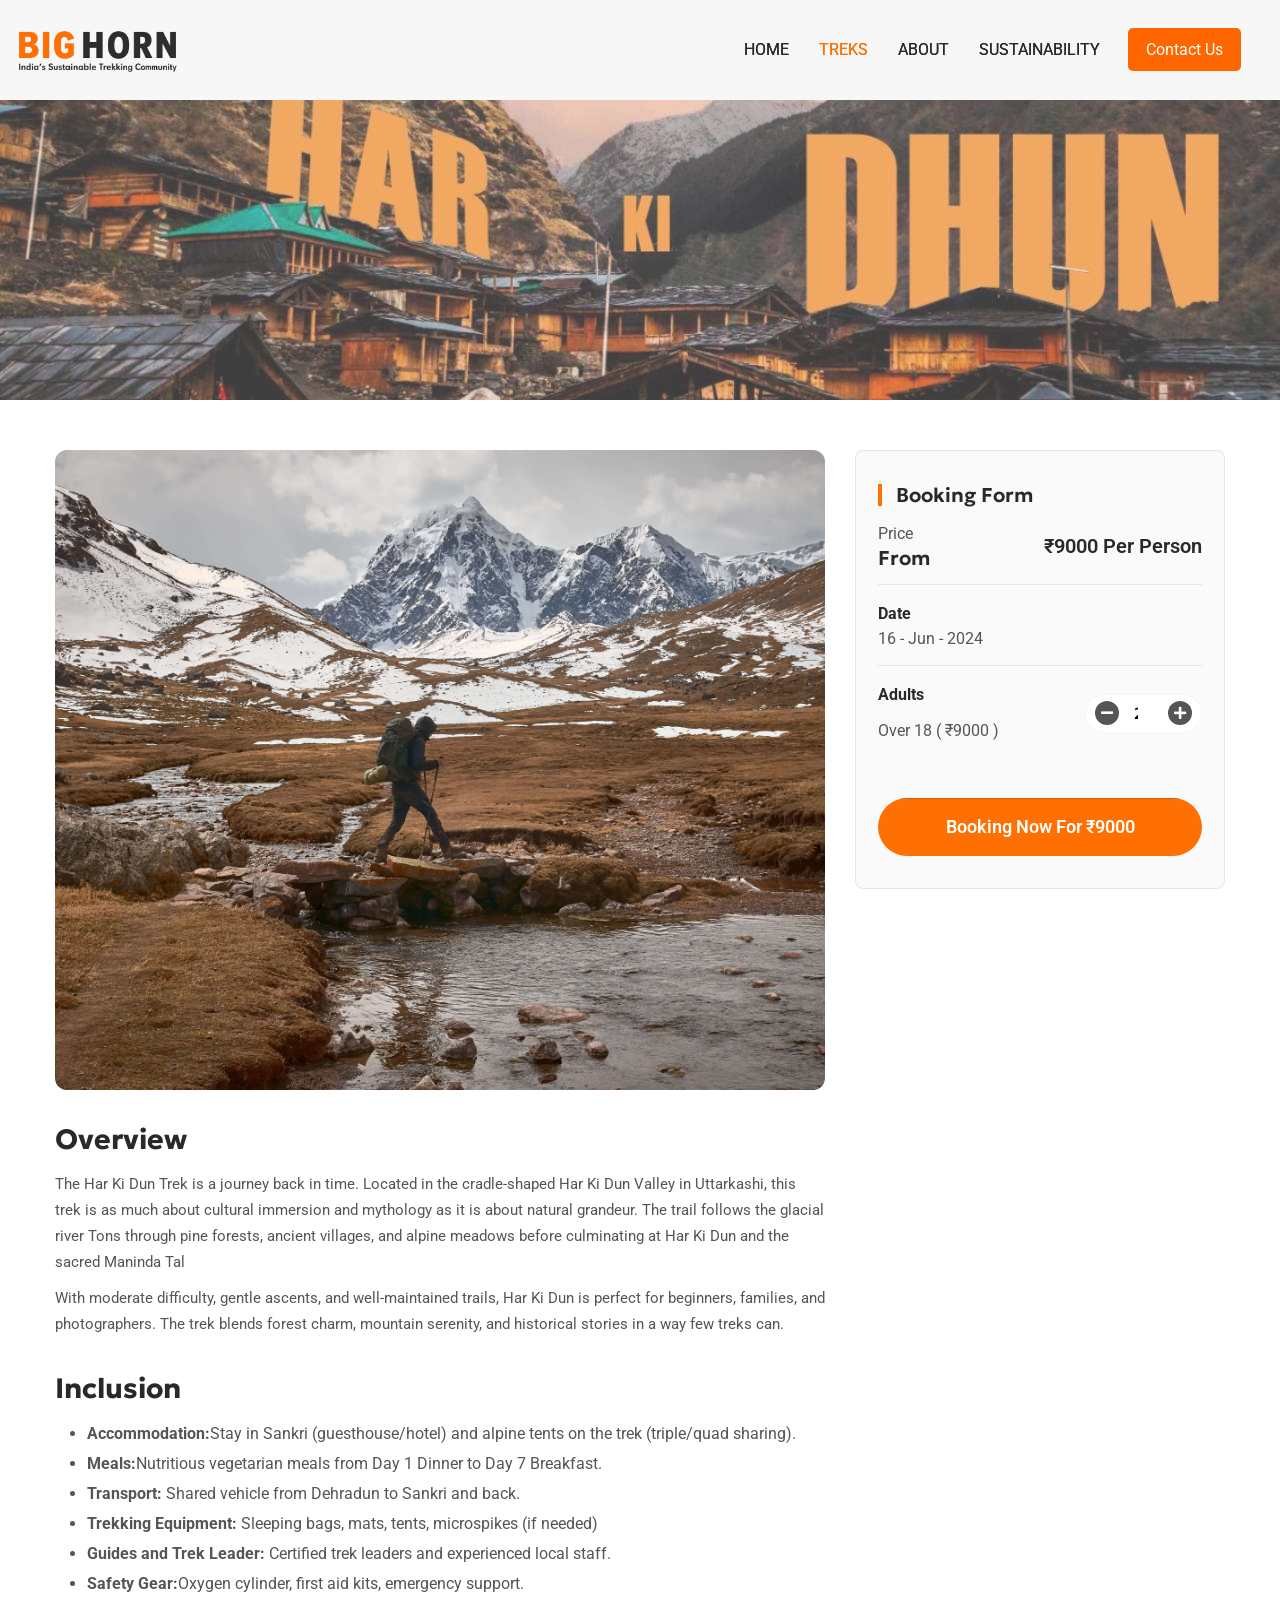
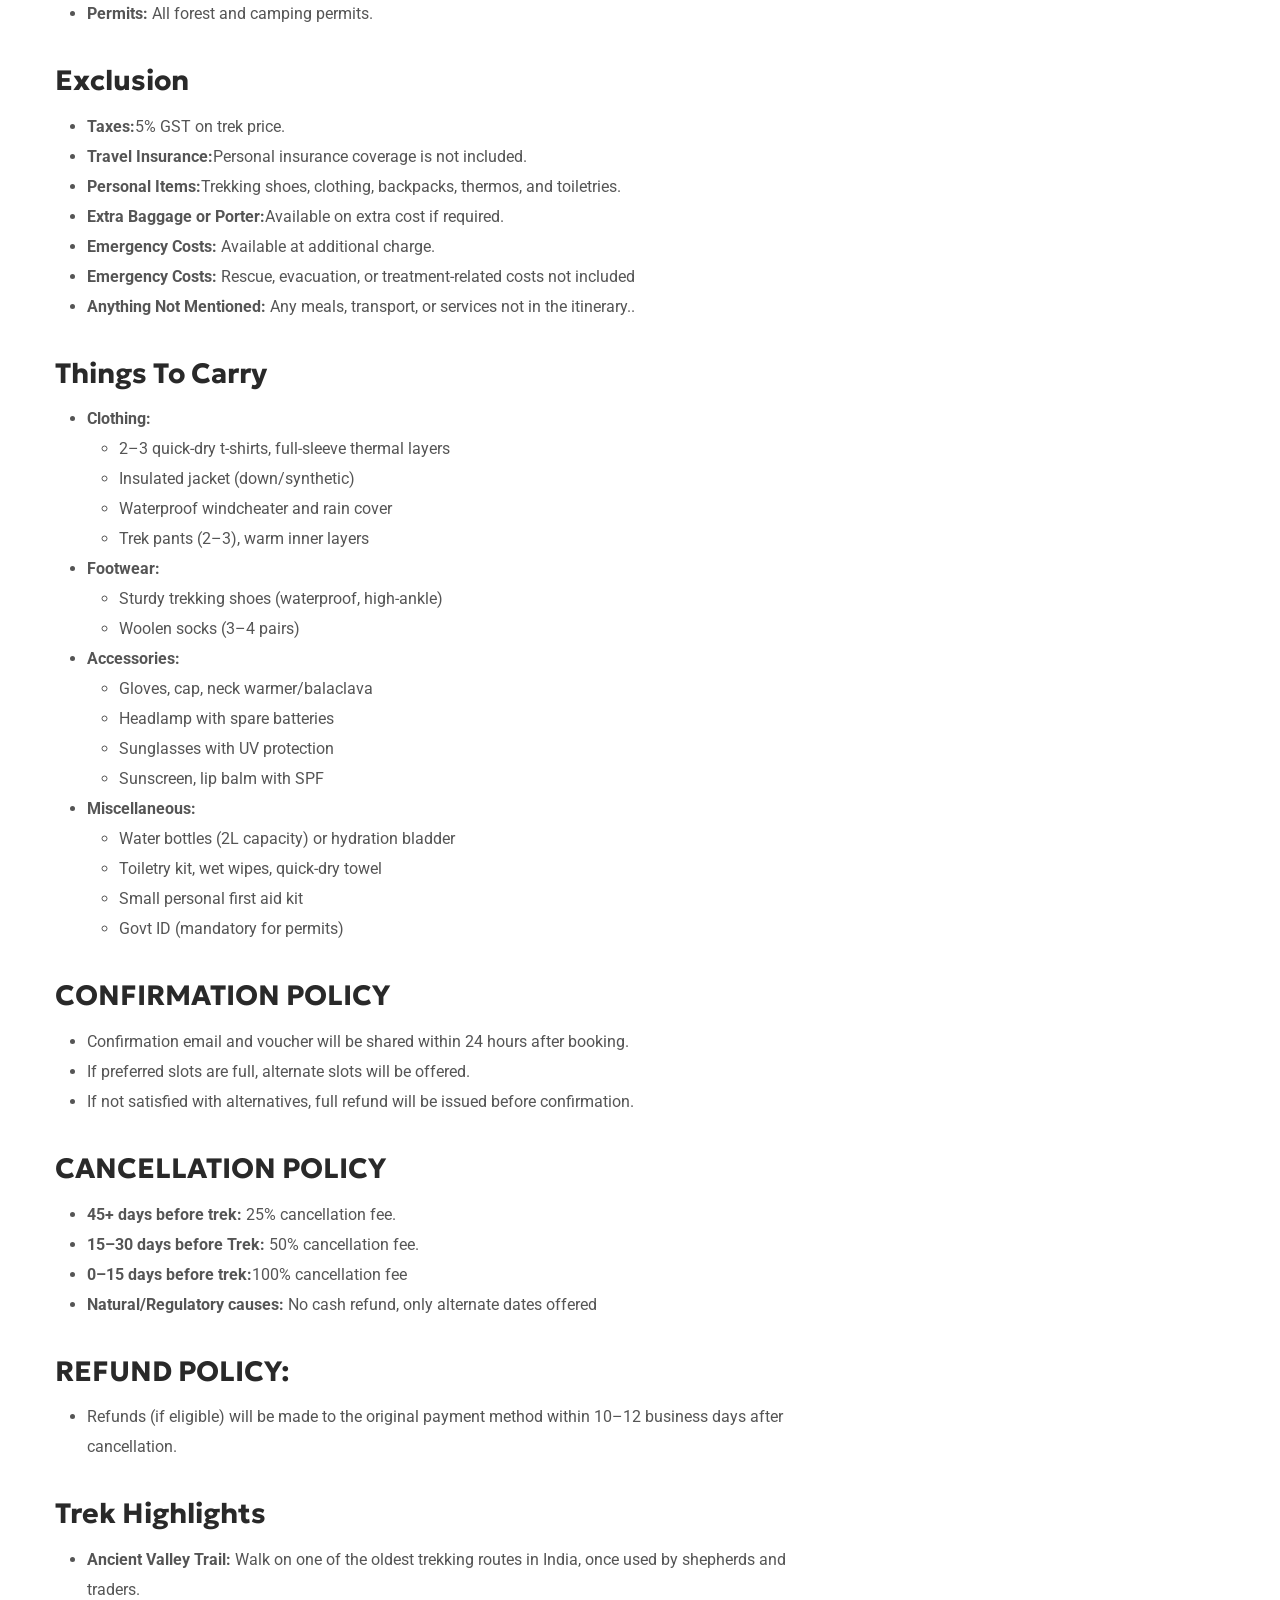
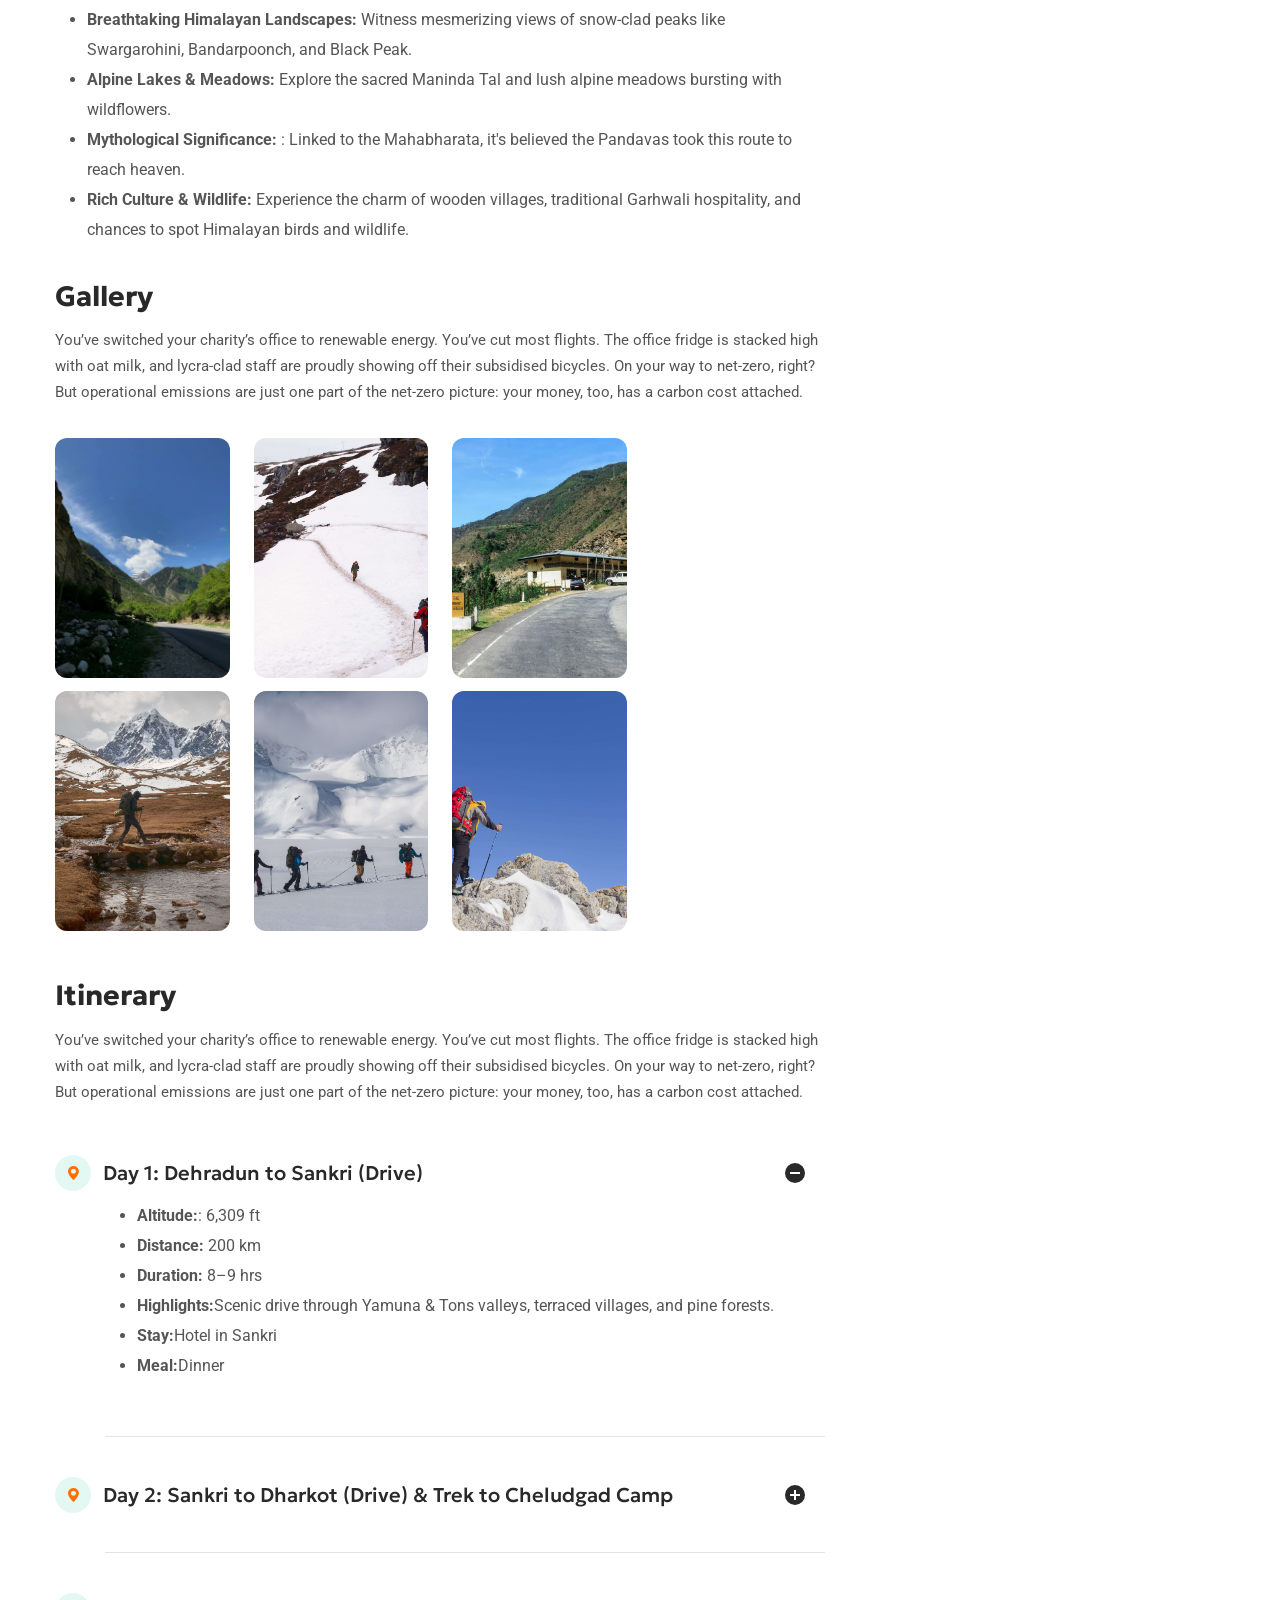
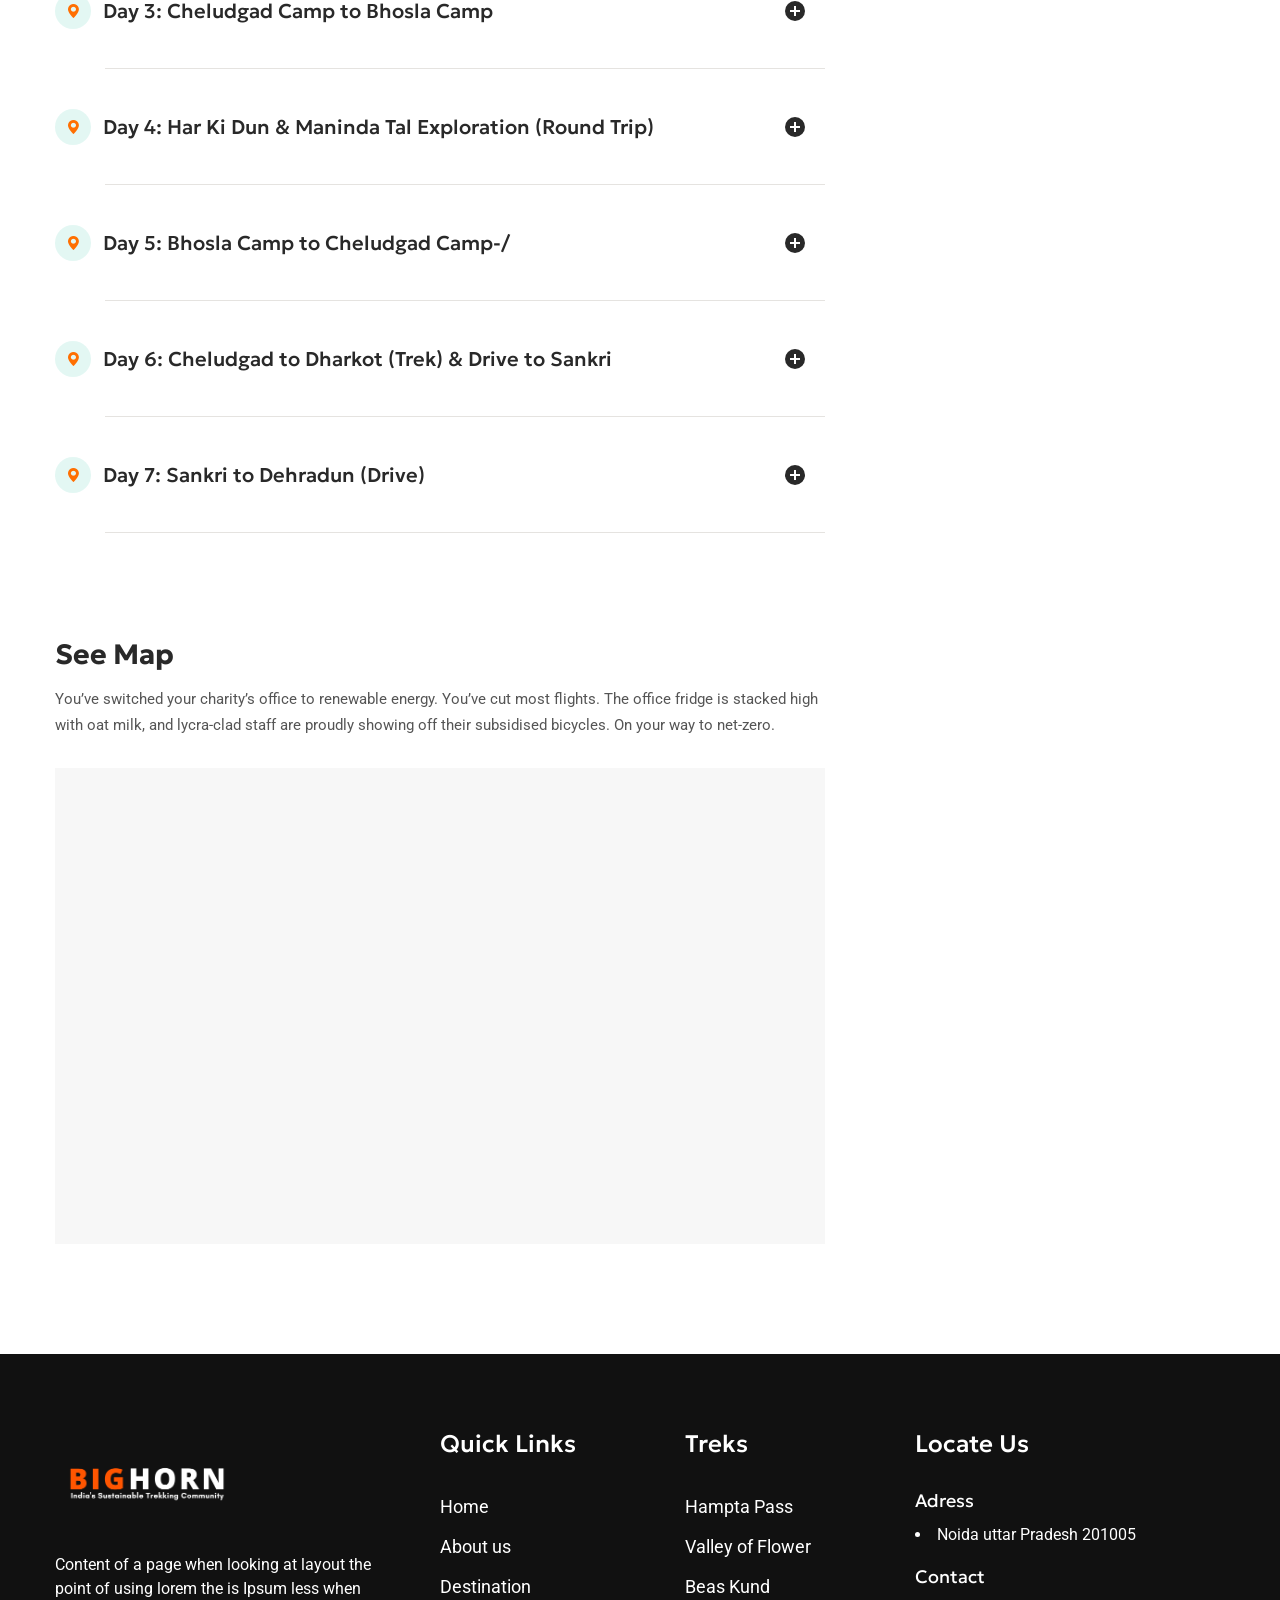
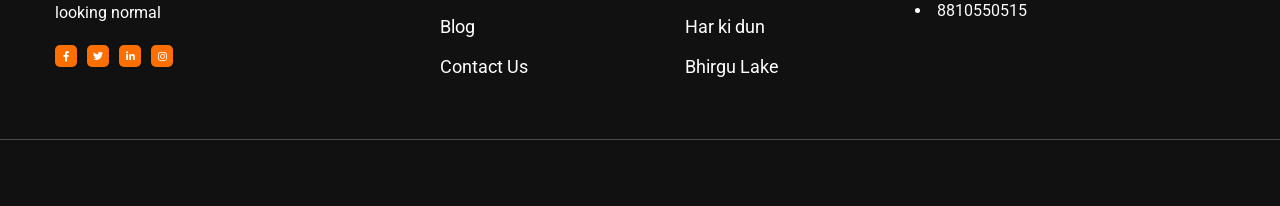
<file: har-ki-kund.html>
<!DOCTYPE html>
<html lang="en">

<head>
	<meta charset="UTF-8">
	<meta name="viewport" content="width=device-width, initial-scale=1.0">
	<title>Har Ki Dun || Big horn</title>
	<!-- favicons Icons -->
	<link rel="apple-touch-icon" sizes="180x180" href="images/big-horn-favicon-removebg.png">
    <link rel="icon" type="image/png" sizes="32x32" href="images/big-horn-favicon-removebg.png">
    <link rel="icon" type="image/png" sizes="16x16" href="images/big-horn-favicon-removebg.png">
	<link rel="manifest" href="assets/images/favicons/site.webmanifest">

	<!-- fonts -->
	<link rel="preconnect" href="https://fonts.googleapis.com">
	<link rel="preconnect" href="https://fonts.gstatic.com" crossorigin="">
	<link
		href="https://fonts.googleapis.com/css2?family=Caveat:wght@400..700&family=Geologica:wght@100..900&family=Roboto:ital,wght@0,100;0,300;0,400;0,500;0,700;0,900;1,100;1,300;1,400;1,500;1,700;1,900&display=swap"
		rel="stylesheet">
	<link rel="stylesheet" href="css/bootstrap.min.css">
	<link rel="stylesheet" href="css/bootstrap-select.min.css">
	<link rel="stylesheet" href="css/animate.min.css">
	<link rel="stylesheet" href="css/all.min.css">
	<link rel="stylesheet" href="css/jquery-ui.css">
	<link rel="stylesheet" href="css/jarallax.css">
	<link rel="stylesheet" href="css/jquery.magnific-popup.css">
	<link rel="stylesheet" href="css/daterangepicker.css">
	<link rel="stylesheet" href="css/style_1.css">
	<link rel="stylesheet" href="css/style.css">
	<link rel="stylesheet" href="css/slick.css">
	<link rel="stylesheet" href="css/owl.carousel.min.css">
	<link rel="stylesheet" href="css/owl.theme.default.min.css">

	<!-- template styles -->
	<link rel="stylesheet" href="css/bighorn.css">

</head>

<body class="custom-cursor">
	<!-- Preloader Icon -->
	<div class="page-wrapper">
  <header class="main-header main-header--two sticky-header sticky-header--normal ">
            <div class="container-fluid">
                <div class="main-header__inner">
                    <div class="main-header__logo">
                        <a href="index.html">
                            <img src="assets/logo.png" alt="Big Horn Logo" width="165">
                        </a>
                    </div>
                    <nav class="main-header__nav main-menu">
                        <ul class="main-menu__list">
                            <li>
                                <a href="index.html">Home</a>
                            </li>
                            <li class="dropdown">
                                <a href="#">Treks</a>
                                <ul class="sub-menu">
                                    <li class="dropdown">
                                        <a href="#">Upcoming Treks</a>
                                        <ul class="sub-menu">
                                             <li><a href="hampta-pass-trek.html">Hampta Pass Trek</a></li>
                                            <li><a href="valley-of-flower.html">Valley Of Flower</a></li>
                                            <li><a href="bhirgu-lake-trek.html">bhirgu lake trek</a></li>
                                            <li><a href="beas-kund.html">Beas Kund Trek</a></li>
                                            <li><a href="har-ki-kund.html">Har Ki Dun</a></li>
                                        </ul>
                                    </li>
                                    <li class="dropdown">
                                        <a href="tour.html">All Treks</a>
                                    </li>
                                </ul>
                            </li>
                            <li>
                                <a href="about.html">About</a>
                            </li>

                            <li>
                                <a href="sustainability.html">Sustainability</a>
                            </li>
                        </ul>
                    </nav>
                    <div class="main-header__right">
                        <div class="main-header__btn">
                            <a href="contact.html" class=""
                                style="background-color: #FF6600; color: white; padding: 12px 18px; border-radius: 5px; text-decoration: none;">
                                <span>Contact Us</span>
                            </a>
                        </div>

                        <div class="mobile-nav__btn mobile-nav__toggler">
                            <span></span>
                            <span></span>
                            <span></span>
                        </div>
                    </div>
                </div>
            </div>
        </header>

		<section class="page-header">
			<div class="page-header__harki"></div><!-- /.page-header__bg -->
		</section><!-- /.page-header -->

		<section class="tours-details">
			<div class="container">
				<div class="row gutter-y-60">
					<div class="col-lg-8 wow fadeInUp" data-wow-delay="100ms">
						<div class="tours-details__image">
							<img src="images/treks/humta4.jpg" alt="bighorn">
						</div><!-- tours-details__image -->
						<div class="tours-details__content">
							<h3 class="tours-details__title">Overview</h3>
							<p class="tours-details__text">
								The Har Ki Dun Trek is a journey back in time. Located in the cradle-shaped Har Ki Dun
								Valley in Uttarkashi, this trek is as much about cultural immersion and mythology as it
								is about natural grandeur. The trail follows the glacial river Tons through pine
								forests, ancient villages, and alpine meadows before culminating at Har Ki Dun and the
								sacred Maninda Tal
							</p>
							<p class="tours-details__text">
								With moderate difficulty, gentle ascents, and well-maintained trails, Har Ki Dun is
								perfect for beginners, families, and photographers. The trek blends forest charm,
								mountain serenity, and historical stories in a way few treks can.

							</p>


							<h3 class="tours-details__title mt35">Inclusion</h3>
							<p class="tours-details__text">
							<ul>
								<li><b>Accommodation:</b>Stay in Sankri (guesthouse/hotel) and alpine tents on the trek
									(triple/quad sharing).
								</li>
								<li> <b>Meals:</b>Nutritious vegetarian meals from Day 1 Dinner to Day 7 Breakfast.</li>
								<li><b>Transport:</b>
									Shared vehicle from Dehradun to Sankri and back.</li>

								<li><b>Trekking Equipment: </b>Sleeping bags, mats, tents, microspikes (if needed)</li>
								<li><b>Guides and Trek Leader: </b>Certified trek leaders and experienced local staff.
								</li>

								<li><b>Safety Gear:</b>Oxygen cylinder, first aid kits, emergency support.</li>
								<li><b>Permits:</b>
									All forest and camping permits.
								</li>


							</ul>
							</p>
							<h3 class="tours-details__title mt35">Exclusion</h3>
							<p class="tours-details__text">
							<ul>
								<li><b> Taxes:</b>5% GST on trek price.</li>
								<li><b>Travel Insurance:</b>Personal insurance coverage is not included.</li>

								<li> <b>Personal Items:</b>Trekking shoes, clothing, backpacks, thermos, and toiletries.
								</li>

								<li><b>Extra Baggage or Porter:</b>Available on extra cost if required.
								</li>
								<li><b>Emergency Costs: </b>Available at additional charge.</li>
								<li><b>Emergency Costs:</b>
									Rescue, evacuation, or treatment-related costs not included</li>
								<li><b>Anything Not Mentioned:</b>
									Any meals, transport, or services not in the itinerary..</li>
							</ul>
							</p>
							<h3 class="tours-details__title mt35">Things To Carry </h3>
							<p class="tours-details__text">
							<ul>
								<li><b>Clothing:</b>
									<ul>
										<li>2–3 quick-dry t-shirts, full-sleeve thermal layers</li>
										<li>Insulated jacket (down/synthetic)</li>
										<li>Waterproof windcheater and rain cover</li>
										<li>Trek pants (2–3), warm inner layers
										</li>
									</ul>
								</li>
								<li><b>Footwear:</b>
									<ul>
										<li>Sturdy trekking shoes (waterproof, high-ankle)</li>
										<li>Woolen socks (3–4 pairs)</li>

									</ul>
								</li>
								<li><b>Accessories:</b>
									<ul>
										<li>

											Gloves, cap, neck warmer/balaclava
										</li>
										<li>Headlamp with spare batteries</li>
										<li>Sunglasses with UV protection</li>
										<li>Sunscreen, lip balm with SPF
										</li>
									</ul>
								</li>
								<li><b>Miscellaneous:</b>
									<ul>
										<li>Water bottles (2L capacity) or hydration bladder
										</li>
										<li>Toiletry kit, wet wipes, quick-dry towel</li>
										<li>Small personal first aid kit</li>
										<li>Govt ID (mandatory for permits)
										</li>

									</ul>
								</li>





							</ul>
							</p>
							<h3 class="tours-details__title mt35">CONFIRMATION POLICY </h3>
							<p class="tours-details__text">
							<ul>
								<li>Confirmation email and voucher will be shared within 24 hours after booking.
								</li>
								<li>If preferred slots are full, alternate slots will be offered.</li>

								<li>

									If not satisfied with alternatives, full refund will be issued before confirmation.
								</li>

							</ul>
							</p>
							<h3 class="tours-details__title mt35">CANCELLATION POLICY </h3>
							<p class="tours-details__text">
							<ul>
								<li><b>45+ days before trek:</b> 25% cancellation fee.</li>
								<li><b> 15–30 days before Trek:</b> 50% cancellation fee.</li>
								<li><b> 0–15 days before trek:</b>100% cancellation fee
								</li>
								<li><b>Natural/Regulatory causes: </b>
									No cash refund, only alternate dates offered</li>



							</ul>
							</p>
							<h3 class="tours-details__title mt35">REFUND POLICY: </h3>
							<p class="tours-details__text">
								<ul><li>Refunds (if eligible) will be made to the original payment method within 10–12 business days after cancellation.</b></li></ul>
								 
							</p>
							 
							<!-- <div class="row">
								<div class="col-xl-4 col-md-6">
									<ul class="tours-details__list">
										<li> Breakfast, lunch, and dinner.</li>
										<li><i class="flaticon-check"></i>Breakfast, lunch, and dinner.</li>
										<li><i class="flaticon-check"></i>Breakfast, lunch, and dinner.</li>
										<li><i class="flaticon-check"></i>Breakfast, lunch, and dinner.</li>
									</ul>
								</div>
								<div class="col-xl-4 col-md-6">
									<ul class="tours-details__list">
										<li><i class="flaticon-close"></i>Professional tour guide</li>
										<li><i class="flaticon-close"></i>Breakfast, lunch, and dinner.</li>
										<li><i class="flaticon-close"></i>Breakfast, lunch, and dinner.</li>
										<li><i class="flaticon-close"></i>Breakfast, lunch, and dinner.</li>
									</ul>
								</div>
								<div class="col-xl-4">
								</div>
							</div> -->
							<h3 class="tours-details__title mt35">Trek Highlights</h3>

							<p class="tours-details__text">
							<ul>
								<li><b>Ancient Valley Trail:</b> Walk on one of the oldest trekking routes in India, once used by shepherds and traders.</li>

								<li><b>Breathtaking Himalayan Landscapes:</b> Witness mesmerizing views of snow-clad peaks like Swargarohini, Bandarpoonch, and Black Peak.</li>

								<li><b>Alpine Lakes & Meadows:</b> Explore the sacred Maninda Tal and lush alpine meadows bursting with wildflowers.</li>

								<li><b>Mythological Significance:</b>
									: Linked to the Mahabharata, it's believed the Pandavas took this route to reach heaven.</li>
								<li><b>Rich Culture & Wildlife:</b>
									Experience the charm of wooden villages, traditional Garhwali hospitality, and chances to spot Himalayan birds and wildlife.</li>
							</ul>
							</p>

						</div><!-- tours-details__content -->
						<h3 class="tours-details__title mt35">Gallery</h3>
						<p class="tours-details__text">
							You’ve switched your charity’s office to renewable energy. You’ve cut most flights. The
							office fridge is stacked high with
							oat milk, and lycra-clad staff are proudly showing off their subsidised bicycles. On your
							way to net-zero, right? But
							operational emissions are just one part of the net-zero picture: your money, too, has a
							carbon cost attached.
						</p>
						<div class="row gutter-x-24">
							<div class="col-xl-3 col-md-6">
								<div class="tours-details__gallery">
									<img src="images/treks/humta6.jpg" height="240rem" alt="bighorn">
								</div>
								<div class="tours-details__gallery">
									<img src="images/treks/humta4.jpg" height="240rem" alt="bighorn">
								</div>
							</div>
							<div class="col-xl-3 col-md-6">
								<div class="tours-details__gallery">
									<img src="images/treks/humta3.jpg" height="240rem" alt="bighorn">
								</div>
								<div class="tours-details__gallery">
									<img src="images/treks/humta1.jpg" height="240rem" alt="bighorn">
								</div>
							</div>
							<div class="col-xl-3 col-md-6">
								<div class="tours-details__gallery">
									<img src="images/treks/humta5.jpg" height="240rem" alt="bighorn">
								</div>
								<div class="tours-details__gallery">
									<img src="images/treks/humta2.jpg" height="240rem" alt="bighorn">
								</div>
							</div>
							 
						</div>
						<h3 class="tours-details__title mt35">Itinerary</h3>
						<p class="tours-details__text">
							You’ve switched your charity’s office to renewable energy. You’ve cut most flights. The
							office fridge is stacked high with
							oat milk, and lycra-clad staff are proudly showing off their subsidised bicycles. On your
							way to net-zero, right? But
							operational emissions are just one part of the net-zero picture: your money, too, has a
							carbon cost attached.
						</p>

						<div class="tours-details__accordion bighorn-accrodion" data-grp-name="bighorn-accrodion">
							<div class="accrodion active">
								<div class="accrodion-title">
									<h4>
										<i class="flaticon-pin"></i>
										Day 1: Dehradun to Sankri (Drive)
										<span class="accrodion-title__icon"></span><!-- /.accrodion-title__icon -->
									</h4>
								</div><!-- /.accordian-title -->
								<div class="accrodion-content">
									<div class="inner">
										<p>
										<ul>
											<li><b>Altitude:</b>: 6,309 ft 
											</li>
											<li><b>Distance:</b>
												 200 km
											</li>
											<li><b>Duration:</b> 8–9 hrs</li>
											<li><b> Highlights:</b>Scenic drive through Yamuna & Tons valleys, terraced villages, and pine forests.</li>
											<li><b>Stay:</b>Hotel in Sankri</li>
											<li><b>Meal:</b>Dinner</li>
										</ul>
										</p>
									</div><!-- /.accordian-content -->
								</div>
							</div><!-- /.accordian-item -->
							<div class="accrodion">
								<div class="accrodion-title">
									<h4>
										<i class="flaticon-pin"></i>
										Day 2: Sankri to Dharkot (Drive) & Trek to Cheludgad Camp
										<span class="accrodion-title__icon"></span><!-- /.accrodion-title__icon -->
									</h4>
								</div><!-- /.accordian-title -->
								<div class="accrodion-content">
									<div class="inner">
										<p>
										<ul>
											<li><b>Drive:</b></li>
											<li><b>Altitude:</b>
												<ul>
													<li>6,309 ft to 8,158 ft
													</li>

												</ul>
											</li>

											<li><b> Highlights:</b> Trek begins by the Tons River with dense forests and river crossings.</li>
											<li><b> Stay:</b>Campsite</li>
											<li><b>Meals:</b> Breakfast, Lunch, Snacks, Dinner</li>
										</ul>
										</p>
									</div><!-- /.accordian-content -->
								</div>
							</div><!-- /.accordian-item -->
							<div class="accrodion">
								<div class="accrodion-title">
									<h4>
										<i class="flaticon-pin"></i>
										Day 3: Cheludgad Camp to Bhosla Camp
										<span class="accrodion-title__icon"></span><!-- /.accrodion-title__icon -->
									</h4>
								</div><!-- /.accordian-title -->
								<div class="accrodion-content">
									<div class="inner">
										<p>
										<ul>
											<li><b>Altitude:</b>
												<ul>
													<li> 8,158 ft to 9,795 ft</li>

												</ul>
											</li>
											<li><b>Trek:</b>:12 Km</li>
											<li><b>Duration: </b>7-8 hrs</li>
											<li><b>Highlights:</b>Beautiful forest trails, alpine streams, and first glimpses of snow-covered peaks.</li>
											<li><b>Stay:</b>Campsite</li>
											<li><b>Meals:</b>Breakfast, Lunch, Snacks, Dinner</li>
										</ul>
										</p>
									</div><!-- /.accordian-content -->
								</div>
							</div><!-- /.accordian-item -->
							<div class="accrodion">
								<div class="accrodion-title">
									<h4>
										<i class="flaticon-pin"></i>
										Day 4: Har Ki Dun & Maninda Tal Exploration (Round Trip)
										<span class="accrodion-title__icon"></span><!-- /.accrodion-title__icon -->
									</h4>
								</div><!-- /.accordian-title -->
								<div class="accrodion-content">
									<div class="inner">
										<p>
										<ul>
											<li><b>Altitude:</b>
												<ul>
													<li>Up to 12,720 ft</li>

												</ul>
											</li>
											<li><b>Distance:</b>
												<ul>
													<li>Trek: 8 km (Round Trip)</li>
													<li>Duration:9–10 hrs</li>
												</ul>
											</li>
											<li><b>Highlights:</b>
												 Sacred lake views, glacial valley vistas, snow peaks, and mythology-filled moments.
											</li>
											<li><b>Stay:</b>Campsite</li>
											<li><b>Meals:</b> Breakfast, Lunch, Dinner</li>
										</ul>
										</p>
									</div><!-- /.accordian-content -->
								</div>
							</div>
							<div class="accrodion">
								<div class="accrodion-title">
									<h4>
										<i class="flaticon-pin"></i>
										Day 5: Bhosla Camp to Cheludgad Camp-/
										<span class="accrodion-title__icon"></span><!-- /.accrodion-title__icon -->
									</h4>
								</div><!-- /.accordian-title -->
								<div class="accrodion-content">
									<div class="inner">
										<p>
										<ul>
											<li><b>Altitude:</b>
												<ul>
													<li>9,795 ft to 8,158 ft</li>

												</ul>
											</li>
											<li><b>Distance:</b>
												<ul>
													<li>Trek:  km (Round Trip)</li>
													<li>Duration:5-6 hrs</li>
												</ul>
											</li>
											<li><b>Highlights:</b>
												 Scenic downhill walk, relaxing by the river at Cheludgad.
											</li>
											<li><b>Stay:</b>Campsite</li>
											<li><b>Meals:</b> Breakfast, Lunch, Dinner</li>
										</ul>
										</p>
									</div><!-- /.accordian-content -->
								</div>
							</div>
							<div class="accrodion">
								<div class="accrodion-title">
									<h4>
										<i class="flaticon-pin"></i>
										Day 6: Cheludgad to Dharkot (Trek) & Drive to Sankri
										<span class="accrodion-title__icon"></span><!-- /.accrodion-title__icon -->
									</h4>
								</div><!-- /.accordian-title -->
								<div class="accrodion-content">
									<div class="inner">
										<p>
										<ul>
											 
											<li><b>Distance:</b>
												<ul>
													<li>Trek: 6 km (Round Trip)</li>
													<li>Drive:21 Km</li>
												</ul>
											</li>
											<li><b>Highlights:</b>
												 Descend through forest trails and return to Sankri.
											</li>
											<li><b>Stay:</b>Hotel in Sankri</li>
											<li><b>Meals:</b> Breakfast, Lunch, Dinner</li>
										</ul>
										</p>
									</div><!-- /.accordian-content -->
								</div>
							</div>
							<div class="accrodion">
								<div class="accrodion-title">
									<h4>
										<i class="flaticon-pin"></i>
										Day 7: Sankri to Dehradun (Drive)
										<span class="accrodion-title__icon"></span><!-- /.accrodion-title__icon -->
									</h4>
								</div><!-- /.accordian-title -->
								<div class="accrodion-content">
									<div class="inner">
										<p>
										<ul>
											 
											<li><b>Distance:</b>
												<ul>
													<li>Distance: 190 km</li>
													<li>Duration:7-8 hrs</li>
												</ul>
											</li>
											<li><b>Highlights:</b>
												Picturesque drive back through Himalayan valleys and riverside villages.
											</li>
											 
											<li><b>Meals:</b> Breakfast</li>
										</ul>
										</p>
									</div><!-- /.accordian-content -->
								</div>
							</div>

						</div><!-- /.accordian-item -->

						<!-- /.accordian-item --><!-- /.accordian-item -->
						<!-- /.accordian-item -->

					</div>
					<div class="col-lg-4 wow fadeInRight" data-wow-delay="200ms">
					<div class="tours-details__booking">
						<h3 class="tours-details__booking__title">Booking Form</h3>
						<form class="contact-form-validated form-one" action="inc/sendemail.php">
							<ul class="tours-details__booking__list">
								<li>
									<h5 class="tours-details__booking__list__left">
										<span>Price</span>
										From
									</h5>
									&#8377;9000 Per Person
								</li>
								<li>
								<h5 class="tours-details__booking__list__left">
									Date
									<span>16 - Jun - 2024</span>
								</h5>
							</li>
							<li>
								<h5 class="tours-details__booking__list__left">
									Adults
									<span>Over 18 ( &#8377;9000 )</span>
								</h5>
								<div class="tours-details__booking__list__control">
									<button class="sub"><i class="fas fa-minus"></i></button>
									<input id="guests" type="number" value="2" name="guests" placeholder="2">
									<button class="add"><i class="fas fa-plus"></i></button>
								</div>
							</li>
							</ul>

							<button type="submit" class="bighorn-btn"><span>Booking Now For &#8377;9000</span></button>
						</form>
						<div class="result"></div>
					</div><!-- /.tours-details__booking -->
				</div><!-- /.col-lg-4 -->
				<div class="col-lg-8 wow" data-wow-delay="200ms"> 
					<h3 class="tours-details__title">See Map</h3>
					<p class="tours-details__text">
						You’ve switched your charity’s office to renewable energy. You’ve cut most flights. The
						office fridge is stacked high with
						oat milk, and lycra-clad staff are proudly showing off their subsidised bicycles. On your
						way to net-zero.
					</p>
					<div class="tours-details__map">
						<iframe class="template google map" src="https://www.google.com/maps/embed?pb=!1m18!1m12!1m3!1d109306.46852684884!2d78.22520473296663!3d31.11453610804178!2m3!1f0!2f0!3f0!3m2!1i1024!2i768!4f13.1!3m3!1m2!1s0x390627eba9f05881%3A0x7f12a5dfe906eaa7!2sHar%20Ki%20Dun!5e0!3m2!1sen!2sin!4v1751099438974!5m2!1sen!2sin" width="600" height="450" style="border:0;" allowfullscreen="" loading="lazy" referrerpolicy="no-referrer-when-downgrade"></iframe>
					</div>
					</div><!-- /.tours-details__map -->

				</div><!-- /.col-lg-8 -->
				 
			</div><!-- /.row -->
	</div><!-- /.container -->
	</section><!-- tour-details -->


	   <footer class="main-footer">
            <div class="container">
                <div class="row">
                    <div class="col-md-6 col-xl-4 wow fadeInUp " data-wow-delay="00ms">
                        <div class="footer-widget footer-widget--about">
                            <a href="index.html" class="footer-widget__logo">
                                <img src="images/Bighornwhite.png" width="185" alt="bighorn HTML Template">
                            </a>
                            <p class="footer-widget__text">
                                Content of a page when looking at layout the<br> point of using lorem the is Ipsum less
                                when<br> looking normal
                            </p>
                            <div class="main-footer__social">
                                <a href="https://facebook.com">
                                    <i class="fab fa-facebook-f" aria-hidden="true"></i>
                                    <span class="sr-only">Facebook</span>
                                </a>
                                <a href="https://twitter.com">
                                    <i class="fab fa-twitter" aria-hidden="true"></i>
                                    <span class="sr-only">Twitter</span>
                                </a>
                                <a href="https://linkedin.com">
                                    <i class="fab fa-linkedin-in" aria-hidden="true"></i>
                                    <span class="sr-only">Linkedin</span>
                                </a>
                                <a href="https://instagram.com">
                                    <i class="fab fa-instagram" aria-hidden="true"></i>
                                    <span class="sr-only">Instagram</span>
                                </a>
                            </div><!-- /.main-footer__social -->
                        </div><!-- /.footer-widget -->
                    </div><!-- /.col-md-6 -->
                    <div class="col-md-6 col-xl-2 wow fadeInUp" data-wow-delay="100ms">
                        <div class="footer-widget footer-widget--links">
                            <h2 class="footer-widget__title">Quick Links</h2><!-- /.footer-widget__title -->
                            <ul class="list-unstyled footer-widget__links">
                                <li><a href="index.html">Home</a></li>
                                <li><a href="about.html">About us</a></li>
                                <li><a href="destination.html">Destination</a></li>
                                <li><a href="blog-grid-right.html">Blog</a></li>
                                <li><a href="contact.html">Contact Us</a></li>
                            </ul><!-- /.list-unstyled footer-widget__links -->
                        </div><!-- /.footer-widget -->
                    </div><!-- /.col-md-6 -->
                    <div class="col-md-6 col-xl-2 wow fadeInUp" data-wow-delay="200ms">
                        <div class="footer-widget footer-widget--links-two">
                            <h2 class="footer-widget__title">Treks</h2><!-- /.footer-widget__title -->
                            <ul class="list-unstyled footer-widget__links">
                                <li><a href="hampta-pass-trek.html">Hampta Pass</a></li>
                                <li><a href="valley-of-flower.html">Valley of Flower</a></li>
                                <li><a href="beas-kund.html"> Beas Kund</a></li>
                                <li><a href="har-ki-kund.html">Har ki dun</a></li>
                                <li><a href="bhirgu-lake-trek.html">Bhirgu Lake</a></li>
                            </ul><!-- /.list-unstyled footer-widget__links -->
                        </div><!-- /.footer-widget -->
                    </div><!-- /.col-md-6 -->
                    <div class="col-md-6 col-xl-4 wow fadeInUp" data-wow-delay="300ms">
                        <div class="footer-widget footer-widget--gallery">
                            <h2 class="footer-widget__title">Locate Us</h2><!-- /.footer-widget__title -->
                            <div class="footer-widget__gallery">
                                <div class="uper">
                                    <h5 style="font-weight: 400; font-size: 18px ; color: #fff;"> Adress </h5>
                                    <li>Noida uttar Pradesh 201005</li>
                                </div><!-- /.image-item -->
                                <div class="lower">

                                    <h5 style="font-weight: 400; font-size: 18px; color: #fff;">Contact</h5>
                                    <li>8810550515</li>
                                </div>
                            </div>
                        </div><!-- /.footer-widget -->
                    </div><!-- /.col-md-6 -->
                </div><!-- /.row -->
            </div><!-- /.container -->
            <hr>
            <div class="main-footer__bottom  wow fadeInUp" data-wow-delay="00ms">
                <div class="container">
                    <div class="main-footer__bottom__inner">
                        <p class="main-footer__copyright">
                            © Copyright <span class="dynamic-year"></span> by bighorn
                        </p>
                    </div><!-- /.main-footer__inner -->
                </div><!-- /.container -->
            </div><!-- /.main-footer__bottom -->
        </footer><!-- /.main-footer -->

	</div><!-- /.page-wrapper -->


	<div class="mobile-nav__wrapper">

		<!-- /.mobile-nav__overlay -->
		<div class="mobile-nav__content">
			<span class="mobile-nav__close mobile-nav__toggler"><i class="fa fa-times"></i></span>

			<div class="logo-box">
				<a href="index.html" aria-label="logo image"><img src="assets/logo.png" width="145" alt="bighorn"></a>
			</div>
			<!-- /.logo-box -->
			<div class="mobile-nav__container"></div>
			<!-- /.mobile-nav__container -->
			<a href="contact.html"
				style="background-color: #FF6600; color: white; padding: 12px; border-radius: 5px; text-decoration: none; display: block; width: 100%; text-align: center; margin-top: 15px;">
				<span>Contact Us</span>
			</a>

			<ul class="mobile-nav__contact list-unstyled">
				<li>
					<i class="fa fa-envelope"></i>
					<a href="mailto:needhelp@bighorn.com">needhelp@bighorn.com</a>
				</li>
				<li>
					<i class="fa fa-phone-alt"></i>
					<a href="tel:666-888-0000">666 888 0000</a>
				</li>
			</ul>
		</div>
		<!-- /.mobile-nav__content -->
	</div>


	<script src="js/jquery-3.7.1.min.js"></script>
	<script src="js/bootstrap.bundle.min.js"></script>
	<script src="js/bootstrap-select.min.js"></script>
	<script src="js/jarallax.min.js"></script>
	<script src="js/jquery-ui.js"></script>
	<script src="js/jquery.ajaxchimp.min.js"></script>
	<script src="js/jquery.appear.min.js"></script>
	<script src="js/jquery.magnific-popup.min.js"></script>
	<script src="js/jquery.validate.min.js"></script>
	<script src="js/wNumb.min.js"></script>
	<script src="js/moment.min.js"></script>
	<script src="js/daterangepicker.js"></script>
	<script src="js/owl.carousel.min.js"></script>
	<script src="js/wow.js"></script>
	<script src="js/imagesloaded.min.js"></script>
	<script src="js/isotope.js"></script>
	<script src="js/simpleParallax.min.js"></script>
	<script src="js/slick.min.js"></script>
	<script src="js/countdown.min.js"></script>
	<!-- gsap js -->
	<script src="js/gsap.js"></script>
	<script src="js/scrolltrigger.min.js"></script>
	<script src="js/splittext.min.js"></script>
	<script src="js/bighorn-split.js"></script>
	<script src="js/bighorn.js"></script>


</body>

</html>
</file>
<file: css/jarallax.css>
.jarallax {
    position: relative;
    z-index: 0;
}
.jarallax > .jarallax-img {
    position: absolute;
    object-fit: cover;
    font-family: 'object-fit: cover;';
    top: 0;
    left: 0;
    width: 100%;
    height: 100%;
    z-index: -1;
}
</file>
<file: css/daterangepicker.css>
.daterangepicker {
    position: absolute;
    color: inherit;
    background-color: #fff;
    border-radius: 4px;
    border: 1px solid #ddd;
    width: 278px;
    max-width: none;
    padding: 0;
    margin-top: 7px;
    top: 100px;
    left: 20px;
    z-index: 3001;
    display: none;
    font-family: arial;
    font-size: 15px;
    line-height: 1em;
  }
  
  .daterangepicker:before, .daterangepicker:after {
    position: absolute;
    display: inline-block;
    border-bottom-color: rgba(0, 0, 0, 0.2);
    content: '';
  }
  
  .daterangepicker:before {
    top: -7px;
    border-right: 7px solid transparent;
    border-left: 7px solid transparent;
    border-bottom: 7px solid #ccc;
  }
  
  .daterangepicker:after {
    top: -6px;
    border-right: 6px solid transparent;
    border-bottom: 6px solid #fff;
    border-left: 6px solid transparent;
  }
  
  .daterangepicker.opensleft:before {
    right: 9px;
  }
  
  .daterangepicker.opensleft:after {
    right: 10px;
  }
  
  .daterangepicker.openscenter:before {
    left: 0;
    right: 0;
    width: 0;
    margin-left: auto;
    margin-right: auto;
  }
  
  .daterangepicker.openscenter:after {
    left: 0;
    right: 0;
    width: 0;
    margin-left: auto;
    margin-right: auto;
  }
  
  .daterangepicker.opensright:before {
    left: 9px;
  }
  
  .daterangepicker.opensright:after {
    left: 10px;
  }
  
  .daterangepicker.drop-up {
    margin-top: -7px;
  }
  
  .daterangepicker.drop-up:before {
    top: initial;
    bottom: -7px;
    border-bottom: initial;
    border-top: 7px solid #ccc;
  }
  
  .daterangepicker.drop-up:after {
    top: initial;
    bottom: -6px;
    border-bottom: initial;
    border-top: 6px solid #fff;
  }
  
  .daterangepicker.single .daterangepicker .ranges, .daterangepicker.single .drp-calendar {
    float: none;
  }
  
  .daterangepicker.single .drp-selected {
    display: none;
  }
  
  .daterangepicker.show-calendar .drp-calendar {
    display: block;
  }
  
  .daterangepicker.show-calendar .drp-buttons {
    display: block;
  }
  
  .daterangepicker.auto-apply .drp-buttons {
    display: none;
  }
  
  .daterangepicker .drp-calendar {
    display: none;
    max-width: 270px;
  }
  
  .daterangepicker .drp-calendar.left {
    padding: 8px 0 8px 8px;
  }
  
  .daterangepicker .drp-calendar.right {
    padding: 8px;
  }
  
  .daterangepicker .drp-calendar.single .calendar-table {
    border: none;
  }
  
  .daterangepicker .calendar-table .next span, .daterangepicker .calendar-table .prev span {
    color: #fff;
    border: solid black;
    border-width: 0 2px 2px 0;
    border-radius: 0;
    display: inline-block;
    padding: 3px;
  }
  
  .daterangepicker .calendar-table .next span {
    transform: rotate(-45deg);
    -webkit-transform: rotate(-45deg);
  }
  
  .daterangepicker .calendar-table .prev span {
    transform: rotate(135deg);
    -webkit-transform: rotate(135deg);
  }
  
  .daterangepicker .calendar-table th, .daterangepicker .calendar-table td {
    white-space: nowrap;
    text-align: center;
    vertical-align: middle;
    min-width: 32px;
    width: 32px;
    height: 24px;
    line-height: 24px;
    font-size: 12px;
    border-radius: 4px;
    border: 1px solid transparent;
    white-space: nowrap;
    cursor: pointer;
  }
  
  .daterangepicker .calendar-table {
    border: 1px solid #fff;
    border-radius: 4px;
    background-color: #fff;
  }
  
  .daterangepicker .calendar-table table {
    width: 100%;
    margin: 0;
    border-spacing: 0;
    border-collapse: collapse;
  }
  
  .daterangepicker td.available:hover, .daterangepicker th.available:hover {
    background-color: #eee;
    border-color: transparent;
    color: inherit;
  }
  
  .daterangepicker td.week, .daterangepicker th.week {
    font-size: 80%;
    color: #ccc;
  }
  
  .daterangepicker td.off, .daterangepicker td.off.in-range, .daterangepicker td.off.start-date, .daterangepicker td.off.end-date {
    background-color: #fff;
    border-color: transparent;
    color: #999;
  }
  
  .daterangepicker td.in-range {
    background-color: #ebf4f8;
    border-color: transparent;
    color: #000;
    border-radius: 0;
  }
  
  .daterangepicker td.start-date {
    border-radius: 4px 0 0 4px;
  }
  
  .daterangepicker td.end-date {
    border-radius: 0 4px 4px 0;
  }
  
  .daterangepicker td.start-date.end-date {
    border-radius: 4px;
  }
  
  .daterangepicker td.active, .daterangepicker td.active:hover {
    background-color: #357ebd;
    border-color: transparent;
    color: #fff;
  }
  
  .daterangepicker th.month {
    width: auto;
  }
  
  .daterangepicker td.disabled, .daterangepicker option.disabled {
    color: #999;
    cursor: not-allowed;
    text-decoration: line-through;
  }
  
  .daterangepicker select.monthselect, .daterangepicker select.yearselect {
    font-size: 12px;
    padding: 1px;
    height: auto;
    margin: 0;
    cursor: default;
  }
  
  .daterangepicker select.monthselect {
    margin-right: 2%;
    width: 56%;
  }
  
  .daterangepicker select.yearselect {
    width: 40%;
  }
  
  .daterangepicker select.hourselect, .daterangepicker select.minuteselect, .daterangepicker select.secondselect, .daterangepicker select.ampmselect {
    width: 50px;
    margin: 0 auto;
    background: #eee;
    border: 1px solid #eee;
    padding: 2px;
    outline: 0;
    font-size: 12px;
  }
  
  .daterangepicker .calendar-time {
    text-align: center;
    margin: 4px auto 0 auto;
    line-height: 30px;
    position: relative;
  }
  
  .daterangepicker .calendar-time select.disabled {
    color: #ccc;
    cursor: not-allowed;
  }
  
  .daterangepicker .drp-buttons {
    clear: both;
    text-align: right;
    padding: 8px;
    border-top: 1px solid #ddd;
    display: none;
    line-height: 12px;
    vertical-align: middle;
  }
  
  .daterangepicker .drp-selected {
    display: inline-block;
    font-size: 12px;
    padding-right: 8px;
  }
  
  .daterangepicker .drp-buttons .btn {
    margin-left: 8px;
    font-size: 12px;
    font-weight: bold;
    padding: 4px 8px;
  }
  
  .daterangepicker.show-ranges.single.rtl .drp-calendar.left {
    border-right: 1px solid #ddd;
  }
  
  .daterangepicker.show-ranges.single.ltr .drp-calendar.left {
    border-left: 1px solid #ddd;
  }
  
  .daterangepicker.show-ranges.rtl .drp-calendar.right {
    border-right: 1px solid #ddd;
  }
  
  .daterangepicker.show-ranges.ltr .drp-calendar.left {
    border-left: 1px solid #ddd;
  }
  
  .daterangepicker .ranges {
    float: none;
    text-align: left;
    margin: 0;
  }
  
  .daterangepicker.show-calendar .ranges {
    margin-top: 8px;
  }
  
  .daterangepicker .ranges ul {
    list-style: none;
    margin: 0 auto;
    padding: 0;
    width: 100%;
  }
  
  .daterangepicker .ranges li {
    font-size: 12px;
    padding: 8px 12px;
    cursor: pointer;
  }
  
  .daterangepicker .ranges li:hover {
    background-color: #eee;
  }
  
  .daterangepicker .ranges li.active {
    background-color: #08c;
    color: #fff;
  }
  
  /*  Larger Screen Styling */
  @media (min-width: 564px) {
    .daterangepicker {
      width: auto;
    }
  
    .daterangepicker .ranges ul {
      width: 140px;
    }
  
    .daterangepicker.single .ranges ul {
      width: 100%;
    }
  
    .daterangepicker.single .drp-calendar.left {
      clear: none;
    }
  
    .daterangepicker.single .ranges, .daterangepicker.single .drp-calendar {
      float: left;
    }
  
    .daterangepicker {
      direction: ltr;
      text-align: left;
    }
  
    .daterangepicker .drp-calendar.left {
      clear: left;
      margin-right: 0;
    }
  
    .daterangepicker .drp-calendar.left .calendar-table {
      border-right: none;
      border-top-right-radius: 0;
      border-bottom-right-radius: 0;
    }
  
    .daterangepicker .drp-calendar.right {
      margin-left: 0;
    }
  
    .daterangepicker .drp-calendar.right .calendar-table {
      border-left: none;
      border-top-left-radius: 0;
      border-bottom-left-radius: 0;
    }
  
    .daterangepicker .drp-calendar.left .calendar-table {
      padding-right: 8px;
    }
  
    .daterangepicker .ranges, .daterangepicker .drp-calendar {
      float: left;
    }
  }
  
  @media (min-width: 730px) {
    .daterangepicker .ranges {
      width: auto;
    }
  
    .daterangepicker .ranges {
      float: left;
    }
  
    .daterangepicker.rtl .ranges {
      float: right;
    }
  
    .daterangepicker .drp-calendar.left {
      clear: none !important;
    }
  }
</file>
<file: css/style_1.css>
@font-face {
    font-family: "flaticon_mycollection";
    src: url("../fonts/flaticon_mycollection.woff2") format("woff2"),
url("../fonts/flaticon_mycollection.woff") format("woff"),
url("../fonts/flaticon_mycollection.eot#iefix") format("embedded-opentype"),
url("../fonts/flaticon_mycollection.ttf") format("truetype"),
url("../images/flaticon_mycollection.svg#flaticon_mycollection") format("svg")
}

i[class^="flaticon-"]:before, i[class*=" flaticon-"]:before {
    font-family: flaticon_mycollection !important;
    font-style: normal;
    font-weight: normal !important;
    font-variant: normal;
    text-transform: none;
    line-height: 1;
    -webkit-font-smoothing: antialiased;
    -moz-osx-font-smoothing: grayscale;
}

.flaticon-share:before {
    content: "\f101";
}
.flaticon-quote:before {
    content: "\f102";
}
.flaticon-time:before {
    content: "\f103";
}
.flaticon-right-arrow:before {
    content: "\f104";
}
.flaticon-left-arrow:before {
    content: "\f105";
}
.flaticon-downward-arrow:before {
    content: "\f106";
}
.flaticon-date:before {
    content: "\f107";
}
.flaticon-straight-quotes:before {
    content: "\f108";
}
.flaticon-phone-call:before {
    content: "\f109";
}
.flaticon-calendar:before {
    content: "\f10a";
}
.flaticon-pin:before {
    content: "\f10b";
}
.flaticon-three-o-clock-clock:before {
    content: "\f10c";
}
.flaticon-mail:before {
    content: "\f10d";
}
.flaticon-suitcase:before {
    content: "\f10e";
}
.flaticon-traveler-with-a-suitcase:before {
    content: "\f10f";
}
.flaticon-top-right:before {
    content: "\f110";
}
.flaticon-top-right-1:before {
    content: "\f111";
}
.flaticon-add:before {
    content: "\f112";
}
.flaticon-signpost:before {
    content: "\f113";
}
.flaticon-shield:before {
    content: "\f114";
}
.flaticon-booking:before {
    content: "\f115";
}
.flaticon-star:before {
    content: "\f116";
}
.flaticon-feedback:before {
    content: "\f117";
}
.flaticon-calendar-silhouette:before {
    content: "\f118";
}
.flaticon-bulb:before {
    content: "\f119";
}
.flaticon-play-button-arrowhead:before {
    content: "\f11a";
}
.flaticon-camera:before {
    content: "\f11b";
}
.flaticon-facebook:before {
    content: "\f11c";
}
.flaticon-twitter:before {
    content: "\f11d";
}
.flaticon-twitter-1:before {
    content: "\f11e";
}
.flaticon-pinterest:before {
    content: "\f11f";
}
.flaticon-linkedin:before {
    content: "\f120";
}
.flaticon-left-quote:before {
    content: "\f121";
}
.flaticon-pin-1:before {
    content: "\f122";
}
.flaticon-search:before {
    content: "\f123";
}
.flaticon-chat:before {
    content: "\f124";
}
.flaticon-luggage:before {
    content: "\f125";
}
.flaticon-group:before {
    content: "\f126";
}
.flaticon-appointment:before {
    content: "\f127";
}
.flaticon-customer:before {
    content: "\f128";
}
.flaticon-play-button:before {
    content: "\f129";
}
.flaticon-global:before {
    content: "\f12a";
}
.flaticon-money:before {
    content: "\f12b";
}
.flaticon-distance:before {
    content: "\f12c";
}
.flaticon-road:before {
    content: "\f12d";
}
.flaticon-check:before {
    content: "\f12e";
}
.flaticon-close:before {
    content: "\f12f";
}
.flaticon-plus:before {
    content: "\f130";
}
.flaticon-minus:before {
    content: "\f131";
}
.flaticon-camera-1:before {
    content: "\f132";
}
.flaticon-heart:before {
    content: "\f133";
}
.flaticon-heart-1:before {
    content: "\f134";
}
.flaticon-video:before {
    content: "\f135";
}
.flaticon-camera-2:before {
    content: "\f136";
}
</file>
<file: css/style.css>
@font-face {
  font-family: 'icomoon';
  src:  url('../fonts/icomoon.eot');
  src:  url('../fonts/icomoon.eot#iefix') format('embedded-opentype'),
    url('../fonts/icomoon.ttf') format('truetype'),
    url('../fonts/icomoon.woff') format('woff'),
    url('../images/icomoon.svg#icomoon') format('svg');
  font-weight: normal;
  font-style: normal;
  font-display: block;
}

[class^="icon-"], [class*=" icon-"] {
  /* use !important to prevent issues with browser extensions that change fonts */
  font-family: 'icomoon' !important;
  /* speak: never; */
  font-style: normal;
  font-weight: normal;
  font-variant: normal;
  text-transform: none;
  line-height: 1;

  /* Better Font Rendering =========== */
  -webkit-font-smoothing: antialiased;
  -moz-osx-font-smoothing: grayscale;
}

.icon-bubble-chat:before {
  content: "\e914";
}
.icon-calendar:before {
  content: "\e915";
}
.icon-checked:before {
  content: "\e916";
}
.icon-comment:before {
  content: "\e917";
}
.icon-cursor:before {
  content: "\e918";
}
.icon-help:before {
  content: "\e919";
}
.icon-phone:before {
  content: "\e91a";
}
.icon-user:before {
  content: "\e91b";
}
.icon-phone-call-2:before {
  content: "\e900";
}
.icon-feedback-1:before {
  content: "\e901";
}
.icon-video-2:before {
  content: "\e902";
}
.icon-bulb-1:before {
  content: "\e903";
}
.icon-group--1:before {
  content: "\e904";
}
.icon-pin-2:before {
  content: "\e905";
}
.icon-camera--1:before {
  content: "\e906";
}
.icon-video-1:before {
  content: "\e909";
}
.icon-camera-1:before {
  content: "\e90a";
}
.icon-heart-1:before {
  content: "\e90b";
}
.icon-booking-1:before {
  content: "\e90c";
}
.icon-shield-1:before {
  content: "\e90d";
}
.icon-arrow:before {
  content: "\e90e";
}
.icon-envelope-1:before {
  content: "\e907";
}
.icon-pin-3:before {
  content: "\e908";
}
.icon-magnifying-glass-1:before {
  content: "\e90f";
}
.icon-traveler-with-a-suitcase-1:before {
  content: "\e910";
}
.icon-calendar-1:before {
  content: "\e911";
}
.icon-luggage--1:before {
  content: "\e912";
}
.icon-arrow-up-right:before {
  content: "\e913";
}
</file>
